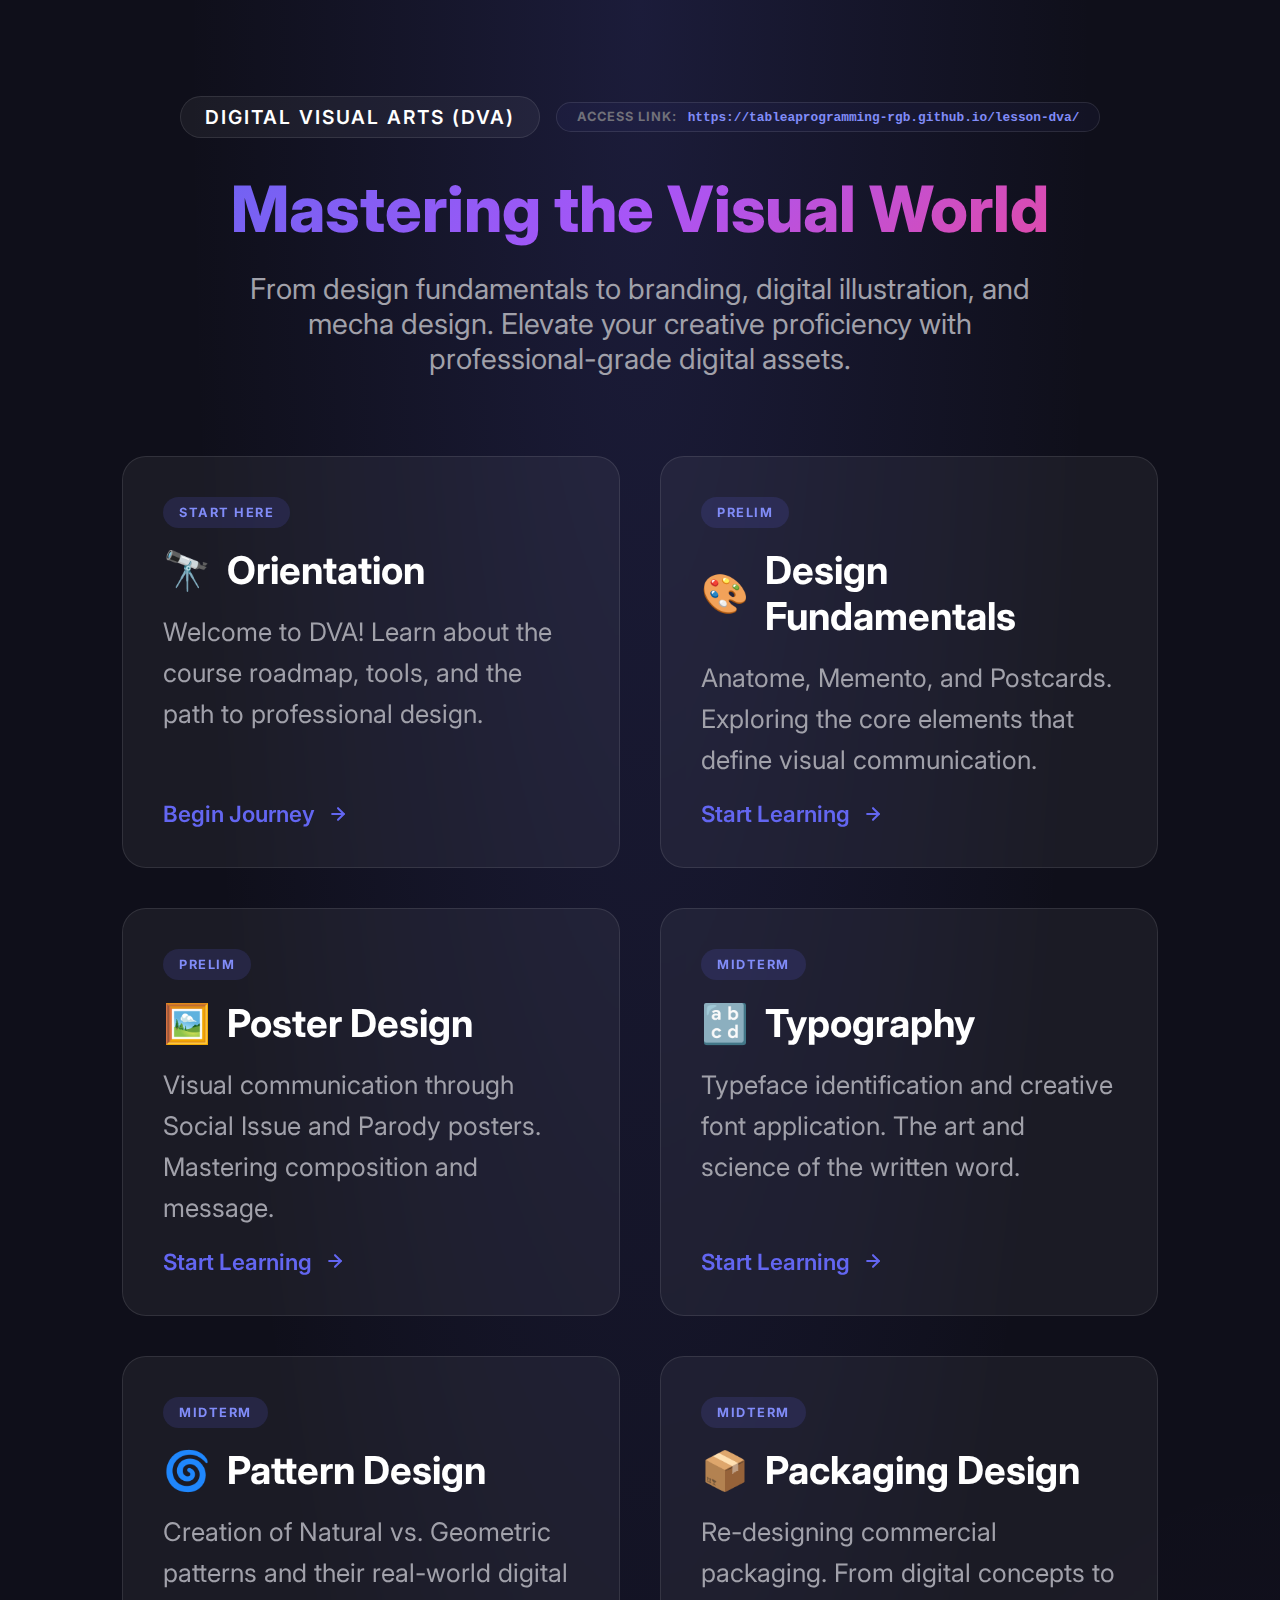
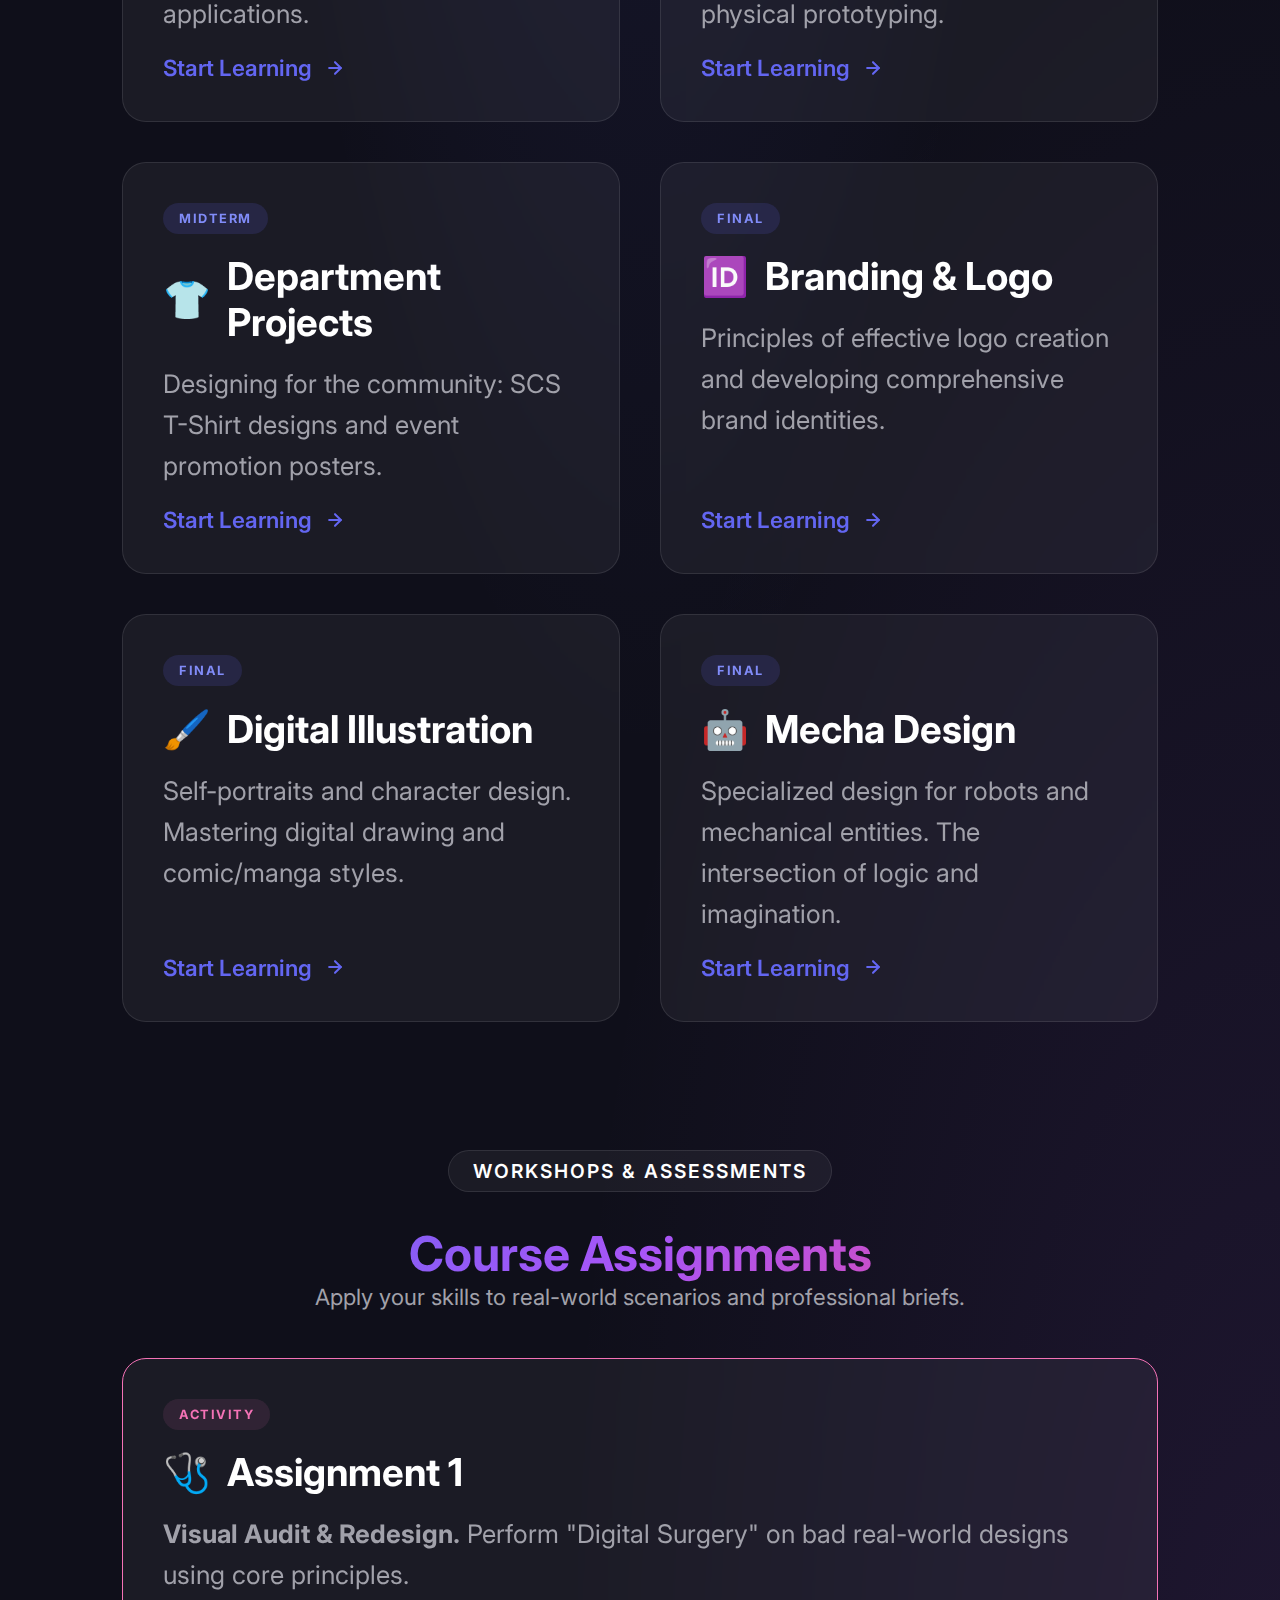
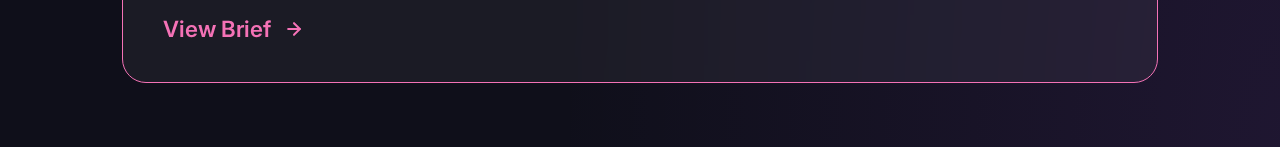
<file: index.html>
<!DOCTYPE html>
<html lang="en">

<head>
    <meta charset="UTF-8">
    <meta name="viewport" content="width=device-width, initial-scale=1.0">
    <title>Digital Visual Arts | Course Hub</title>
    <link rel="preconnect" href="https://fonts.googleapis.com">
    <link rel="preconnect" href="https://fonts.gstatic.com" crossorigin>
    <link href="https://fonts.googleapis.com/css2?family=Inter:wght@300;400;500;600;700;800&display=swap"
        rel="stylesheet">
    <link rel="stylesheet" href="assets/css/styles.css">
    <style>
        body {
            overflow: auto;
        }
    </style>
</head>

<body>
    <div class="home-container">
        <header class="home-header">
            <div style="display: flex; justify-content: center; align-items: center; gap: 1rem; flex-wrap: wrap;">
                <span class="tag" style="margin-bottom: 0;">Digital Visual Arts (DVA)</span>
                <div class="tag"
                    style="margin-bottom: 0; background: rgba(99, 102, 241, 0.05); border-color: var(--glass-border); font-size: 0.8rem; padding: 0.4rem 1.2rem; text-transform: lowercase; letter-spacing: 0;">
                    <span
                        style="color: var(--text-muted); margin-right: 0.5rem; text-transform: uppercase; font-weight: 700; letter-spacing: 1px;">Access
                        Link:</span>
                    <a href="https://tableaprogramming-rgb.github.io/lesson-dva/" target="_blank"
                        style="color: var(--primary-light); text-decoration: none; font-family: monospace;">https://tableaprogramming-rgb.github.io/lesson-dva/</a>
                </div>
            </div>
            <h1 class="gradient-text" style="margin-top: 2rem;">Mastering the Visual World</h1>
            <p class="course-description">From design fundamentals to branding, digital illustration, and mecha design.
                Elevate your creative proficiency with professional-grade digital assets.</p>
        </header>

        <div class="curriculum-grid">
            <!-- Module 0 -->
            <a href="module-0-orientation/orientation.html" class="module-card">
                <div class="module-status">Start Here</div>
                <h2><span>🔭</span> Orientation</h2>
                <p>Welcome to DVA! Learn about the course roadmap, tools, and the path to professional design.</p>
                <div class="module-footer">
                    Begin Journey
                    <svg width="20" height="20" viewBox="0 0 24 24" fill="none" stroke="currentColor" stroke-width="2.5"
                        stroke-linecap="round" stroke-linejoin="round">
                        <line x1="5" y1="12" x2="19" y2="12"></line>
                        <polyline points="12 5 19 12 12 19"></polyline>
                    </svg>
                </div>
            </a>

            <!-- Module 1 -->
            <a href="module-1-design-fundamentals/design-fundamentals.html" class="module-card">
                <div class="module-status">Prelim</div>
                <h2><span>🎨</span> Design Fundamentals</h2>
                <p>Anatome, Memento, and Postcards. Exploring the core elements that define visual communication.</p>
                <div class="module-footer">
                    Start Learning
                    <svg width="20" height="20" viewBox="0 0 24 24" fill="none" stroke="currentColor" stroke-width="2.5"
                        stroke-linecap="round" stroke-linejoin="round">
                        <line x1="5" y1="12" x2="19" y2="12"></line>
                        <polyline points="12 5 19 12 12 19"></polyline>
                    </svg>
                </div>
            </a>

            <!-- Module 2 -->
            <a href="module-2-poster-design/poster-design.html" class="module-card">
                <div class="module-status">Prelim</div>
                <h2><span>🖼️</span> Poster Design</h2>
                <p>Visual communication through Social Issue and Parody posters. Mastering composition and message.</p>
                <div class="module-footer">
                    Start Learning
                    <svg width="20" height="20" viewBox="0 0 24 24" fill="none" stroke="currentColor" stroke-width="2.5"
                        stroke-linecap="round" stroke-linejoin="round">
                        <line x1="5" y1="12" x2="19" y2="12"></line>
                        <polyline points="12 5 19 12 12 19"></polyline>
                    </svg>
                </div>
            </a>

            <!-- Module 3 -->
            <a href="module-3-typography/typography.html" class="module-card">
                <div class="module-status">Midterm</div>
                <h2><span>🔡</span> Typography</h2>
                <p>Typeface identification and creative font application. The art and science of the written word.</p>
                <div class="module-footer">
                    Start Learning
                    <svg width="20" height="20" viewBox="0 0 24 24" fill="none" stroke="currentColor" stroke-width="2.5"
                        stroke-linecap="round" stroke-linejoin="round">
                        <line x1="5" y1="12" x2="19" y2="12"></line>
                        <polyline points="12 5 19 12 12 19"></polyline>
                    </svg>
                </div>
            </a>

            <!-- Module 4 -->
            <a href="module-4-pattern-design/pattern-design.html" class="module-card">
                <div class="module-status">Midterm</div>
                <h2><span>🌀</span> Pattern Design</h2>
                <p>Creation of Natural vs. Geometric patterns and their real-world digital applications.</p>
                <div class="module-footer">
                    Start Learning
                    <svg width="20" height="20" viewBox="0 0 24 24" fill="none" stroke="currentColor" stroke-width="2.5"
                        stroke-linecap="round" stroke-linejoin="round">
                        <line x1="5" y1="12" x2="19" y2="12"></line>
                        <polyline points="12 5 19 12 12 19"></polyline>
                    </svg>
                </div>
            </a>

            <!-- Module 5 -->
            <a href="module-5-packaging-design/packaging-design.html" class="module-card">
                <div class="module-status">Midterm</div>
                <h2><span>📦</span> Packaging Design</h2>
                <p>Re-designing commercial packaging. From digital concepts to physical prototyping.</p>
                <div class="module-footer">
                    Start Learning
                    <svg width="20" height="20" viewBox="0 0 24 24" fill="none" stroke="currentColor" stroke-width="2.5"
                        stroke-linecap="round" stroke-linejoin="round">
                        <line x1="5" y1="12" x2="19" y2="12"></line>
                        <polyline points="12 5 19 12 12 19"></polyline>
                    </svg>
                </div>
            </a>

            <!-- Module 6 -->
            <a href="module-6-department-projects/department-projects.html" class="module-card">
                <div class="module-status">Midterm</div>
                <h2><span>👕</span> Department Projects</h2>
                <p>Designing for the community: SCS T-Shirt designs and event promotion posters.</p>
                <div class="module-footer">
                    Start Learning
                    <svg width="20" height="20" viewBox="0 0 24 24" fill="none" stroke="currentColor" stroke-width="2.5"
                        stroke-linecap="round" stroke-linejoin="round">
                        <line x1="5" y1="12" x2="19" y2="12"></line>
                        <polyline points="12 5 19 12 12 19"></polyline>
                    </svg>
                </div>
            </a>

            <!-- Module 7 -->
            <a href="module-7-branding-design/branding-design.html" class="module-card">
                <div class="module-status">Final</div>
                <h2><span>🆔</span> Branding & Logo</h2>
                <p>Principles of effective logo creation and developing comprehensive brand identities.</p>
                <div class="module-footer">
                    Start Learning
                    <svg width="20" height="20" viewBox="0 0 24 24" fill="none" stroke="currentColor" stroke-width="2.5"
                        stroke-linecap="round" stroke-linejoin="round">
                        <line x1="5" y1="12" x2="19" y2="12"></line>
                        <polyline points="12 5 19 12 12 19"></polyline>
                    </svg>
                </div>
            </a>

            <!-- Module 8 -->
            <a href="module-8-digital-illustration/digital-illustration.html" class="module-card">
                <div class="module-status">Final</div>
                <h2><span>🖌️</span> Digital Illustration</h2>
                <p>Self-portraits and character design. Mastering digital drawing and comic/manga styles.</p>
                <div class="module-footer">
                    Start Learning
                    <svg width="20" height="20" viewBox="0 0 24 24" fill="none" stroke="currentColor" stroke-width="2.5"
                        stroke-linecap="round" stroke-linejoin="round">
                        <line x1="5" y1="12" x2="19" y2="12"></line>
                        <polyline points="12 5 19 12 12 19"></polyline>
                    </svg>
                </div>
            </a>

            <!-- Module 9 -->
            <a href="module-9-mecha-design/mecha-design.html" class="module-card">
                <div class="module-status">Final</div>
                <h2><span>🤖</span> Mecha Design</h2>
                <p>Specialized design for robots and mechanical entities. The intersection of logic and imagination.</p>
                <div class="module-footer">
                    Start Learning
                    <svg width="20" height="20" viewBox="0 0 24 24" fill="none" stroke="currentColor" stroke-width="2.5"
                        stroke-linecap="round" stroke-linejoin="round">
                        <line x1="5" y1="12" x2="19" y2="12"></line>
                        <polyline points="12 5 19 12 12 19"></polyline>
                    </svg>
                </div>
            </a>
        </div>

        <section class="home-header" style="margin-top: 8rem; margin-bottom: 3rem;">
            <span class="tag">Workshops & Assessments</span>
            <h2 class="gradient-text" style="font-size: 3rem;">Course Assignments</h2>
            <p class="course-description" style="font-size: 1.4rem;">Apply your skills to real-world scenarios and
                professional briefs.</p>
        </section>

        <div class="curriculum-grid">
            <!-- Assignment 1 -->
            <a href="assignments/assignment-1/assignment-1.html" class="module-card"
                style="border-color: var(--accent);">
                <div class="module-status" style="color: var(--accent); background: rgba(244, 114, 182, 0.1);">Activity
                </div>
                <h2><span>🩺</span> Assignment 1</h2>
                <p><strong>Visual Audit & Redesign.</strong> Perform "Digital Surgery" on bad real-world designs using
                    core principles.</p>
                <div class="module-footer" style="color: var(--accent);">
                    View Brief
                    <svg width="20" height="20" viewBox="0 0 24 24" fill="none" stroke="currentColor" stroke-width="2.5"
                        stroke-linecap="round" stroke-linejoin="round">
                        <line x1="5" y1="12" x2="19" y2="12"></line>
                        <polyline points="12 5 19 12 12 19"></polyline>
                    </svg>
                </div>
            </a>
        </div>
    </div>
</body>

</html>
</file>
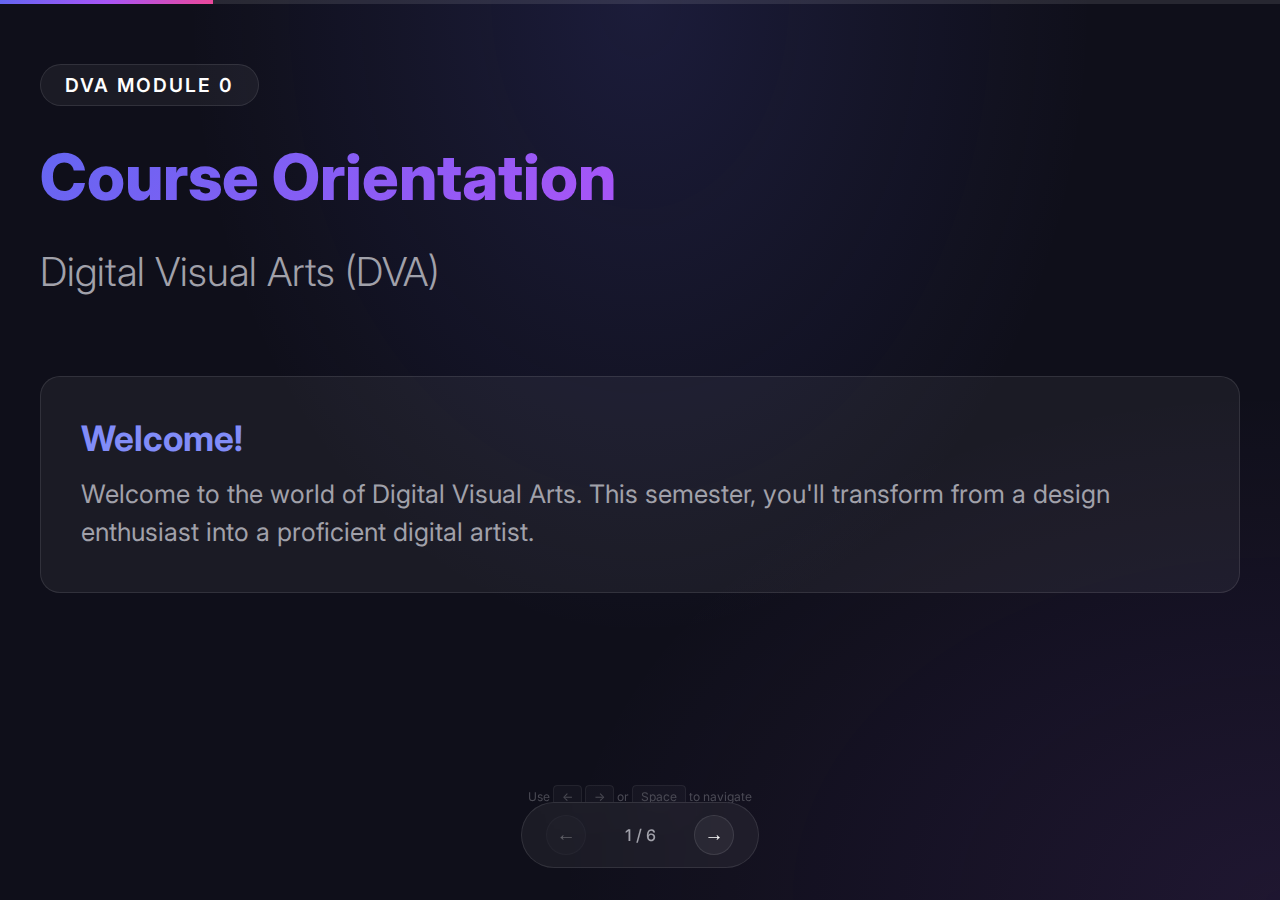
<file: module-0-orientation/orientation.html>
<!DOCTYPE html>
<html lang="en">

<head>
    <meta charset="UTF-8">
    <meta name="viewport" content="width=device-width, initial-scale=1.0">
    <title>Orientation | Digital Visual Arts</title>
    <link rel="preconnect" href="https://fonts.googleapis.com">
    <link rel="preconnect" href="https://fonts.gstatic.com" crossorigin>
    <link href="https://fonts.googleapis.com/css2?family=Inter:wght@300;400;500;600;700;800&display=swap"
        rel="stylesheet">
    <link rel="stylesheet" href="../assets/css/styles.css">
</head>

<body>
    <div class="progress-bar">
        <div class="progress-fill" id="progressFill"></div>
    </div>

    <div class="slides-container">
        <!-- Slide 1: Welcome -->
        <section class="slide title-slide">
            <div class="slide-content">
                <span class="tag">DVA Module 0</span>
                <h1 class="main-title gradient-text">Course Orientation</h1>
                <p class="subtitle">Digital Visual Arts (DVA)</p>
                <div class="grid-container" style="margin-top: 5rem;">
                    <div class="card">
                        <h3>Welcome!</h3>
                        <p>Welcome to the world of Digital Visual Arts. This semester, you'll transform from a design
                            enthusiast into a proficient digital artist.</p>
                    </div>
                </div>
            </div>
        </section>

        <!-- Slide 2: Course Overview -->
        <section class="slide">
            <div class="slide-content">
                <h2 class="main-title gradient-text">What is DVA?</h2>
                <p class="subtitle">Focus & Vision</p>
                <div class="grid-container">
                    <div class="card">
                        <h3>Proficiency</h3>
                        <p>Mastering tools and techniques for planning, designing, and producing digital assets.</p>
                    </div>
                    <div class="card">
                        <h3>Professionalism</h3>
                        <p>Creating professional-grade visuals that meet industry standards.</p>
                    </div>
                </div>
            </div>
        </section>

        <!-- Slide 3: Roadmap -->
        <section class="slide">
            <div class="slide-content">
                <h2 class="main-title gradient-text">The Semester Roadmap</h2>
                <div class="grid-container">
                    <div class="card">
                        <h3>Prelim</h3>
                        <ul>
                            <li>Fundamentals of Design</li>
                            <li>Poster Design Techniques</li>
                        </ul>
                    </div>
                    <div class="card">
                        <h3>Midterm</h3>
                        <ul>
                            <li>Typography & Patterns</li>
                            <li>Packaging Design</li>
                        </ul>
                    </div>
                    <div class="card">
                        <h3>Final</h3>
                        <ul>
                            <li>Branding & Logo Design</li>
                            <li>Digital Illustration & Mecha</li>
                        </ul>
                    </div>
                </div>
            </div>
        </section>

        <!-- Slide 4: Grading -->
        <section class="slide">
            <div class="slide-content">
                <h2 class="main-title gradient-text">Grading System</h2>
                <div class="grid-container">
                    <div class="card">
                        <h3>Class Standing (70%)</h3>
                        <ul>
                            <li>Formative Tasks & Quizzes (45%)</li>
                            <li>Performance Tasks (40%)</li>
                            <li>Forum & Attendance (15%)</li>
                        </ul>
                    </div>
                    <div class="card">
                        <h3>Term Exam (30%)</h3>
                        <p>Comprehensive examinations for each term phase.</p>
                    </div>
                </div>
            </div>
        </section>

        <!-- Slide 5: Required Tools -->
        <section class="slide">
            <div class="slide-content">
                <h2 class="main-title gradient-text">Your Toolkit</h2>
                <div class="grid-container">
                    <div class="card" style="grid-column: span 2;">
                        <h3>Software & Hardware</h3>
                        <p>We'll be using professional raster (Adobe Photoshop, Affinity Photo) and vector (Adobe
                            Illustrator, Affinity Designer) software on our computer workstations.</p>
                    </div>
                </div>
                <div class="grid-container" style="margin-top: 2rem;">
                    <div class="card">
                        <h3>The Final Outcome</h3>
                        <p>Your "Coffee Table Book" — a high-quality portfolio of your best work throughout the
                            semester.</p>
                    </div>
                </div>
            </div>
        </section>

        <!-- Slide 6: Getting Started -->
        <section class="slide">
            <div class="slide-content">
                <h2 class="main-title gradient-text">Ready to Begin?</h2>
                <div class="grid-container">
                    <div class="card">
                        <h3>Next Steps</h3>
                        <p>Make sure your workstation is ready. In the next module, we'll dive straight into the
                            <strong>Fundamentals of Design</strong>.
                        </p>
                    </div>
                </div>
                <div style="margin-top: 3rem; text-align: center;">
                    <a href="../index.html" class="tag" style="text-decoration: none;">Back to Hub</a>
                </div>
            </div>
        </section>
    </div>

    <!-- Navigation Hub -->
    <div class="slide-nav">
        <button class="nav-btn" id="prevBtn" aria-label="Previous Slide">←</button>
        <div class="slide-counter" id="slideCounter">1 / 6</div>
        <button class="nav-btn" id="nextBtn" aria-label="Next Slide">→</button>
    </div>

    <div class="keyboard-hint">Use <kbd>←</kbd> <kbd>→</kbd> or <kbd>Space</kbd> to navigate</div>

    <script src="../assets/js/script.js"></script>
</body>

</html>
</file>
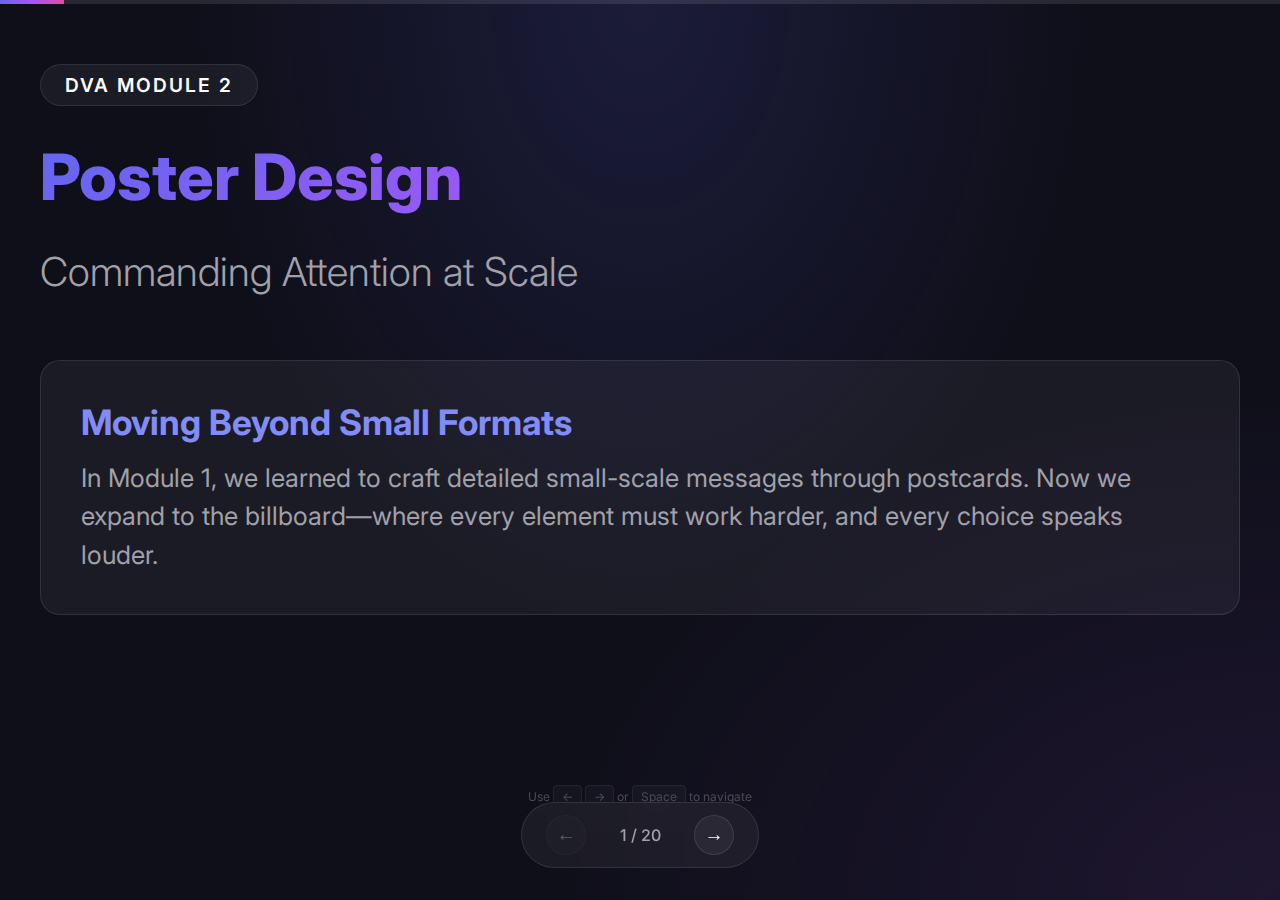
<file: module-2-poster-design/poster-design.html>
<!DOCTYPE html>
<html lang="en">

<head>
    <meta charset="UTF-8">
    <meta name="viewport" content="width=device-width, initial-scale=1.0">
    <title>Poster Design | Digital Visual Arts</title>
    <link rel="preconnect" href="https://fonts.googleapis.com">
    <link rel="preconnect" href="https://fonts.gstatic.com" crossorigin>
    <link href="https://fonts.googleapis.com/css2?family=Inter:wght@300;400;500;600;700;800&display=swap"
        rel="stylesheet">
    <link rel="stylesheet" href="../assets/css/styles.css">
</head>

<body>
    <div class="progress-bar">
        <div class="progress-fill" id="progressFill"></div>
    </div>

    <div class="slides-container">
        <!-- Slide 1: Title Slide -->
        <section class="slide title-slide">
            <div class="slide-content">
                <span class="tag">DVA Module 2</span>
                <h1 class="main-title gradient-text">Poster Design</h1>
                <p class="subtitle">Commanding Attention at Scale</p>
                <div class="grid-container" style="margin-top: 4rem;">
                    <div class="card">
                        <h3>Moving Beyond Small Formats</h3>
                        <p>In Module 1, we learned to craft detailed small-scale messages through postcards. Now we expand to the billboard—where every element must work harder, and every choice speaks louder.</p>
                    </div>
                </div>
            </div>
        </section>

        <!-- Slide 2: From Postcard to Poster -->
        <section class="slide">
            <div class="slide-content">
                <h2 class="main-title gradient-text">The Postcard vs. The Poster</h2>
                <p class="subtitle">A Shift in Scale & Strategy</p>
                <div class="grid-container">
                    <div class="card">
                        <h3>Postcard (Intimate)</h3>
                        <p>Held in the hand. Detailed, allows longer viewing time. Rich with information. The viewer chooses to engage.</p>
                        <ul style="font-size: 0.9rem; margin-top: 0.5rem;">
                            <li>Close-up details matter</li>
                            <li>Typography can be small</li>
                            <li>Dense composition OK</li>
                        </ul>
                    </div>
                    <div class="card">
                        <h3>Poster (Commanding)</h3>
                        <p>Seen from a distance. Bold, stripped to essentials. Impacts in seconds. The designer forces engagement.</p>
                        <ul style="font-size: 0.9rem; margin-top: 0.5rem;">
                            <li>Legible from 20+ feet away</li>
                            <li>Massive typography required</li>
                            <li>Generous negative space essential</li>
                        </ul>
                    </div>
                </div>
            </div>
        </section>

        <!-- Slide 3: The Power of Scale -->
        <section class="slide">
            <div class="slide-content">
                <h2 class="main-title gradient-text">The Grammar of Scale</h2>
                <p class="subtitle">Size Equals Importance & Urgency</p>
                <div class="grid-container">
                    <div class="card">
                        <h3>Hierarchy Through Size</h3>
                        <p>A poster has perhaps 2-3 seconds of attention. Use aggressive size differences to establish a clear "order of operations" for the viewer's eyes.</p>
                        <ul style="font-size: 0.9rem;">
                            <li><strong>Hero Element:</strong> 70%+ of the poster</li>
                            <li><strong>Supporting Text:</strong> 20%</li>
                            <li><strong>Fine Print:</strong> 10%</li>
                        </ul>
                    </div>
                    <div class="card">
                        <h3>Visual Example</h3>
                        <div style="height: 140px; border-radius: 8px; background: var(--glass-bg); padding: 15px; display: flex; flex-direction: column; justify-content: space-around;">
                            <div style="font-size: 2.5rem; font-weight: bold; color: var(--accent); line-height: 1;">HUGE</div>
                            <div style="font-size: 1.2rem; color: #fff; line-height: 1;">Supporting</div>
                            <div style="font-size: 0.7rem; color: var(--text-secondary);">Details here</div>
                        </div>
                        <p style="font-size: 0.8rem; margin-top: 1rem; color: var(--text-secondary);">Notice how the eye immediately lands on the dominant element.</p>
                    </div>
                </div>
            </div>
        </section>

        <!-- Slide 4: Social Issue Posters -->
        <section class="slide">
            <div class="slide-content">
                <h2 class="main-title gradient-text">The Social Issue Poster</h2>
                <p class="subtitle">Design as Activism</p>
                <div class="grid-container">
                    <div class="card">
                        <h3>Visual Advocacy</h3>
                        <p>A social issue poster isn't decoration—it's a voice. It must provoke thought, spark emotion, and call the viewer to act.</p>
                    </div>
                    <div class="card">
                        <h3>The Three Pillars</h3>
                        <ul>
                            <li><strong>Emotional Impact:</strong> Does it move the heart?</li>
                            <li><strong>Symbolic Clarity:</strong> Is the message unmistakable?</li>
                            <li><strong>Call to Action:</strong> What should they do?</li>
                        </ul>
                    </div>
                </div>
                <blockquote style="margin-top: 2rem;">
                    "Design activism is not about making designers feel good; it's about making audiences think deeper." — Bruce Mau
                </blockquote>
            </div>
        </section>

        <!-- Slide 5: Symbolic Minimalism -->
        <section class="slide">
            <div class="slide-content">
                <h2 class="main-title gradient-text">Less is More: Symbolic Minimalism</h2>
                <p class="subtitle">The Power of Reduction</p>
                <div class="grid-container">
                    <div class="card">
                        <h3>Why Simplify?</h3>
                        <p>A single, powerful image is more memorable than a cluttered scene. Think of iconic protest posters or health campaign visuals.</p>
                        <ul style="font-size: 0.9rem;">
                            <li>One bold icon > Many details</li>
                            <li>Strong color contrast > Muted palette</li>
                            <li>Negative space > Filled space</li>
                        </ul>
                    </div>
                    <div class="card">
                        <h3>Visual Principle</h3>
                        <div style="height: 100px; border-radius: 8px; background: var(--glass-bg); display: flex; align-items: center; justify-content: center; gap: 20px; margin-top: 0.5rem;">
                            <div style="width: 50px; height: 50px; background: var(--accent); border-radius: 50%; box-shadow: 0 0 20px var(--accent);"></div>
                            <div style="width: 30%; height: 2px; background: var(--primary);"></div>
                            <div style="font-size: 1.8rem; font-weight: bold; color: #fff;">!</div>
                        </div>
                        <p style="font-size: 0.8rem; margin-top: 1rem; color: var(--text-secondary);">Simple elements, maximum impact.</p>
                    </div>
                </div>
            </div>
        </section>

        <!-- Slide 6: Typography in Advocacy -->
        <section class="slide">
            <div class="slide-content">
                <h2 class="main-title gradient-text">Typography as Message</h2>
                <p class="subtitle">Fonts Carry Meaning</p>
                <div class="grid-container">
                    <div class="card">
                        <h3>Font Psychology</h3>
                        <p><strong>Serif Fonts:</strong> Traditional, authoritative (government health campaigns).</p>
                        <p><strong>Sans-Serif:</strong> Modern, clean, accessible (contemporary activism).</p>
                        <p><strong>Heavy/Bold:</strong> Urgency, strength (protest posters).</p>
                    </div>
                    <div class="card">
                        <h3>Real-World Choices</h3>
                        <ul>
                            <li>Climate poster → Bold, forward-leaning font</li>
                            <li>Equality campaign → Balanced, inclusive typeface</li>
                            <li>Emergency alert → High contrast, sans-serif</li>
                        </ul>
                    </div>
                </div>
            </div>
        </section>

        <!-- Slide 7: The Parody Poster -->
        <section class="slide">
            <div class="slide-content">
                <h2 class="main-title gradient-text">The Parody Poster</h2>
                <p class="subtitle">Creative Subversion Through Style</p>
                <div class="grid-container">
                    <div class="card">
                        <h3>What is Parody?</h3>
                        <p>Parody takes a famous visual style and reinterprets it with humor, irony, or commentary. A parody poster demonstrates mastery of someone else's design language—then breaks the rules intentionally.</p>
                    </div>
                    <div class="card">
                        <h3>The Process</h3>
                        <ul>
                            <li><strong>Analyze:</strong> Study the original's colors, fonts, layout</li>
                            <li><strong>Mimic:</strong> Recreate the visual DNA convincingly</li>
                            <li><strong>Subvert:</strong> Change the message to surprise/amuse</li>
                        </ul>
                    </div>
                </div>
            </div>
        </section>

        <!-- Slide 8: Visual Identity Mimicry -->
        <section class="slide">
            <div class="slide-content">
                <h2 class="main-title gradient-text">Style Mimicry: The Details Matter</h2>
                <p class="subtitle">Reverse-Engineering a Visual Identity</p>
                <div class="grid-container">
                    <div class="card">
                        <h3>What to Study</h3>
                        <ul>
                            <li><strong>Color Palette:</strong> Which colors define the brand?</li>
                            <li><strong>Typography:</strong> Which fonts appear where?</li>
                            <li><strong>Layout Grid:</strong> How are elements positioned?</li>
                            <li><strong>Photography Style:</strong> What mood do images convey?</li>
                            <li><strong>Graphic Elements:</strong> Icons, lines, borders, textures?</li>
                        </ul>
                    </div>
                    <div class="card">
                        <h3>Recognition Factor</h3>
                        <p>The parody only works if viewers instantly recognize the original style. Get these details right, and your twist lands perfectly.</p>
                    </div>
                </div>
            </div>
        </section>

        <!-- Slide 9: Humor in Design -->
        <section class="slide">
            <div class="slide-content">
                <h2 class="main-title gradient-text">The Art of Visual Humor</h2>
                <p class="subtitle">Satire, Irony & Visual Puns</p>
                <div class="grid-container">
                    <div class="card">
                        <h3>Types of Humor</h3>
                        <ul>
                            <li><strong>Situational:</strong> Changing context (movie poster becomes anti-war poster)</li>
                            <li><strong>Visual Puns:</strong> Clever wordplay or image mashups</li>
                            <li><strong>Exaggeration:</strong> Pushing elements to absurd levels</li>
                            <li><strong>Unexpected Twist:</strong> Subverting expectations</li>
                        </ul>
                    </div>
                    <div class="card">
                        <h3>Timing is Everything</h3>
                        <p>In print, humor relies on the viewer "getting it." The best parodies have a moment of recognition followed by a laugh.</p>
                    </div>
                </div>
            </div>
        </section>

        <!-- Slide 10: Poster Composition Principles -->
        <section class="slide">
            <div class="slide-content">
                <h2 class="main-title gradient-text">Composition: The Poster Layout</h2>
                <p class="subtitle">Structure for Impact</p>
                <div class="grid-container">
                    <div class="card">
                        <h3>Key Compositional Choices</h3>
                        <ul>
                            <li><strong>Focal Point:</strong> Where do the eyes land first?</li>
                            <li><strong>Flow:</strong> How do eyes move through the design?</li>
                            <li><strong>Balance:</strong> Symmetrical (formal) or asymmetrical (dynamic)?</li>
                            <li><strong>Breathing Room:</strong> Where is the negative space?</li>
                        </ul>
                    </div>
                    <div class="card">
                        <h3>Common Layouts</h3>
                        <ul>
                            <li><strong>Centered:</strong> Hero image in middle, text around</li>
                            <li><strong>Rule of Thirds:</strong> Subject positioned off-center</li>
                            <li><strong>Full-Bleed:</strong> Image extends to edges</li>
                            <li><strong>Text-Heavy:</strong> Typography as the design</li>
                        </ul>
                    </div>
                </div>
            </div>
        </section>

        <!-- Slide 11: Balance in Large Format -->
        <section class="slide">
            <div class="slide-content">
                <h2 class="main-title gradient-text">Symmetry vs. Asymmetry at Scale</h2>
                <p class="subtitle">Creating Stability or Energy</p>
                <div class="grid-container">
                    <div class="card">
                        <h3>Symmetrical Balance</h3>
                        <p>Equal distribution on both sides. Feels formal, official, and stable—ideal for government campaigns or official announcements.</p>
                    </div>
                    <div class="card">
                        <h3>Asymmetrical Balance</h3>
                        <p>Different visual weights that still feel balanced. Feels modern, dynamic, and intentional—great for cultural events or youth-focused campaigns.</p>
                    </div>
                </div>
                <div class="grid-container" style="margin-top: 2rem;">
                    <div class="card" style="grid-column: span 2;">
                        <div style="display: grid; grid-template-columns: 1fr 1fr; gap: 20px; height: 100px;">
                            <div style="background: var(--glass-bg); border-radius: 8px; display: flex; align-items: center; justify-content: space-around;">
                                <div style="width: 30px; height: 30px; background: var(--primary); border-radius: 50%;"></div>
                                <div style="width: 30px; height: 30px; background: var(--primary); border-radius: 50%;"></div>
                            </div>
                            <div style="background: var(--glass-bg); border-radius: 8px; display: flex; align-items: center;">
                                <div style="width: 20px; height: 20px; background: var(--primary); border-radius: 50%; margin-left: 20px;"></div>
                                <div style="width: 40px; height: 40px; background: var(--accent); border-radius: 50%; margin-left: 40px;"></div>
                            </div>
                        </div>
                        <p style="font-size: 0.8rem; margin-top: 1rem; text-align: center; color: var(--text-secondary);">Left: Symmetrical (stable). Right: Asymmetrical (dynamic).</p>
                    </div>
                </div>
            </div>
        </section>

        <!-- Slide 12: Negative Space -->
        <section class="slide">
            <div class="slide-content">
                <h2 class="main-title gradient-text">Negative Space: The Silent Design Element</h2>
                <p class="subtitle">What You Don't Show Matters</p>
                <div class="grid-container">
                    <div class="card">
                        <h3>Why Leave it Empty?</h3>
                        <p>Empty space gives the eye a place to rest and forces focus on the primary element. In posters, generous negative space = clarity and elegance.</p>
                    </div>
                    <div class="card">
                        <h3>Strategic Emptiness</h3>
                        <ul>
                            <li>Draws attention to focal point</li>
                            <li>Creates sophistication</li>
                            <li>Improves readability</li>
                            <li>Makes bold statements</li>
                        </ul>
                    </div>
                </div>
                <div style="margin-top: 2rem; background: var(--glass-bg); height: 100px; border-radius: 8px; display: flex; align-items: center; justify-content: center; position: relative;">
                    <div style="width: 60px; height: 60px; background: var(--accent); border-radius: 50%; box-shadow: 0 0 15px var(--accent);"></div>
                    <p style="position: absolute; bottom: -25px; left: 50%; transform: translateX(-50%); font-size: 0.8rem; color: var(--text-secondary);">Notice how this element dominates the empty space.</p>
                </div>
            </div>
        </section>

        <!-- Slide 13: Color Psychology in Posters -->
        <section class="slide">
            <div class="slide-content">
                <h2 class="main-title gradient-text">Color as Emotional Language</h2>
                <p class="subtitle">Choosing Your Palette</p>
                <div class="grid-container">
                    <div class="card">
                        <h3>Color & Emotion</h3>
                        <ul>
                            <li><strong>Red:</strong> Urgency, passion, danger</li>
                            <li><strong>Blue:</strong> Trust, calm, authority</li>
                            <li><strong>Yellow:</strong> Optimism, energy, caution</li>
                            <li><strong>Green:</strong> Nature, growth, health</li>
                            <li><strong>Purple:</strong> Luxury, creativity, mystery</li>
                        </ul>
                    </div>
                    <div class="card">
                        <h3>Poster Strategy</h3>
                        <p>Choose 1-3 dominant colors. Limit palettes for impact. High contrast between foreground and background ensures readability from afar.</p>
                    </div>
                </div>
                <div style="margin-top: 2rem; display: flex; gap: 8px; height: 50px; border-radius: 8px; overflow: hidden;">
                    <div style="flex: 1; background: #FF4444;"></div>
                    <div style="flex: 1; background: #FFD700;"></div>
                    <div style="flex: 1; background: #2E5090;"></div>
                    <div style="flex: 1; background: #FF6B9D;"></div>
                </div>
            </div>
        </section>

        <!-- Slide 14: Creating a Focal Point -->
        <section class="slide">
            <div class="slide-content">
                <h2 class="main-title gradient-text">Emphasis: The Focal Point</h2>
                <p class="subtitle">Where the Eye Must Land</p>
                <div class="grid-container">
                    <div class="card">
                        <h3>Techniques for Emphasis</h3>
                        <ul>
                            <li><strong>Size:</strong> Make it massive</li>
                            <li><strong>Isolation:</strong> Surround with negative space</li>
                            <li><strong>Color:</strong> Use contrasting color</li>
                            <li><strong>Position:</strong> Place in power positions (center, upper third)</li>
                            <li><strong>Sharpness:</strong> Keep focal point in focus; blur surroundings</li>
                        </ul>
                    </div>
                    <div class="card">
                        <h3>The 3-Second Rule</h3>
                        <p>If a passerby has 3 seconds to see your poster, will they immediately understand what's most important?</p>
                    </div>
                </div>
            </div>
        </section>

        <!-- Slide 15: Typography Size & Legibility -->
        <section class="slide">
            <div class="slide-content">
                <h2 class="main-title gradient-text">Typography at Scale</h2>
                <p class="subtitle">Readability from a Distance</p>
                <div class="grid-container">
                    <div class="card">
                        <h3>Size Guidelines</h3>
                        <p>For a standard 18"x24" poster viewed from 10 feet:</p>
                        <ul style="font-size: 0.9rem;">
                            <li><strong>Headlines:</strong> Minimum 72-96pt</li>
                            <li><strong>Body text:</strong> 24-36pt (minimal)</li>
                            <li><strong>Fine print:</strong> 12-18pt</li>
                        </ul>
                    </div>
                    <div class="card">
                        <h3>Font Weight Matters</h3>
                        <p>Bold or Extra-Bold weights ensure legibility at distance. Thin or light weights disappear—avoid them for main text.</p>
                    </div>
                </div>
            </div>
        </section>

        <!-- Slide 16: Real-World Poster Anatomy -->
        <section class="slide">
            <div class="slide-content">
                <h2 class="main-title gradient-text">Poster Format & Specs</h2>
                <p class="subtitle">Understanding the Medium</p>
                <div class="grid-container">
                    <div class="card">
                        <h3>Common Sizes</h3>
                        <ul style="font-size: 0.9rem;">
                            <li><strong>11" × 17":</strong> Standard (flyers)</li>
                            <li><strong>18" × 24":</strong> Most common (events, campaigns)</li>
                            <li><strong>27" × 40":</strong> Movie-size (large venues)</li>
                            <li><strong>Billboard:</strong> 10' × 14' (extreme scale)</li>
                        </ul>
                    </div>
                    <div class="card">
                        <h3>Orientation Choices</h3>
                        <ul>
                            <li><strong>Portrait:</strong> Tall, vertical (good for text-heavy)</li>
                            <li><strong>Landscape:</strong> Wide, horizontal (good for imagery)</li>
                        </ul>
                    </div>
                </div>
            </div>
        </section>

        <!-- Slide 17: From Concept to Execution -->
        <section class="slide">
            <div class="slide-content">
                <h2 class="main-title gradient-text">The Design Process</h2>
                <p class="subtitle">From Idea to Final Poster</p>
                <div class="grid-container">
                    <div class="card">
                        <h3>Step 1: Concept</h3>
                        <p>What is your message? Who is your audience? What emotion should it evoke?</p>
                    </div>
                    <div class="card">
                        <h3>Step 2: Sketch</h3>
                        <p>Rough out 5-10 layout ideas. Don't worry about perfection—explore possibilities.</p>
                    </div>
                </div>
                <div class="grid-container" style="margin-top: 1rem;">
                    <div class="card">
                        <h3>Step 3: Refine</h3>
                        <p>Choose the strongest concept. Build it digitally. Test colors, fonts, hierarchy.</p>
                    </div>
                    <div class="card">
                        <h3>Step 4: Test</h3>
                        <p>View from a distance. Does it work from 20 feet away? Can someone understand it in 3 seconds?</p>
                    </div>
                </div>
            </div>
        </section>

        <!-- Slide 18: Performance Tasks -->
        <section class="slide">
            <div class="slide-content">
                <h2 class="main-title gradient-text">Your Poster Tasks</h2>
                <div class="grid-container">
                    <div class="card">
                        <h3>Task 1: Social Issue Poster</h3>
                        <p>Design a poster advocating for a social issue you care about. Use symbolic imagery, bold typography, and clear hierarchy.</p>
                        <ul style="font-size: 0.8rem; margin-top: 0.5rem;">
                            <li>Minimum 18"x24"</li>
                            <li>Single focal point</li>
                            <li>Readable from 15+ feet</li>
                        </ul>
                    </div>
                    <div class="card">
                        <h3>Task 2: Parody Poster</h3>
                        <p>Create a parody of a famous movie, game, or media poster. Mimic the original style perfectly, then subvert the message.</p>
                        <ul style="font-size: 0.8rem; margin-top: 0.5rem;">
                            <li>Original must be recognizable</li>
                            <li>Twist should be clever/humorous</li>
                            <li>Same dimensions as Task 1</li>
                        </ul>
                    </div>
                </div>
            </div>
        </section>

        <!-- Slide 19: The Prelim Outcome -->
        <section class="slide">
            <div class="slide-content">
                <h2 class="main-title gradient-text">Prelim Outcome: Digital Brochure</h2>
                <p class="subtitle">Compiling Your Work</p>
                <div class="grid-container">
                    <div class="card">
                        <h3>What is the Brochure?</h3>
                        <p>A curated collection of all your work from Modules 1 and 2. This becomes the first major section of your semester-long portfolio.</p>
                    </div>
                    <div class="card">
                        <h3>What to Include</h3>
                        <ul>
                            <li>Module 1 designs (Anatome, Memento, Postcards)</li>
                            <li>Module 2 designs (Advocacy, Parody posters)</li>
                            <li>Brief artist's statement for each work</li>
                            <li>Professional layout & presentation</li>
                        </ul>
                    </div>
                </div>
                <blockquote style="margin-top: 2rem;">
                    "Your work is a conversation between you and the world. Make it speak clearly." — Paula Scher, Pentagram
                </blockquote>
            </div>
        </section>

        <!-- Slide 20: Summary & Next Steps -->
        <section class="slide">
            <div class="slide-content">
                <h2 class="main-title gradient-text">Concluding the Prelim Phase</h2>
                <div class="grid-container">
                    <div class="card">
                        <h3>What You've Learned</h3>
                        <ul>
                            <li>Design elements and principles (Module 1)</li>
                            <li>Scale, hierarchy, and composition (Module 2)</li>
                            <li>How to advocate with design</li>
                            <li>How to analyze and mimic visual styles</li>
                        </ul>
                    </div>
                    <div class="card">
                        <h3>Moving Forward</h3>
                        <p>With strong foundations in place, we shift focus to the <strong>Midterm phase</strong>. Next stop: <strong>Module 3: Typography</strong>—where we zoom in on the details that make great communication possible.</p>
                    </div>
                </div>
                <div style="margin-top: 3rem; text-align: center;">
                    <a href="../index.html" class="tag" style="text-decoration: none;">Back to Hub</a>
                </div>
            </div>
        </section>
    </div>

    <!-- Navigation Hub -->
    <div class="slide-nav">
        <button class="nav-btn" id="prevBtn" aria-label="Previous Slide">←</button>
        <div class="slide-counter" id="slideCounter">1 / 20</div>
        <button class="nav-btn" id="nextBtn" aria-label="Next Slide">→</button>
    </div>

    <div class="keyboard-hint">Use <kbd>←</kbd> <kbd>→</kbd> or <kbd>Space</kbd> to navigate</div>

    <script src="../assets/js/script.js"></script>
</body>

</html>
</file>
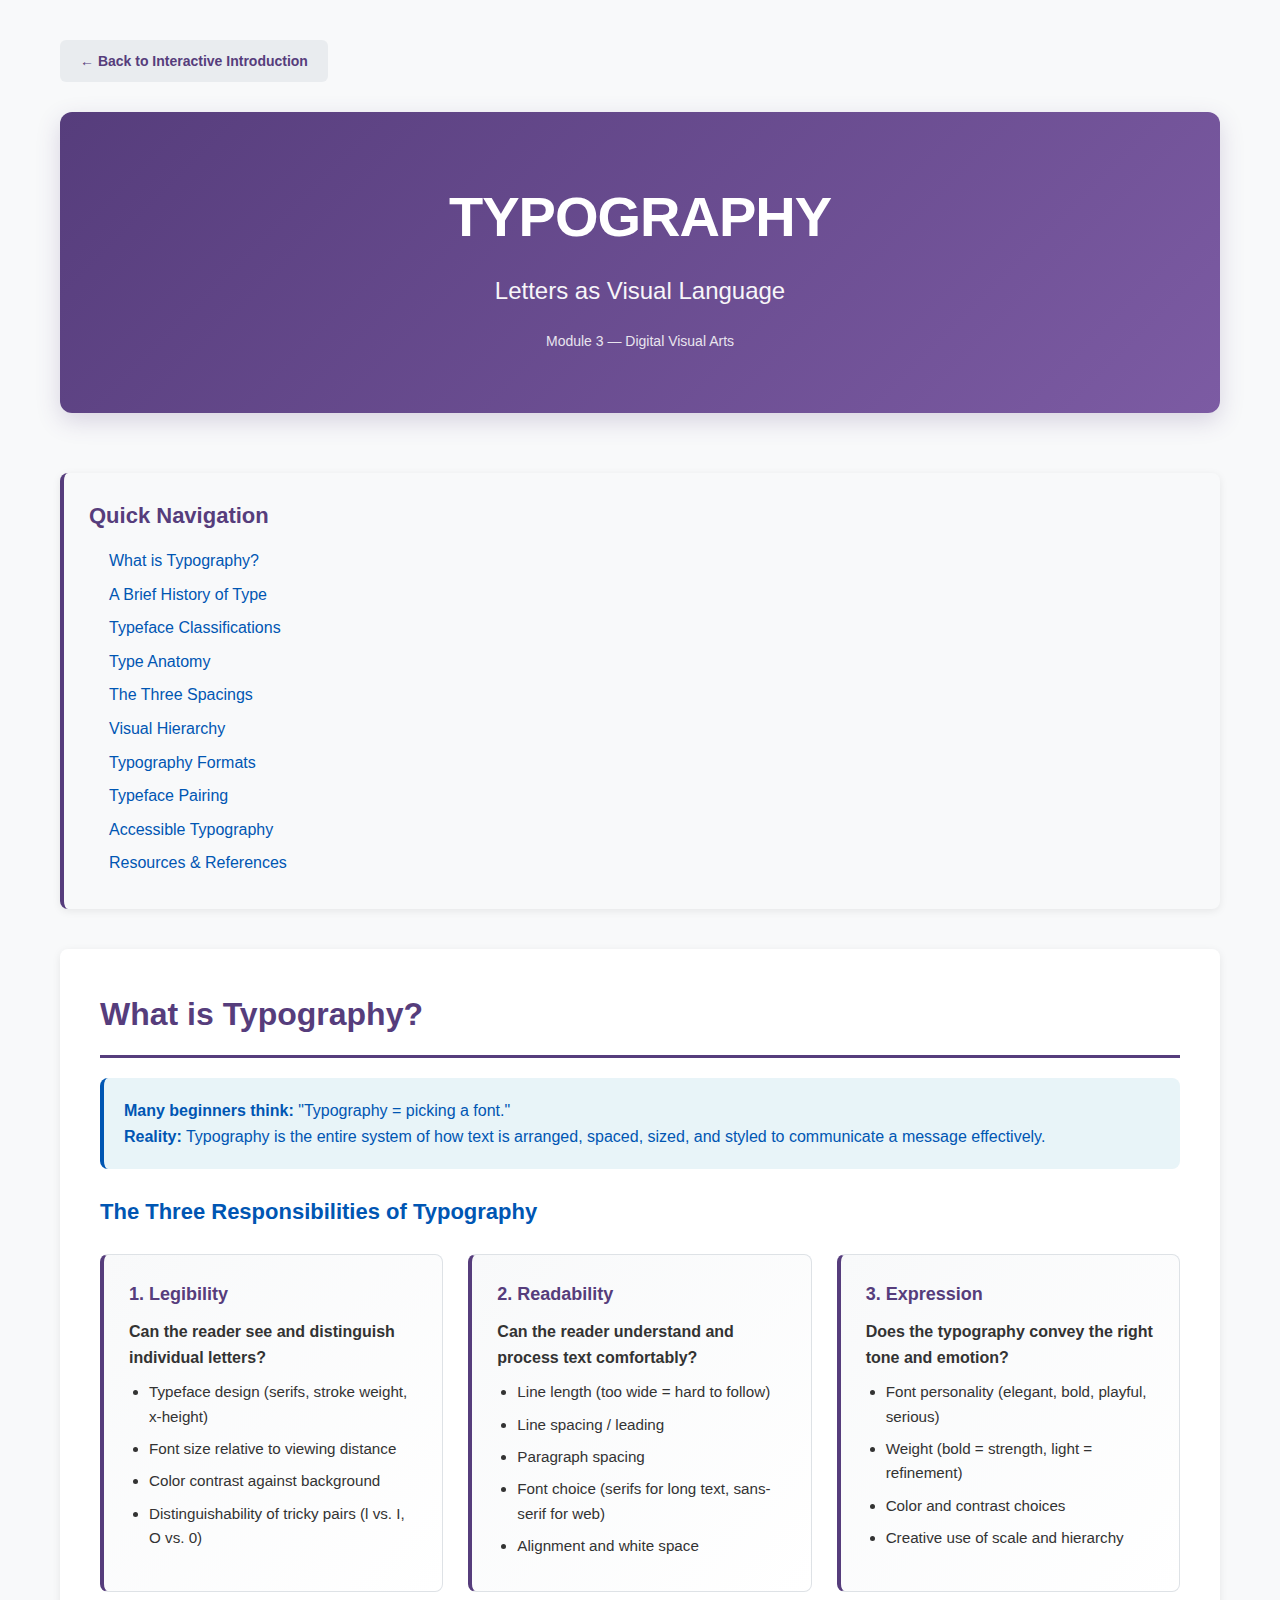
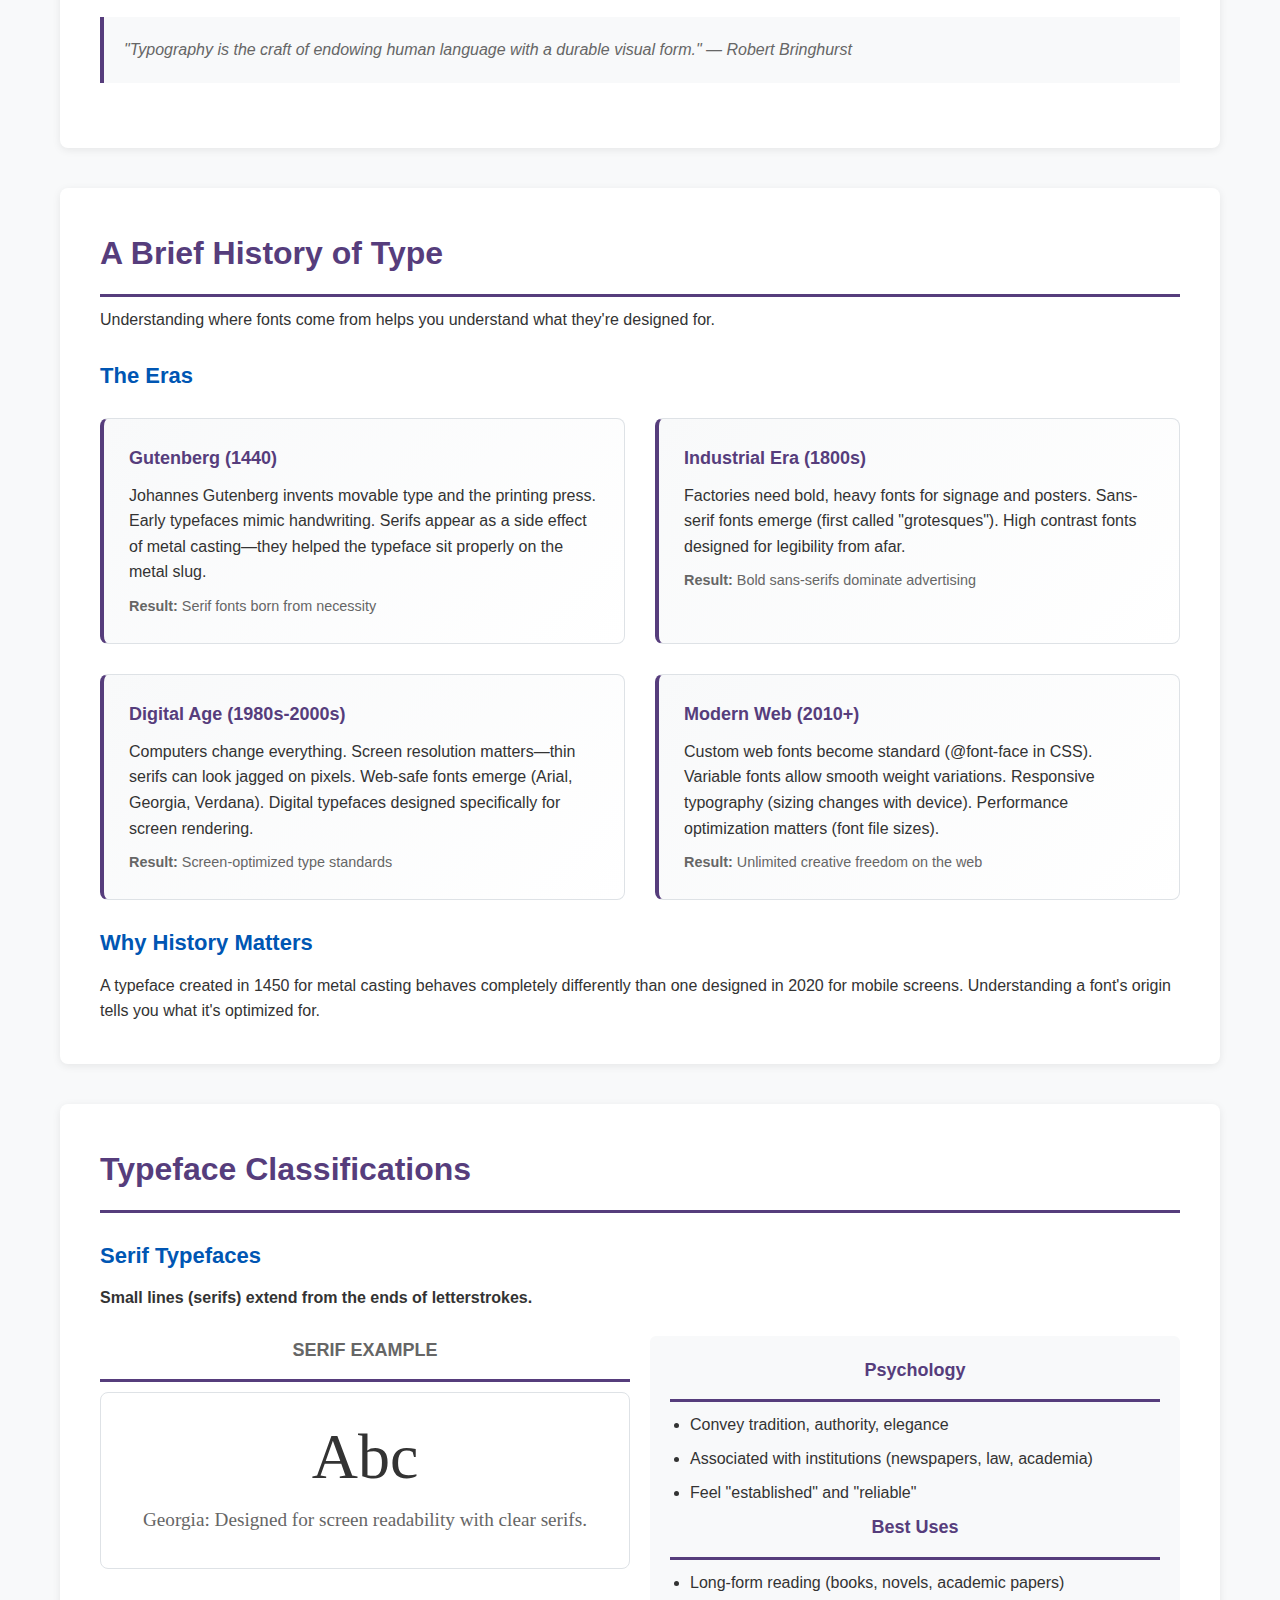
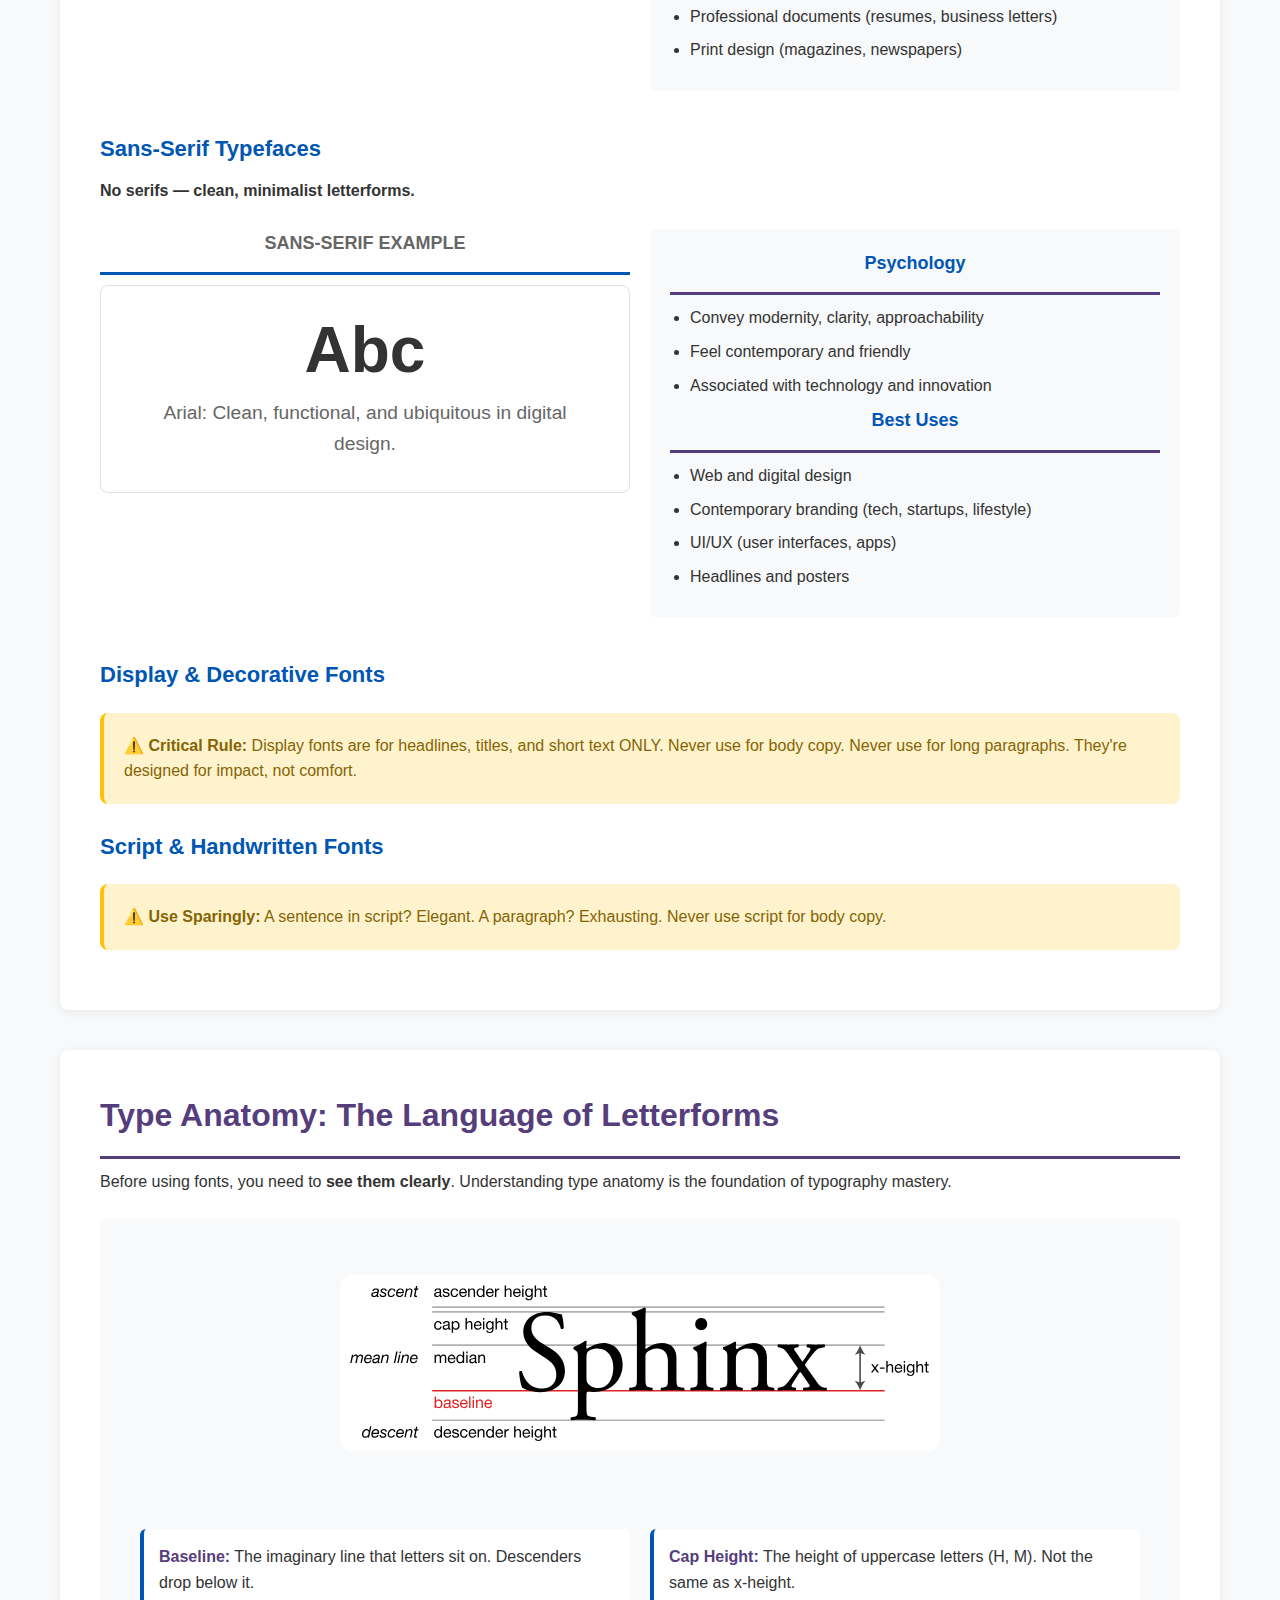
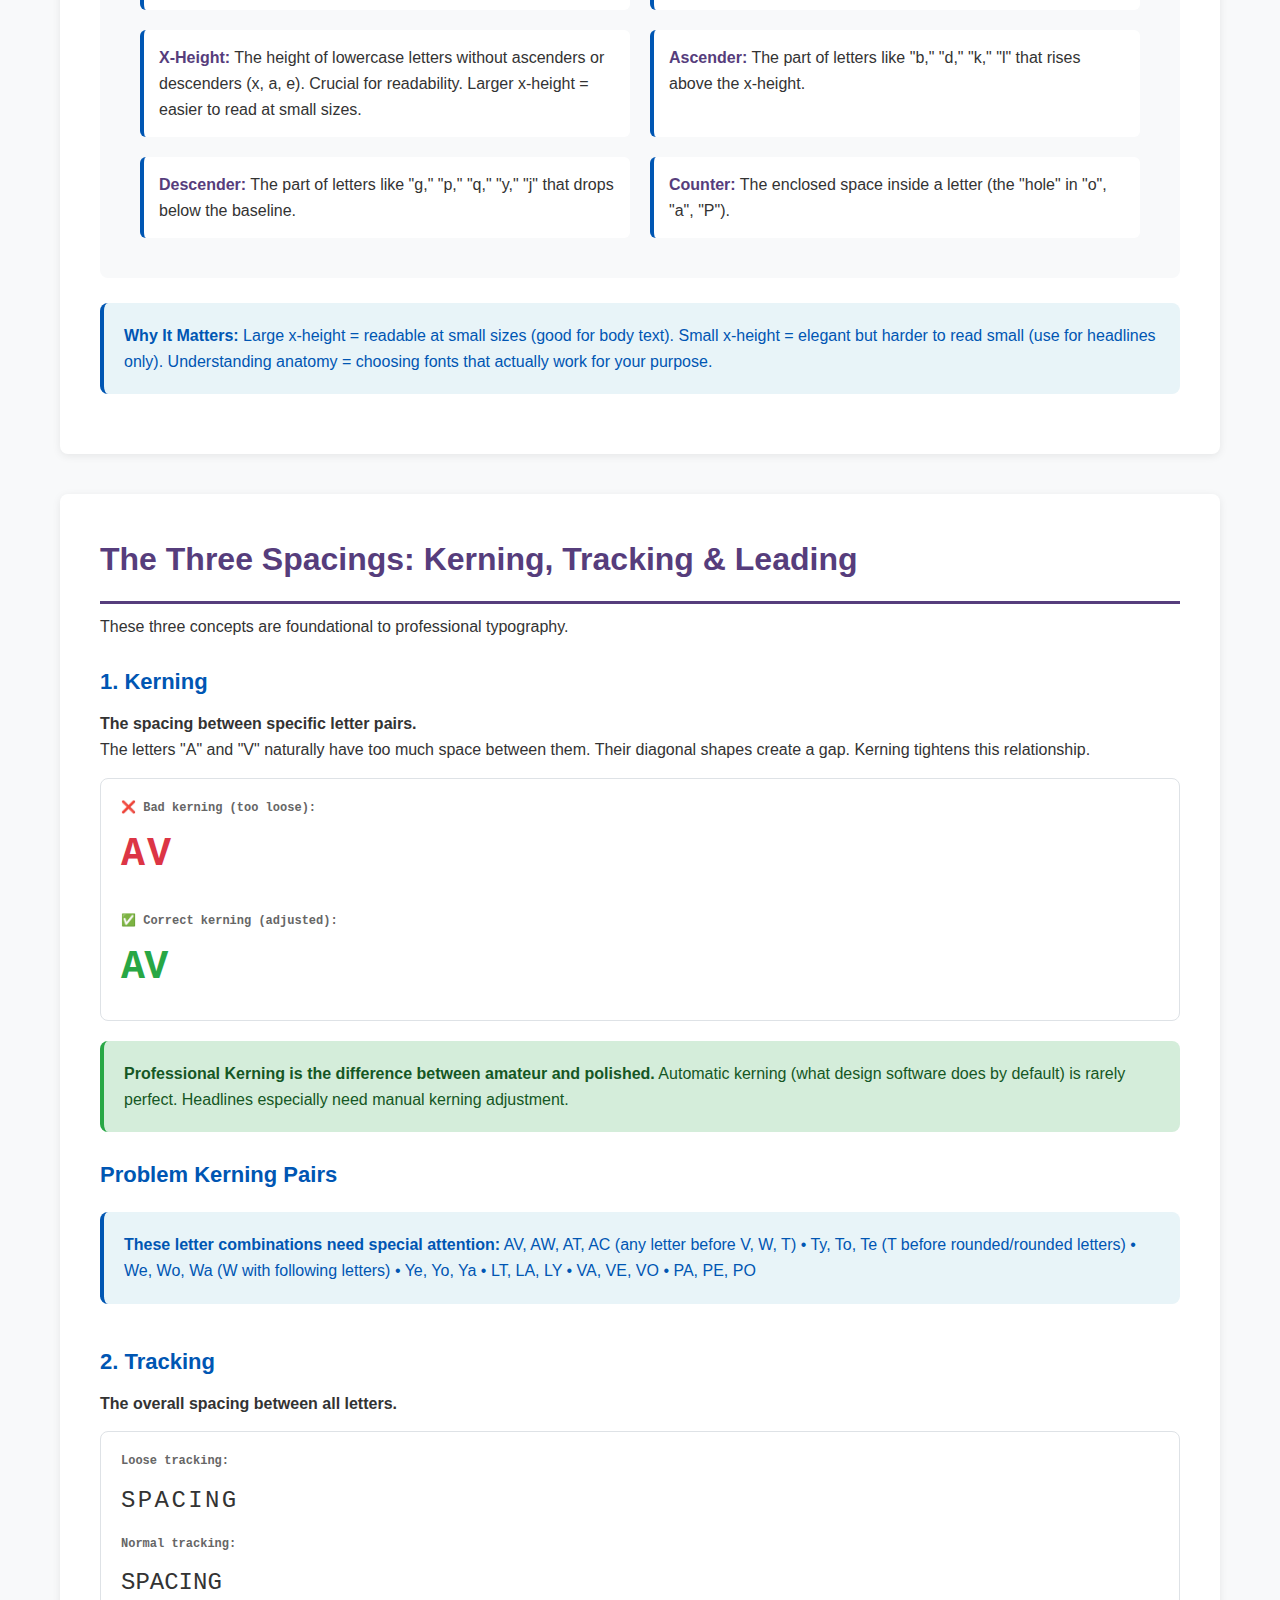
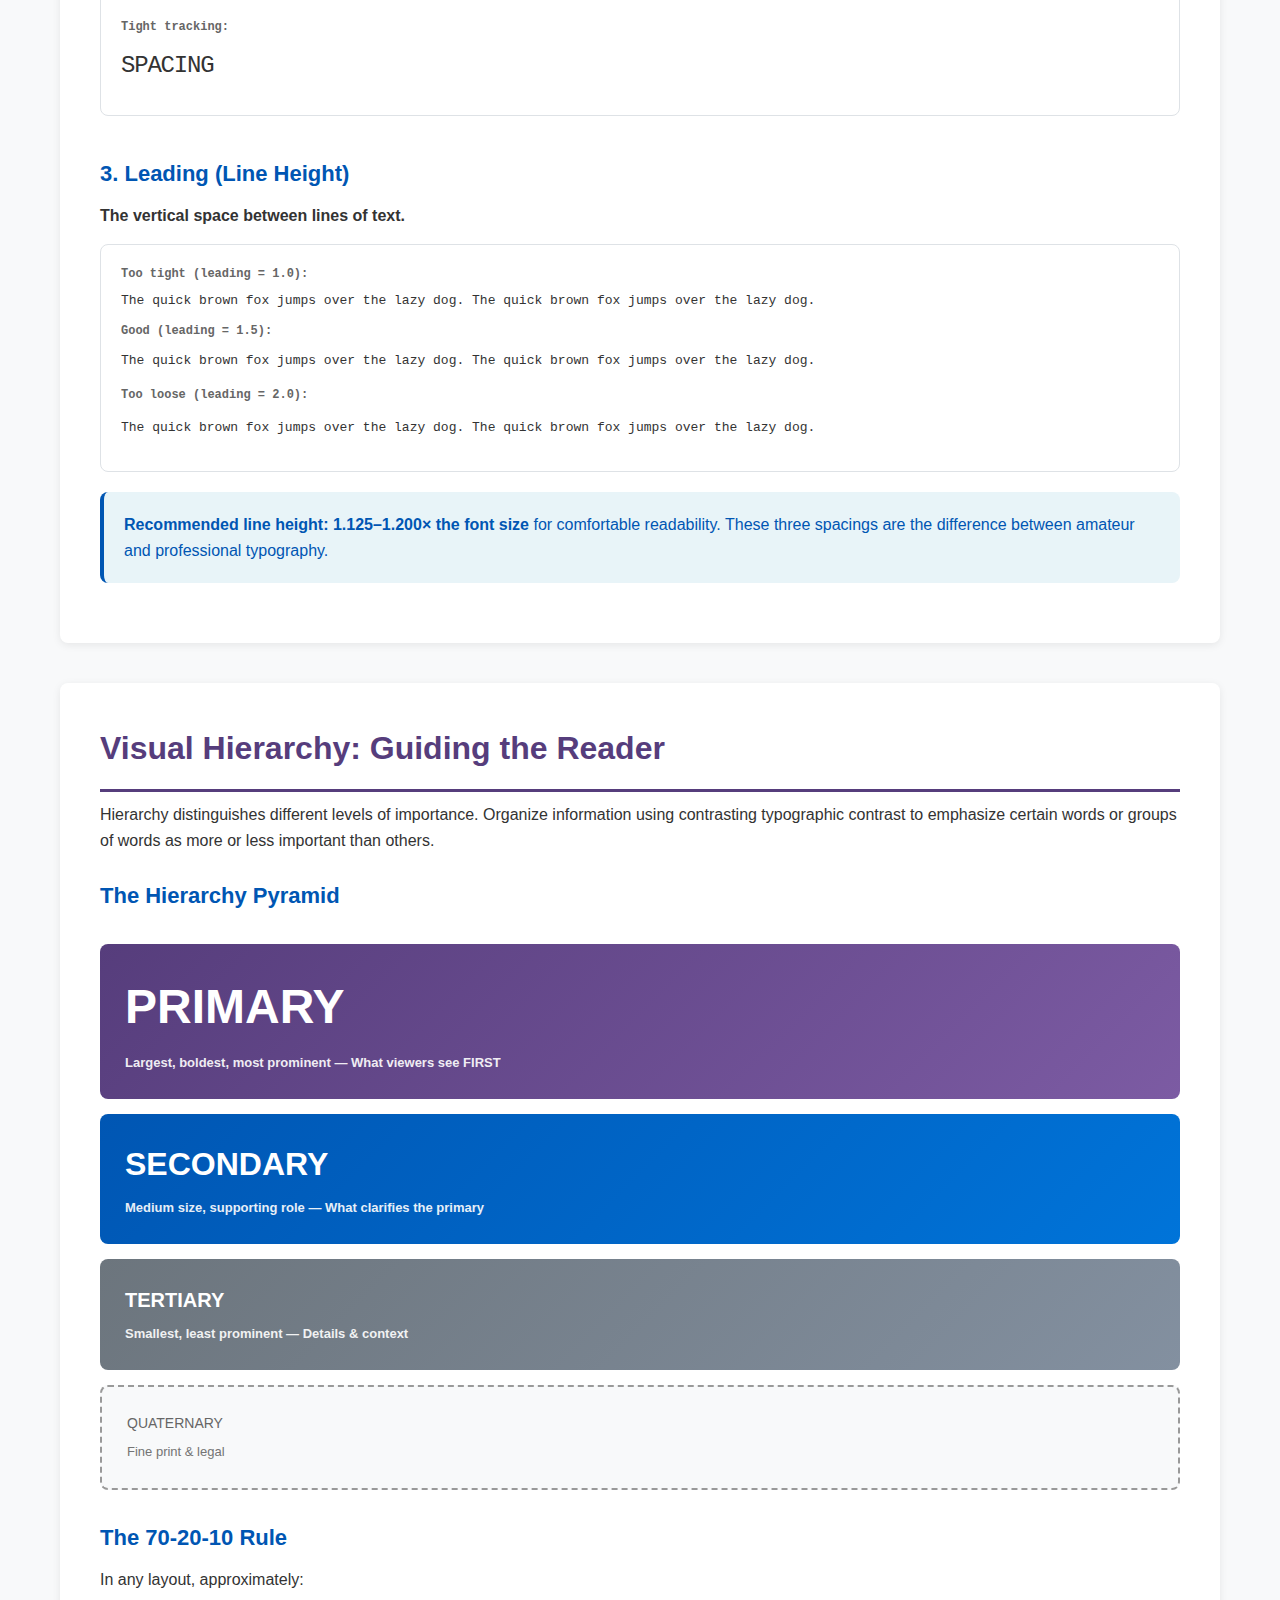
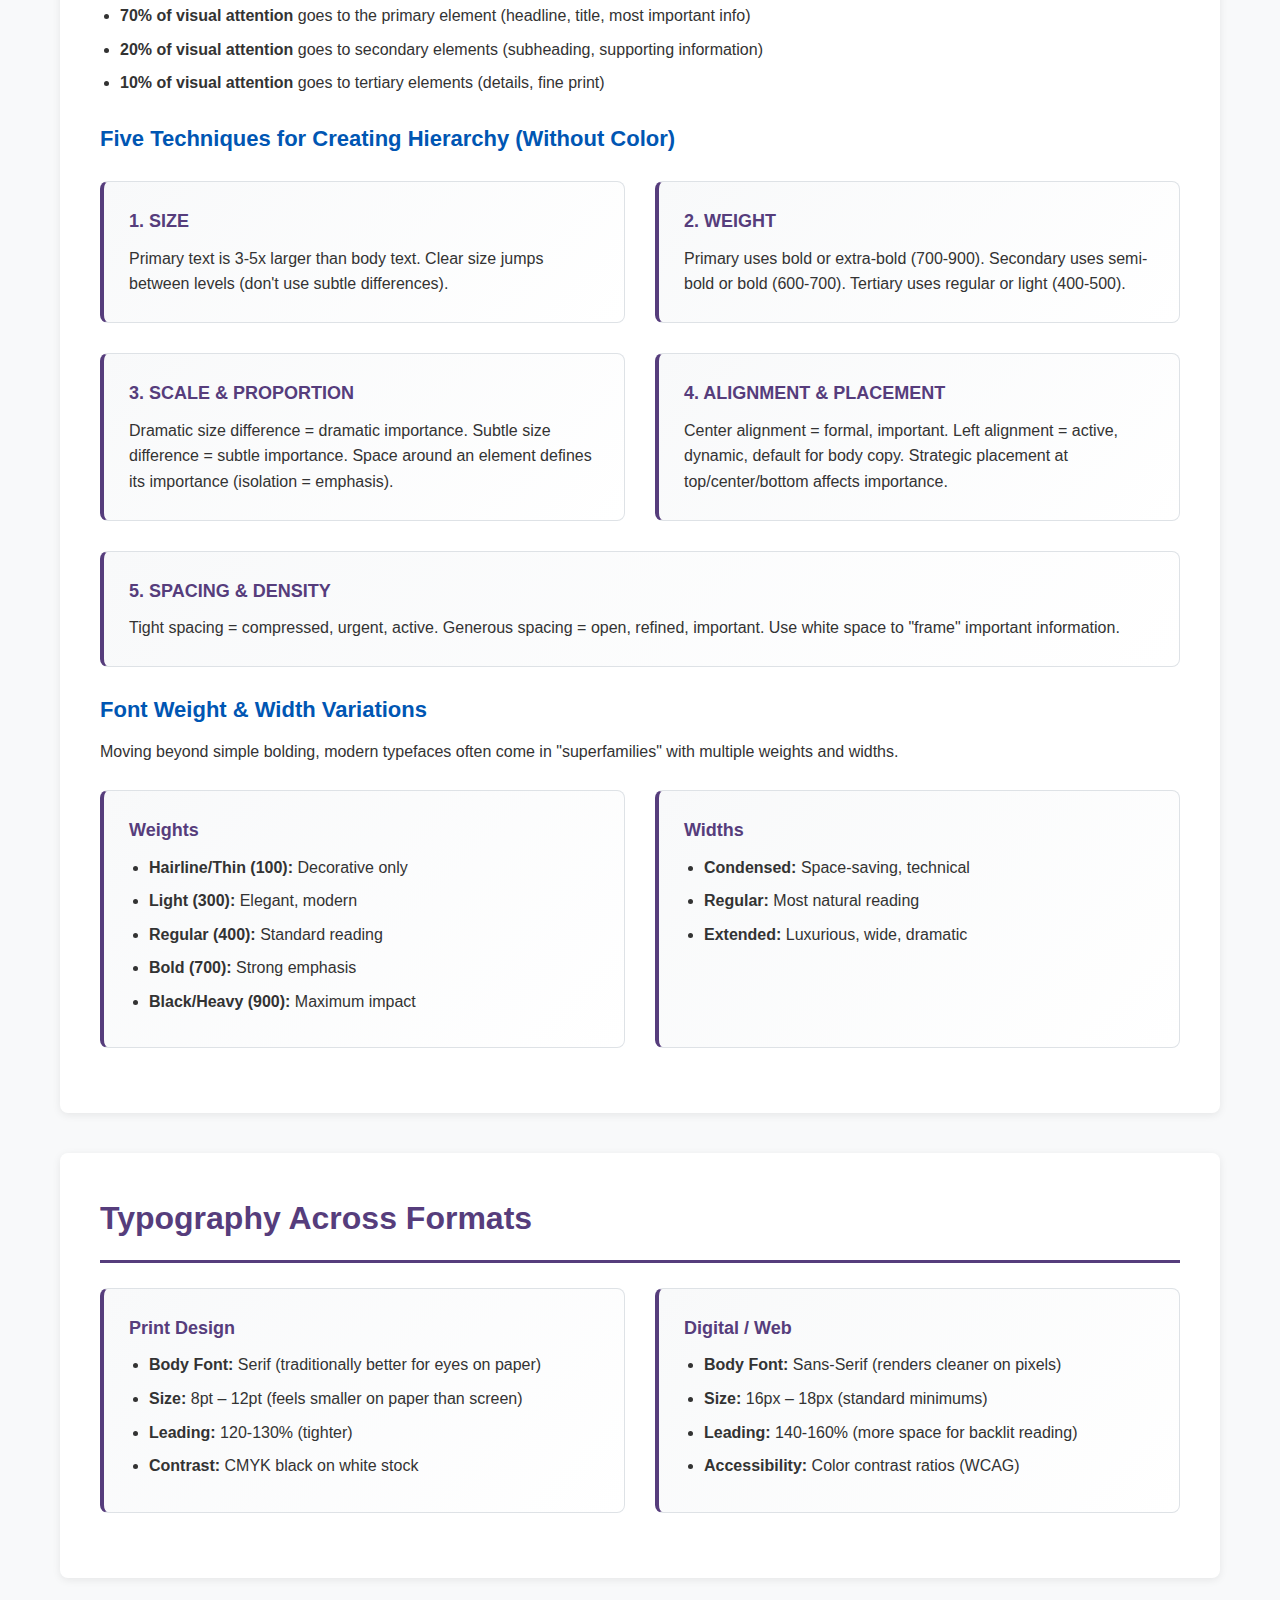
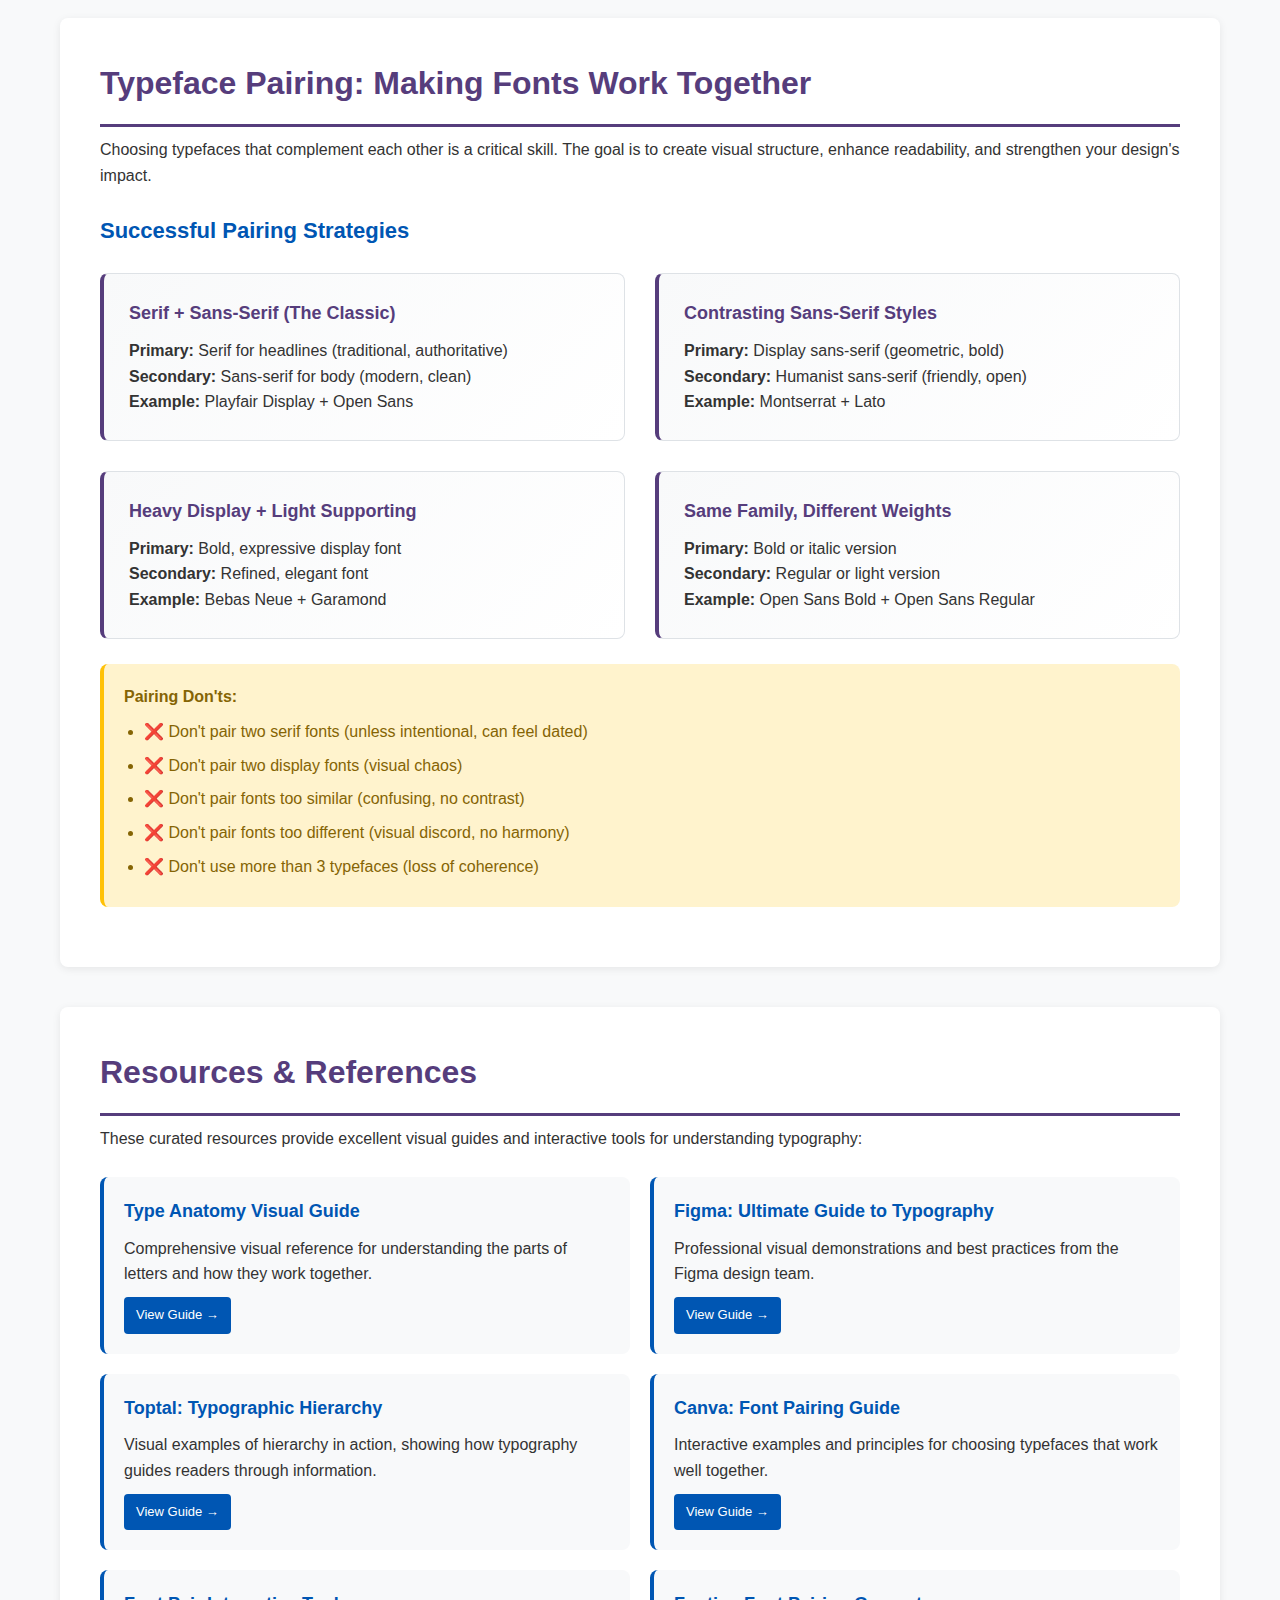
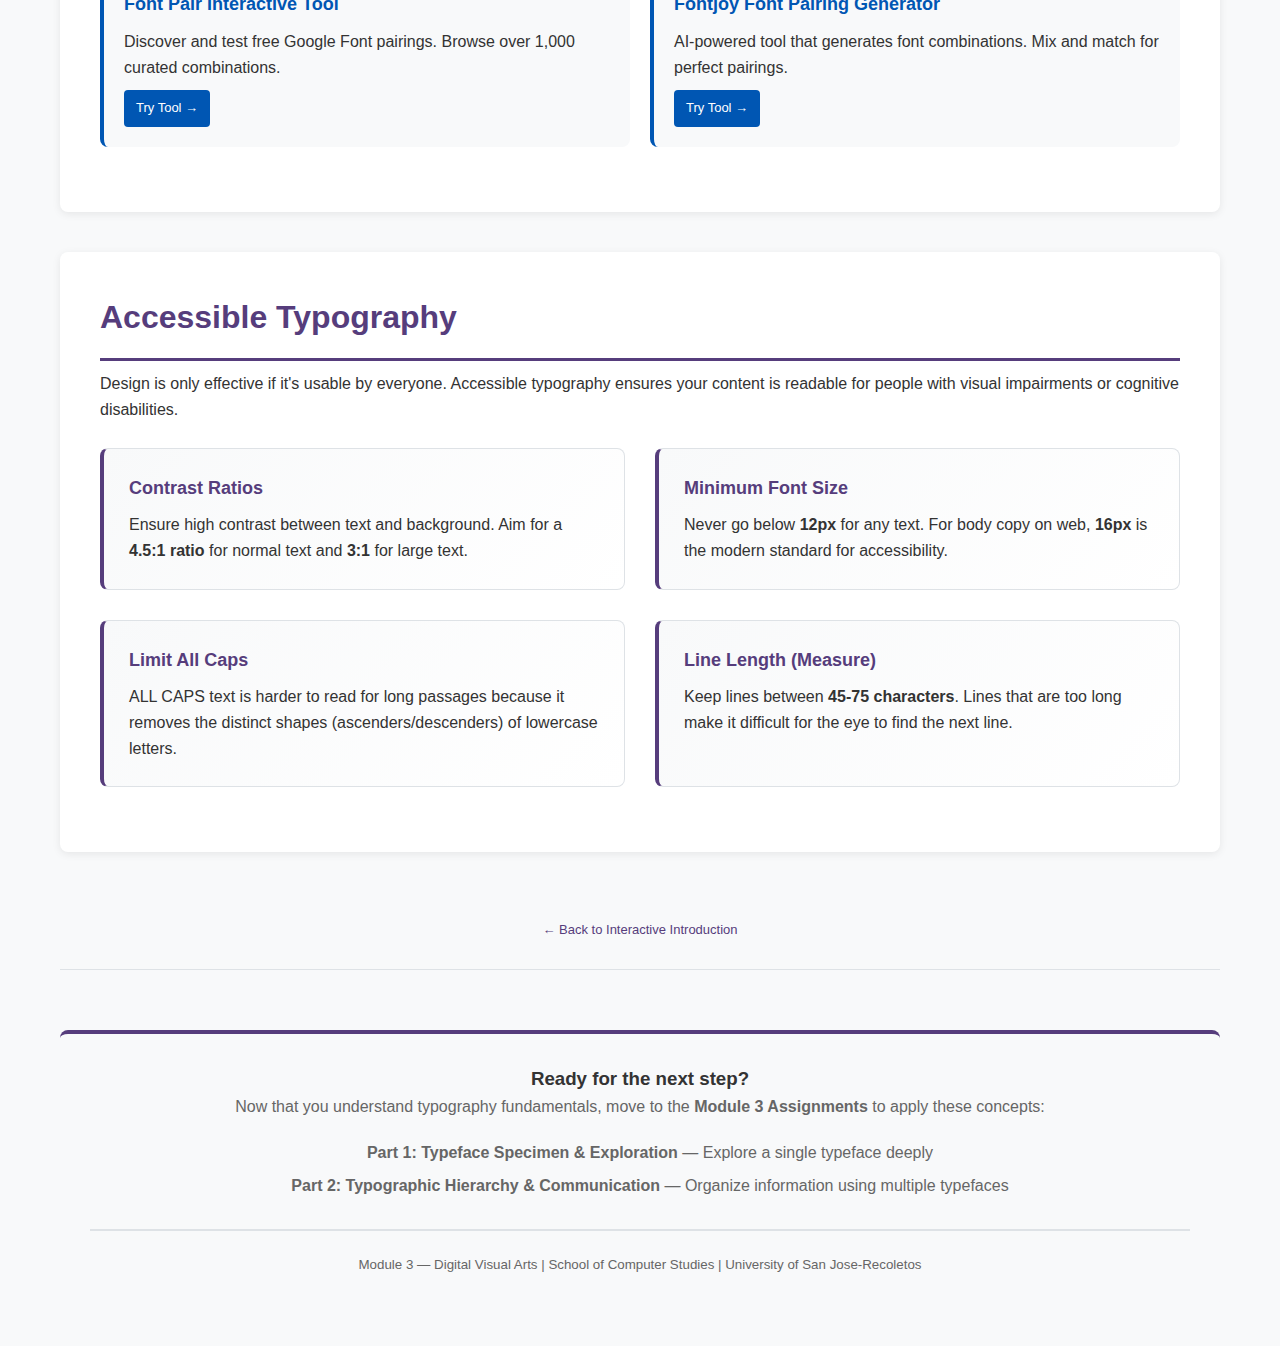
<file: module-3-typography/typography-detailed.html>
<!DOCTYPE html>
<html lang="en">

<head>
    <meta charset="UTF-8">
    <meta name="viewport" content="width=device-width, initial-scale=1.0">
    <title>Typography — Digital Visual Arts Module 3</title>
    <style>
        * {
            margin: 0;
            padding: 0;
            box-sizing: border-box;
        }

        body {
            font-family: -apple-system, BlinkMacSystemFont, 'Segoe UI', Roboto, 'Helvetica Neue', Arial, sans-serif;
            line-height: 1.6;
            color: #333;
            background-color: #f8f9fa;
        }

        .container {
            max-width: 1200px;
            margin: 0 auto;
            padding: 40px 20px;
        }

        /* HEADER */
        header {
            background: linear-gradient(135deg, #563d7c 0%, #7c5ba3 100%);
            color: white;
            padding: 60px 40px;
            border-radius: 12px;
            margin-bottom: 60px;
            box-shadow: 0 8px 24px rgba(86, 61, 124, 0.2);
            text-align: center;
        }

        header h1 {
            font-size: 56px;
            font-weight: 800;
            margin-bottom: 10px;
            letter-spacing: -1px;
        }

        header .subtitle {
            font-size: 24px;
            font-weight: 300;
            opacity: 0.95;
            margin-bottom: 20px;
        }

        header .breadcrumb {
            font-size: 14px;
            opacity: 0.85;
        }

        /* NAVIGATION */
        .nav-link-back {
            display: inline-block;
            margin-bottom: 30px;
            padding: 10px 20px;
            background-color: #e9ecef;
            color: #563d7c;
            text-decoration: none;
            border-radius: 6px;
            font-size: 14px;
            font-weight: 600;
            transition: background-color 0.3s;
        }

        .nav-link-back:hover {
            background-color: #dee2e6;
        }

        /* SECTIONS */
        section {
            background: white;
            padding: 40px;
            border-radius: 8px;
            margin-bottom: 40px;
            box-shadow: 0 2px 8px rgba(0, 0, 0, 0.08);
        }

        section h2 {
            color: #563d7c;
            font-size: 32px;
            margin-bottom: 10px;
            border-bottom: 3px solid #563d7c;
            padding-bottom: 15px;
        }

        section h3 {
            color: #0056b3;
            font-size: 22px;
            margin-top: 25px;
            margin-bottom: 12px;
        }

        section h4 {
            color: #666;
            font-size: 18px;
            margin-top: 20px;
            margin-bottom: 10px;
        }

        /* GRIDS */
        .grid-2 {
            display: grid;
            grid-template-columns: 1fr 1fr;
            gap: 30px;
            margin: 25px 0;
        }

        .grid-3 {
            display: grid;
            grid-template-columns: 1fr 1fr 1fr;
            gap: 25px;
            margin: 25px 0;
        }

        @media (max-width: 768px) {

            .grid-2,
            .grid-3 {
                grid-template-columns: 1fr;
            }
        }

        /* CARDS */
        .card {
            background: linear-gradient(135deg, #f8f9fa 0%, #ffffff 100%);
            padding: 25px;
            border-radius: 8px;
            border: 1px solid #dee2e6;
            border-left: 4px solid #563d7c;
            transition: all 0.3s ease;
        }

        .card:hover {
            box-shadow: 0 4px 12px rgba(86, 61, 124, 0.1);
            transform: translateY(-2px);
        }

        .card h4 {
            margin-top: 0;
            color: #563d7c;
        }

        /* VISUAL EXAMPLES */
        .example-box {
            background: linear-gradient(135deg, #f8f9fa 0%, #ffffff 100%);
            padding: 30px;
            border-radius: 8px;
            border: 2px solid #dee2e6;
            margin: 20px 0;
            text-align: center;
        }

        .example-image {
            width: 100%;
            max-width: 500px;
            height: 300px;
            background: #f0f0f0;
            border: 2px dashed #ccc;
            border-radius: 8px;
            display: flex;
            align-items: center;
            justify-content: center;
            margin: 15px auto;
            color: #999;
            font-size: 14px;
        }

        /* COMPARISON */
        .comparison {
            display: grid;
            grid-template-columns: 1fr 1fr;
            gap: 20px;
            margin: 25px 0;
        }

        .comparison-item h4 {
            margin-top: 0;
            text-align: center;
            padding-bottom: 15px;
            border-bottom: 3px solid #563d7c;
        }

        .comparison-item.sans-serif h4 {
            border-bottom-color: #0056b3;
        }

        @media (max-width: 768px) {
            .comparison {
                grid-template-columns: 1fr;
            }
        }

        /* TYPE ANATOMY */
        .anatomy-container {
            background: #f8f9fa;
            padding: 40px;
            border-radius: 8px;
            margin: 25px 0;
            position: relative;
        }

        .anatomy-visual {
            font-size: 120px;
            font-weight: 700;
            line-height: 1.2;
            color: #333;
            text-align: center;
            position: relative;
            padding: 40px 0;
            font-family: Georgia, serif;
        }

        .anatomy-label {
            position: absolute;
            font-size: 12px;
            font-weight: 600;
            color: white;
            background: #563d7c;
            padding: 4px 12px;
            border-radius: 4px;
            white-space: nowrap;
        }

        .anatomy-label.baseline {
            bottom: 2px;
            left: 50%;
            transform: translateX(-50%);
        }

        .anatomy-label.cap-height {
            top: -8px;
            left: 50%;
            transform: translateX(-50%);
        }

        .anatomy-label.x-height {
            top: 30%;
            left: 50%;
            transform: translateX(-50%);
        }

        .anatomy-labels-list {
            display: grid;
            grid-template-columns: 1fr 1fr;
            gap: 20px;
            margin-top: 30px;
        }

        .label-item {
            background: white;
            padding: 15px;
            border-radius: 6px;
            border-left: 4px solid #0056b3;
        }

        .label-item strong {
            color: #563d7c;
        }

        /* SPACING DEMONSTRATION */
        .spacing-demo {
            background: white;
            padding: 20px;
            border-radius: 8px;
            border: 1px solid #dee2e6;
            margin: 15px 0;
            font-family: monospace;
        }

        .kerning-before {
            letter-spacing: 0.05em;
            font-size: 40px;
            font-weight: bold;
            color: #dc3545;
            margin-bottom: 20px;
        }

        .kerning-after {
            letter-spacing: -0.02em;
            font-size: 40px;
            font-weight: bold;
            color: #28a745;
        }

        .label {
            font-size: 12px;
            font-weight: 600;
            margin-bottom: 5px;
            color: #666;
        }

        /* HIERARCHY */
        .hierarchy-visual {
            margin: 30px 0;
        }

        .hierarchy-level {
            padding: 25px;
            border-radius: 8px;
            margin-bottom: 15px;
            color: white;
            position: relative;
        }

        .hierarchy-level.primary {
            background: linear-gradient(135deg, #563d7c 0%, #7c5ba3 100%);
            font-size: 48px;
            font-weight: 800;
        }

        .hierarchy-level.secondary {
            background: linear-gradient(135deg, #0056b3 0%, #0074d9 100%);
            font-size: 32px;
            font-weight: 700;
        }

        .hierarchy-level.tertiary {
            background: linear-gradient(135deg, #6c757d 0%, #8390a0 100%);
            font-size: 20px;
            font-weight: 600;
        }

        .hierarchy-level.quaternary {
            background: #f8f9fa;
            border: 2px dashed #999;
            color: #666;
            font-size: 14px;
        }

        .hierarchy-description {
            font-size: 13px;
            opacity: 0.9;
            margin-top: 8px;
        }

        /* ALERTS */
        .alert {
            padding: 20px;
            border-radius: 8px;
            margin: 20px 0;
            border-left: 4px solid;
        }

        .alert.info {
            background-color: #e8f4f8;
            border-color: #0056b3;
            color: #0056b3;
        }

        .alert.warning {
            background-color: #fff3cd;
            border-color: #ffc107;
            color: #856404;
        }

        .alert.success {
            background-color: #d4edda;
            border-color: #28a745;
            color: #155724;
        }

        /* LISTS */
        ul,
        ol {
            margin-left: 20px;
            margin-top: 10px;
        }

        li {
            margin-bottom: 8px;
        }

        /* BLOCKQUOTE */
        blockquote {
            border-left: 4px solid #563d7c;
            padding: 20px;
            margin: 25px 0;
            background: #f8f9fa;
            font-size: 16px;
            font-style: italic;
            color: #666;
        }

        /* LINKS */
        a {
            color: #0056b3;
            text-decoration: none;
            transition: color 0.3s;
        }

        a:hover {
            color: #003d82;
            text-decoration: underline;
        }

        /* RESOURCES */
        .resources-grid {
            display: grid;
            grid-template-columns: 1fr 1fr;
            gap: 20px;
            margin: 25px 0;
        }

        .resource-card {
            background: #f8f9fa;
            padding: 20px;
            border-radius: 8px;
            border-left: 4px solid #0056b3;
        }

        .resource-card h4 {
            margin-top: 0;
            color: #0056b3;
        }

        .resource-card a {
            display: inline-block;
            margin-top: 10px;
            padding: 8px 12px;
            background: #0056b3;
            color: white;
            border-radius: 4px;
            font-size: 13px;
        }

        .resource-card a:hover {
            background: #003d82;
            text-decoration: none;
        }

        /* FOOTER */
        footer {
            background: #f8f9fa;
            padding: 30px;
            border-radius: 8px;
            text-align: center;
            color: #666;
            margin-top: 60px;
            border-top: 4px solid #563d7c;
        }

        /* TABLE OF CONTENTS */
        .toc {
            background: #f8f9fa;
            padding: 25px;
            border-radius: 8px;
            border-left: 4px solid #563d7c;
            margin-bottom: 40px;
        }

        .toc h3 {
            margin-top: 0;
            color: #563d7c;
        }

        .toc ul {
            margin-top: 15px;
            list-style: none;
            padding: 0;
        }

        .toc li {
            margin-bottom: 8px;
        }

        .toc a {
            color: #0056b3;
            text-decoration: none;
        }

        .toc a:hover {
            text-decoration: underline;
        }
    </style>
</head>

<body>
    <div class="container">
        <!-- NAVIGATION BACK TO CANVAS -->
        <a href="typography.html" class="nav-link-back">← Back to Interactive Introduction</a>

        <!-- HEADER -->
        <header>
            <h1>TYPOGRAPHY</h1>
            <p class="subtitle">Letters as Visual Language</p>
            <p class="breadcrumb">Module 3 — Digital Visual Arts</p>
        </header>

        <!-- TABLE OF CONTENTS -->
        <section class="toc">
            <h3>Quick Navigation</h3>
            <ul>
                <li><a href="#what-is">What is Typography?</a></li>
                <li><a href="#history">A Brief History of Type</a></li>
                <li><a href="#classifications">Typeface Classifications</a></li>
                <li><a href="#anatomy">Type Anatomy</a></li>
                <li><a href="#spacing">The Three Spacings</a></li>
                <li><a href="#hierarchy">Visual Hierarchy</a></li>
                <li><a href="#formats">Typography Formats</a></li>
                <li><a href="#pairing">Typeface Pairing</a></li>
                <li><a href="#accessibility">Accessible Typography</a></li>
                <li><a href="#resources">Resources & References</a></li>
            </ul>
        </section>

        <!-- SECTION 1: WHAT IS TYPOGRAPHY -->
        <section id="what-is">
            <h2>What is Typography?</h2>

            <div class="alert info">
                <strong>Many beginners think:</strong> "Typography = picking a font." <br />
                <strong>Reality:</strong> Typography is the entire system of how text is arranged, spaced, sized, and
                styled to communicate a message effectively.
            </div>

            <h3>The Three Responsibilities of Typography</h3>

            <div class="grid-3">
                <div class="card">
                    <h4>1. Legibility</h4>
                    <p><strong>Can the reader see and distinguish individual letters?</strong></p>
                    <ul style="font-size: 0.95rem;">
                        <li>Typeface design (serifs, stroke weight, x-height)</li>
                        <li>Font size relative to viewing distance</li>
                        <li>Color contrast against background</li>
                        <li>Distinguishability of tricky pairs (l vs. I, O vs. 0)</li>
                    </ul>
                </div>

                <div class="card">
                    <h4>2. Readability</h4>
                    <p><strong>Can the reader understand and process text comfortably?</strong></p>
                    <ul style="font-size: 0.95rem;">
                        <li>Line length (too wide = hard to follow)</li>
                        <li>Line spacing / leading</li>
                        <li>Paragraph spacing</li>
                        <li>Font choice (serifs for long text, sans-serif for web)</li>
                        <li>Alignment and white space</li>
                    </ul>
                </div>

                <div class="card">
                    <h4>3. Expression</h4>
                    <p><strong>Does the typography convey the right tone and emotion?</strong></p>
                    <ul style="font-size: 0.95rem;">
                        <li>Font personality (elegant, bold, playful, serious)</li>
                        <li>Weight (bold = strength, light = refinement)</li>
                        <li>Color and contrast choices</li>
                        <li>Creative use of scale and hierarchy</li>
                    </ul>
                </div>
            </div>

            <blockquote>
                "Typography is the craft of endowing human language with a durable visual form." — Robert Bringhurst
            </blockquote>
        </section>

        <!-- SECTION 2: HISTORY -->
        <section id="history">
            <h2>A Brief History of Type</h2>
            <p>Understanding where fonts come from helps you understand what they're designed for.</p>

            <h3>The Eras</h3>

            <div class="grid-2">
                <div class="card">
                    <h4>Gutenberg (1440)</h4>
                    <p>Johannes Gutenberg invents movable type and the printing press. Early typefaces mimic
                        handwriting. Serifs appear as a side effect of metal casting—they helped the typeface sit
                        properly on the metal slug.</p>
                    <p style="font-size: 0.9rem; color: #666; margin-top: 10px;"><strong>Result:</strong> Serif fonts
                        born from necessity</p>
                </div>

                <div class="card">
                    <h4>Industrial Era (1800s)</h4>
                    <p>Factories need bold, heavy fonts for signage and posters. Sans-serif fonts emerge (first called
                        "grotesques"). High contrast fonts designed for legibility from afar.</p>
                    <p style="font-size: 0.9rem; color: #666; margin-top: 10px;"><strong>Result:</strong> Bold
                        sans-serifs dominate advertising</p>
                </div>

                <div class="card">
                    <h4>Digital Age (1980s-2000s)</h4>
                    <p>Computers change everything. Screen resolution matters—thin serifs can look jagged on pixels.
                        Web-safe fonts emerge (Arial, Georgia, Verdana). Digital typefaces designed specifically for
                        screen rendering.</p>
                    <p style="font-size: 0.9rem; color: #666; margin-top: 10px;"><strong>Result:</strong>
                        Screen-optimized type standards</p>
                </div>

                <div class="card">
                    <h4>Modern Web (2010+)</h4>
                    <p>Custom web fonts become standard (@font-face in CSS). Variable fonts allow smooth weight
                        variations. Responsive typography (sizing changes with device). Performance optimization matters
                        (font file sizes).</p>
                    <p style="font-size: 0.9rem; color: #666; margin-top: 10px;"><strong>Result:</strong> Unlimited
                        creative freedom on the web</p>
                </div>
            </div>

            <h3>Why History Matters</h3>
            <p>A typeface created in 1450 for metal casting behaves completely differently than one designed in 2020 for
                mobile screens. Understanding a font's origin tells you what it's optimized for.</p>
        </section>

        <!-- SECTION 3: CLASSIFICATIONS -->
        <section id="classifications">
            <h2>Typeface Classifications</h2>

            <h3>Serif Typefaces</h3>
            <p><strong>Small lines (serifs) extend from the ends of letterstrokes.</strong></p>

            <div class="comparison">
                <div class="comparison-item">
                    <h4 style="border-bottom-color: #563d7c;">SERIF EXAMPLE</h4>
                    <div
                        style="text-align: center; padding: 2rem; background: white; border-radius: 8px; border: 1px solid #dee2e6;">
                        <div style="font-family: Georgia, serif; font-size: 4rem; color: #333; line-height: 1;">
                            Abc
                        </div>
                        <p style="font-family: Georgia, serif; font-size: 1.2rem; color: #666; margin-top: 1rem;">
                            Georgia: Designed for screen readability with clear serifs.
                        </p>
                    </div>
                </div>
                <div class="comparison-item">
                    <div style="padding: 20px; background: #f8f9fa; border-radius: 6px;">
                        <h4 style="margin-top: 0; color: #563d7c;">Psychology</h4>
                        <ul>
                            <li>Convey tradition, authority, elegance</li>
                            <li>Associated with institutions (newspapers, law, academia)</li>
                            <li>Feel "established" and "reliable"</li>
                        </ul>
                        <h4 style="color: #563d7c;">Best Uses</h4>
                        <ul>
                            <li>Long-form reading (books, novels, academic papers)</li>
                            <li>Professional documents (resumes, business letters)</li>
                            <li>Print design (magazines, newspapers)</li>
                        </ul>
                    </div>
                </div>
            </div>

            <h3 style="margin-top: 40px;">Sans-Serif Typefaces</h3>
            <p><strong>No serifs — clean, minimalist letterforms.</strong></p>

            <div class="comparison">
                <div class="comparison-item sans-serif">
                    <h4 style="border-bottom-color: #0056b3;">SANS-SERIF EXAMPLE</h4>
                    <div
                        style="text-align: center; padding: 2rem; background: white; border-radius: 8px; border: 1px solid #dee2e6;">
                        <div
                            style="font-family: Arial, sans-serif; font-size: 4rem; color: #333; line-height: 1; font-weight: bold;">
                            Abc
                        </div>
                        <p style="font-family: Arial, sans-serif; font-size: 1.2rem; color: #666; margin-top: 1rem;">
                            Arial: Clean, functional, and ubiquitous in digital design.
                        </p>
                    </div>
                </div>
                <div class="comparison-item">
                    <div style="padding: 20px; background: #f8f9fa; border-radius: 6px;">
                        <h4 style="margin-top: 0; color: #0056b3;">Psychology</h4>
                        <ul>
                            <li>Convey modernity, clarity, approachability</li>
                            <li>Feel contemporary and friendly</li>
                            <li>Associated with technology and innovation</li>
                        </ul>
                        <h4 style="color: #0056b3;">Best Uses</h4>
                        <ul>
                            <li>Web and digital design</li>
                            <li>Contemporary branding (tech, startups, lifestyle)</li>
                            <li>UI/UX (user interfaces, apps)</li>
                            <li>Headlines and posters</li>
                        </ul>
                    </div>
                </div>
            </div>

            <h3 style="margin-top: 40px;">Display & Decorative Fonts</h3>
            <div class="alert warning">
                <strong>⚠️ Critical Rule:</strong> Display fonts are for headlines, titles, and short text ONLY. Never
                use for body copy. Never use for long paragraphs. They're designed for impact, not comfort.
            </div>

            <h3>Script & Handwritten Fonts</h3>
            <div class="alert warning">
                <strong>⚠️ Use Sparingly:</strong> A sentence in script? Elegant. A paragraph? Exhausting. Never use
                script for body copy.
            </div>
        </section>

        <!-- SECTION 4: TYPE ANATOMY -->
        <section id="anatomy">
            <h2>Type Anatomy: The Language of Letterforms</h2>
            <p>Before using fonts, you need to <strong>see them clearly</strong>. Understanding type anatomy is the
                foundation of typography mastery.</p>

            <div class="anatomy-container">
                <div class="anatomy-visual" style="text-align: center; padding: 1rem;">
                    <img src="../assets/images/typography-anatomy.svg" alt="Typography Anatomy Diagram"
                        style="width: 100%; max-width: 600px; border-radius: 12px; background: white; padding: 10px;">
                </div>

                <div class="anatomy-labels-list">
                    <div class="label-item">
                        <p><strong>Baseline:</strong> The imaginary line that letters sit on. Descenders drop below it.
                        </p>
                    </div>
                    <div class="label-item">
                        <p><strong>Cap Height:</strong> The height of uppercase letters (H, M). Not the same as
                            x-height.</p>
                    </div>
                    <div class="label-item">
                        <p><strong>X-Height:</strong> The height of lowercase letters without ascenders or descenders
                            (x, a, e). Crucial for readability. Larger x-height = easier to read at small sizes.</p>
                    </div>
                    <div class="label-item">
                        <p><strong>Ascender:</strong> The part of letters like "b," "d," "k," "l" that rises above the
                            x-height.</p>
                    </div>
                    <div class="label-item">
                        <p><strong>Descender:</strong> The part of letters like "g," "p," "q," "y," "j" that drops below
                            the baseline.</p>
                    </div>
                    <div class="label-item">
                        <p><strong>Counter:</strong> The enclosed space inside a letter (the "hole" in "o", "a", "P").
                        </p>
                    </div>
                </div>
            </div>

            <div class="alert info">
                <strong>Why It Matters:</strong> Large x-height = readable at small sizes (good for body text). Small
                x-height = elegant but harder to read small (use for headlines only). Understanding anatomy = choosing
                fonts that actually work for your purpose.
            </div>
        </section>

        <!-- SECTION 5: THE THREE SPACINGS -->
        <section id="spacing">
            <h2>The Three Spacings: Kerning, Tracking & Leading</h2>
            <p>These three concepts are foundational to professional typography.</p>

            <h3>1. Kerning</h3>
            <p><strong>The spacing between specific letter pairs.</strong></p>
            <p>The letters "A" and "V" naturally have too much space between them. Their diagonal shapes create a gap.
                Kerning tightens this relationship.</p>

            <div class="spacing-demo">
                <p class="label">❌ Bad kerning (too loose):</p>
                <p class="kerning-before">AV</p>

                <p class="label" style="margin-top: 25px;">✅ Correct kerning (adjusted):</p>
                <p class="kerning-after">AV</p>
            </div>

            <div class="alert success">
                <strong>Professional Kerning is the difference between amateur and polished.</strong> Automatic kerning
                (what design software does by default) is rarely perfect. Headlines especially need manual kerning
                adjustment.
            </div>

            <h3>Problem Kerning Pairs</h3>
            <div class="alert info">
                <strong>These letter combinations need special attention:</strong> AV, AW, AT, AC (any letter before V,
                W, T) • Ty, To, Te (T before rounded/rounded letters) • We, Wo, Wa (W with following letters) • Ye, Yo,
                Ya • LT, LA, LY • VA, VE, VO • PA, PE, PO
            </div>

            <h3 style="margin-top: 40px;">2. Tracking</h3>
            <p><strong>The overall spacing between all letters.</strong></p>

            <div class="spacing-demo">
                <p class="label">Loose tracking:</p>
                <p style="letter-spacing: 0.1em; font-size: 24px; margin: 10px 0; color: #333;">SPACING</p>

                <p class="label" style="margin-top: 15px;">Normal tracking:</p>
                <p style="letter-spacing: 0; font-size: 24px; margin: 10px 0; color: #333;">SPACING</p>

                <p class="label" style="margin-top: 15px;">Tight tracking:</p>
                <p style="letter-spacing: -0.05em; font-size: 24px; margin: 10px 0; color: #333;">SPACING</p>
            </div>

            <h3 style="margin-top: 40px;">3. Leading (Line Height)</h3>
            <p><strong>The vertical space between lines of text.</strong></p>

            <div class="spacing-demo">
                <p class="label">Too tight (leading = 1.0):</p>
                <p style="line-height: 1.0; color: #333; margin: 10px 0;">The quick brown fox jumps over the lazy dog.
                    The quick brown fox jumps over the lazy dog.</p>

                <p class="label" style="margin-top: 15px;">Good (leading = 1.5):</p>
                <p style="line-height: 1.5; color: #333; margin: 10px 0;">The quick brown fox jumps over the lazy dog.
                    The quick brown fox jumps over the lazy dog.</p>

                <p class="label" style="margin-top: 15px;">Too loose (leading = 2.0):</p>
                <p style="line-height: 2.0; color: #333; margin: 10px 0;">The quick brown fox jumps over the lazy dog.
                    The quick brown fox jumps over the lazy dog.</p>
            </div>

            <div class="alert info">
                <strong>Recommended line height: 1.125–1.200× the font size</strong> for comfortable readability. These
                three spacings are the difference between amateur and professional typography.
            </div>
        </section>

        <!-- SECTION 6: VISUAL HIERARCHY -->
        <section id="hierarchy">
            <h2>Visual Hierarchy: Guiding the Reader</h2>
            <p>Hierarchy distinguishes different levels of importance. Organize information using contrasting
                typographic contrast to emphasize certain words or groups of words as more or less important than
                others.</p>

            <h3>The Hierarchy Pyramid</h3>

            <div class="hierarchy-visual">
                <div class="hierarchy-level primary">
                    PRIMARY
                    <div class="hierarchy-description">Largest, boldest, most prominent — What viewers see FIRST</div>
                </div>

                <div class="hierarchy-level secondary">
                    SECONDARY
                    <div class="hierarchy-description">Medium size, supporting role — What clarifies the primary</div>
                </div>

                <div class="hierarchy-level tertiary">
                    TERTIARY
                    <div class="hierarchy-description">Smallest, least prominent — Details & context</div>
                </div>

                <div class="hierarchy-level quaternary">
                    QUATERNARY
                    <div class="hierarchy-description">Fine print & legal</div>
                </div>
            </div>

            <h3>The 70-20-10 Rule</h3>
            <p>In any layout, approximately:</p>
            <ul>
                <li><strong>70% of visual attention</strong> goes to the primary element (headline, title, most
                    important info)</li>
                <li><strong>20% of visual attention</strong> goes to secondary elements (subheading, supporting
                    information)</li>
                <li><strong>10% of visual attention</strong> goes to tertiary elements (details, fine print)</li>
            </ul>

            <h3>Five Techniques for Creating Hierarchy (Without Color)</h3>

            <div class="grid-2">
                <div class="card">
                    <h4>1. SIZE</h4>
                    <p>Primary text is 3-5x larger than body text. Clear size jumps between levels (don't use subtle
                        differences).</p>
                </div>

                <div class="card">
                    <h4>2. WEIGHT</h4>
                    <p>Primary uses bold or extra-bold (700-900). Secondary uses semi-bold or bold (600-700). Tertiary
                        uses regular or light (400-500).</p>
                </div>

                <div class="card">
                    <h4>3. SCALE & PROPORTION</h4>
                    <p>Dramatic size difference = dramatic importance. Subtle size difference = subtle importance. Space
                        around an element defines its importance (isolation = emphasis).</p>
                </div>

                <div class="card">
                    <h4>4. ALIGNMENT & PLACEMENT</h4>
                    <p>Center alignment = formal, important. Left alignment = active, dynamic, default for body copy.
                        Strategic placement at top/center/bottom affects importance.</p>
                </div>

                <div class="card" style="grid-column: 1 / -1;">
                    <h4>5. SPACING & DENSITY</h4>
                    <p>Tight spacing = compressed, urgent, active. Generous spacing = open, refined, important. Use
                        white space to "frame" important information.</p>
                </div>
            </div>

            <h3>Font Weight & Width Variations</h3>
            <p>Moving beyond simple bolding, modern typefaces often come in "superfamilies" with multiple weights and
                widths.</p>
            <div class="grid-2">
                <div class="card">
                    <h4>Weights</h4>
                    <ul>
                        <li><strong>Hairline/Thin (100):</strong> Decorative only</li>
                        <li><strong>Light (300):</strong> Elegant, modern</li>
                        <li><strong>Regular (400):</strong> Standard reading</li>
                        <li><strong>Bold (700):</strong> Strong emphasis</li>
                        <li><strong>Black/Heavy (900):</strong> Maximum impact</li>
                    </ul>
                </div>
                <div class="card">
                    <h4>Widths</h4>
                    <ul>
                        <li><strong>Condensed:</strong> Space-saving, technical</li>
                        <li><strong>Regular:</strong> Most natural reading</li>
                        <li><strong>Extended:</strong> Luxurious, wide, dramatic</li>
                    </ul>
                </div>
            </div>
        </section>

        <!-- SECTION 7: FORMATS -->
        <section id="formats">
            <h2>Typography Across Formats</h2>
            <div class="grid-2">
                <div class="card">
                    <h4>Print Design</h4>
                    <ul>
                        <li><strong>Body Font:</strong> Serif (traditionally better for eyes on paper)</li>
                        <li><strong>Size:</strong> 8pt – 12pt (feels smaller on paper than screen)</li>
                        <li><strong>Leading:</strong> 120-130% (tighter)</li>
                        <li><strong>Contrast:</strong> CMYK black on white stock</li>
                    </ul>
                </div>
                <div class="card">
                    <h4>Digital / Web</h4>
                    <ul>
                        <li><strong>Body Font:</strong> Sans-Serif (renders cleaner on pixels)</li>
                        <li><strong>Size:</strong> 16px – 18px (standard minimums)</li>
                        <li><strong>Leading:</strong> 140-160% (more space for backlit reading)</li>
                        <li><strong>Accessibility:</strong> Color contrast ratios (WCAG)</li>
                    </ul>
                </div>
            </div>
        </section>

        <!-- SECTION 7: TYPEFACE PAIRING -->
        <section id="pairing">
            <h2>Typeface Pairing: Making Fonts Work Together</h2>
            <p>Choosing typefaces that complement each other is a critical skill. The goal is to create visual
                structure, enhance readability, and strengthen your design's impact.</p>

            <h3>Successful Pairing Strategies</h3>

            <div class="grid-2">
                <div class="card">
                    <h4>Serif + Sans-Serif (The Classic)</h4>
                    <p><strong>Primary:</strong> Serif for headlines (traditional, authoritative)</p>
                    <p><strong>Secondary:</strong> Sans-serif for body (modern, clean)</p>
                    <p><strong>Example:</strong> Playfair Display + Open Sans</p>
                </div>

                <div class="card">
                    <h4>Contrasting Sans-Serif Styles</h4>
                    <p><strong>Primary:</strong> Display sans-serif (geometric, bold)</p>
                    <p><strong>Secondary:</strong> Humanist sans-serif (friendly, open)</p>
                    <p><strong>Example:</strong> Montserrat + Lato</p>
                </div>

                <div class="card">
                    <h4>Heavy Display + Light Supporting</h4>
                    <p><strong>Primary:</strong> Bold, expressive display font</p>
                    <p><strong>Secondary:</strong> Refined, elegant font</p>
                    <p><strong>Example:</strong> Bebas Neue + Garamond</p>
                </div>

                <div class="card">
                    <h4>Same Family, Different Weights</h4>
                    <p><strong>Primary:</strong> Bold or italic version</p>
                    <p><strong>Secondary:</strong> Regular or light version</p>
                    <p><strong>Example:</strong> Open Sans Bold + Open Sans Regular</p>
                </div>
            </div>

            <div class="alert warning">
                <strong>Pairing Don'ts:</strong>
                <ul>
                    <li>❌ Don't pair two serif fonts (unless intentional, can feel dated)</li>
                    <li>❌ Don't pair two display fonts (visual chaos)</li>
                    <li>❌ Don't pair fonts too similar (confusing, no contrast)</li>
                    <li>❌ Don't pair fonts too different (visual discord, no harmony)</li>
                    <li>❌ Don't use more than 3 typefaces (loss of coherence)</li>
                </ul>
            </div>
        </section>

        <!-- SECTION 8: RESOURCES -->
        <section id="resources">
            <h2>Resources & References</h2>
            <p>These curated resources provide excellent visual guides and interactive tools for understanding
                typography:</p>

            <div class="resources-grid">
                <div class="resource-card">
                    <h4>Type Anatomy Visual Guide</h4>
                    <p>Comprehensive visual reference for understanding the parts of letters and how they work together.
                    </p>
                    <a href="https://visme.co/blog/type-anatomy/" target="_blank">View Guide →</a>
                </div>

                <div class="resource-card">
                    <h4>Figma: Ultimate Guide to Typography</h4>
                    <p>Professional visual demonstrations and best practices from the Figma design team.</p>
                    <a href="https://www.figma.com/resource-library/typography-in-design/" target="_blank">View Guide
                        →</a>
                </div>

                <div class="resource-card">
                    <h4>Toptal: Typographic Hierarchy</h4>
                    <p>Visual examples of hierarchy in action, showing how typography guides readers through
                        information.</p>
                    <a href="https://www.toptal.com/designers/typography/typographic-hierarchy" target="_blank">View
                        Guide →</a>
                </div>

                <div class="resource-card">
                    <h4>Canva: Font Pairing Guide</h4>
                    <p>Interactive examples and principles for choosing typefaces that work well together.</p>
                    <a href="https://www.canva.com/learn/the-ultimate-guide-to-font-pairing/" target="_blank">View Guide
                        →</a>
                </div>

                <div class="resource-card">
                    <h4>Font Pair Interactive Tool</h4>
                    <p>Discover and test free Google Font pairings. Browse over 1,000 curated combinations.</p>
                    <a href="https://fontpair.co/" target="_blank">Try Tool →</a>
                </div>

                <div class="resource-card">
                    <h4>Fontjoy Font Pairing Generator</h4>
                    <p>AI-powered tool that generates font combinations. Mix and match for perfect pairings.</p>
                    <a href="https://fontjoy.com/" target="_blank">Try Tool →</a>
                </div>
            </div>
        </section>

        <!-- SECTION 9: ACCESSIBILITY -->
        <section id="accessibility">
            <h2>Accessible Typography</h2>
            <p>Design is only effective if it's usable by everyone. Accessible typography ensures your content is
                readable
                for people with visual impairments or cognitive disabilities.</p>

            <div class="grid-2">
                <div class="card">
                    <h4>Contrast Ratios</h4>
                    <p>Ensure high contrast between text and background. Aim for a <strong>4.5:1 ratio</strong> for
                        normal
                        text and <strong>3:1</strong> for large text.</p>
                </div>
                <div class="card">
                    <h4>Minimum Font Size</h4>
                    <p>Never go below <strong>12px</strong> for any text. For body copy on web, <strong>16px</strong> is
                        the
                        modern standard for accessibility.</p>
                </div>
                <div class="card">
                    <h4>Limit All Caps</h4>
                    <p>ALL CAPS text is harder to read for long passages because it removes the distinct shapes
                        (ascenders/descenders) of lowercase letters.</p>
                </div>
                <div class="card">
                    <h4>Line Length (Measure)</h4>
                    <p>Keep lines between <strong>45-75 characters</strong>. Lines that are too long make it difficult
                        for
                        the eye to find the next line.</p>
                </div>
            </div>
        </section>

        <!-- NAVIGATION -->
        <nav style="text-align: center; padding: 20px 0; border-bottom: 1px solid #dee2e6; margin-bottom: 40px;">
            <a href="typography-canvas.html"
                style="display: inline-block; padding: 8px 16px; color: #563d7c; text-decoration: none; font-weight: 500; font-size: 13px; background-color: #f8f9fa; border-radius: 4px; transition: background-color 0.2s;">←
                Back to Interactive Introduction</a>
        </nav>

        <!-- FOOTER -->
        <footer>
            <h3 style="color: #333; margin-top: 0;">Ready for the next step?</h3>
            <p>Now that you understand typography fundamentals, move to the <strong>Module 3 Assignments</strong> to
                apply these concepts:</p>
            <ul style="list-style: none; margin-top: 20px;">
                <li><strong>Part 1: Typeface Specimen & Exploration</strong> — Explore a single typeface deeply</li>
                <li><strong>Part 2: Typographic Hierarchy & Communication</strong> — Organize information using multiple
                    typefaces</li>
            </ul>
            <p style="margin-top: 30px; border-top: 2px solid #dee2e6; padding-top: 20px;">
                <small>Module 3 — Digital Visual Arts | School of Computer Studies | University of San
                    Jose-Recoletos</small>
            </p>
        </footer>
    </div>
</body>

</html>
</file>
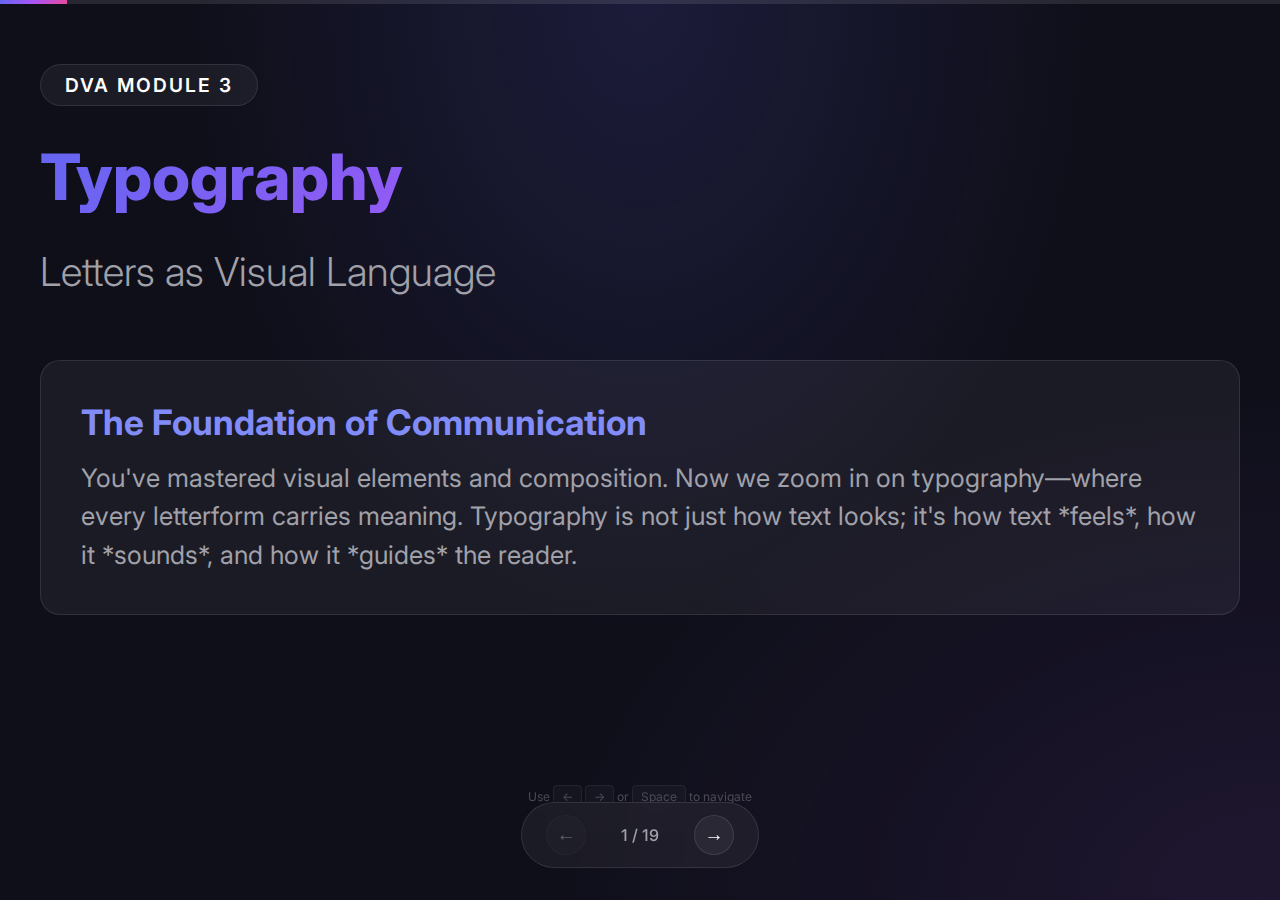
<file: module-3-typography/typography.html>
<!DOCTYPE html>
<html lang="en">

<head>
    <meta charset="UTF-8">
    <meta name="viewport" content="width=device-width, initial-scale=1.0">
    <title>Typography | Digital Visual Arts</title>
    <link rel="preconnect" href="https://fonts.googleapis.com">
    <link rel="preconnect" href="https://fonts.gstatic.com" crossorigin>
    <link
        href="https://fonts.googleapis.com/css2?family=Inter:wght@300;400;500;600;700;800&family=Playfair+Display:ital,wght@0,400..900;1,400..900&family=Lora:ital,wght@0,400..700;1,400..700&family=Bebas+Neue&family=Dancing+Script:wght@400..700&family=Montserrat:ital,wght@0,100..900;1,100..900&family=Fira+Code:wght@300..700&display=swap"
        rel="stylesheet">
    <link rel="stylesheet" href="../assets/css/styles.css">
</head>

<body>
    <div class="progress-bar">
        <div class="progress-fill" id="progressFill"></div>
    </div>

    <div class="slides-container">
        <!-- Slide 1: Title Slide -->
        <section class="slide title-slide">
            <div class="slide-content">
                <span class="tag">DVA Module 3</span>
                <h1 class="main-title gradient-text">Typography</h1>
                <p class="subtitle">Letters as Visual Language</p>
                <div class="grid-container" style="margin-top: 4rem;">
                    <div class="card">
                        <h3>The Foundation of Communication</h3>
                        <p>You've mastered visual elements and composition. Now we zoom in on typography—where every
                            letterform carries meaning. Typography is not just how text looks; it's how text *feels*,
                            how it *sounds*, and how it *guides* the reader.</p>
                    </div>
                </div>
            </div>
        </section>

        <!-- Slide 2: What is Typography? -->
        <section class="slide">
            <div class="slide-content">
                <h2 class="main-title gradient-text">Beyond Words: What is Typography?</h2>
                <p class="subtitle">The Art & Science of Letterforms</p>
                <div class="grid-container">
                    <div class="card">
                        <h3>Typography ≠ Font Choice</h3>
                        <p>Choosing a font is just the beginning. Typography is the <strong>entire system</strong> of
                            how text is arranged, spaced, sized, and styled to communicate a message effectively.</p>
                        <p style="font-size: 0.9rem; margin-top: 0.5rem; color: var(--text-secondary);">Font selection •
                            Sizing • Spacing • Alignment • Color • Hierarchy</p>
                    </div>
                    <div class="card">
                        <h3>Three Core Responsibilities</h3>
                        <ul style="font-size: 0.9rem;">
                            <li><strong>Legibility:</strong> Can readers <em>see</em> individual letters? (typeface
                                design, size, contrast)</li>
                            <li><strong>Readability:</strong> Can readers <em>understand</em> the text comfortably?
                                (line length, leading, spacing)</li>
                            <li><strong>Expression:</strong> Does it convey the right <em>tone and emotion</em>?
                                (personality, weight, color)</li>
                        </ul>
                    </div>
                </div>
                <blockquote style="margin-top: 2rem;">
                    "Typography is the craft of endowing human language with a durable visual form." — Robert Bringhurst
                </blockquote>
            </div>
        </section>

        <!-- Slide 3: A Brief History of Type -->
        <section class="slide">
            <div class="slide-content">
                <h2 class="main-title gradient-text">A Brief History of Type</h2>
                <p class="subtitle">From Metal to Screens</p>
                <div class="grid-container">
                    <div class="card">
                        <h3>The Eras</h3>
                        <ul style="font-size: 0.9rem;">
                            <li><strong>Gutenberg (1440):</strong> Movable type & printing press—serifs designed for
                                metal casting</li>
                            <li><strong>Industrial Era (1800s):</strong> Bold, heavy sans-serifs for posters</li>
                            <li><strong>Digital Age (1980s-2000s):</strong> Screen-friendly fonts, web typography</li>
                            <li><strong>Modern Web (2010+):</strong> Custom fonts, variable fonts, responsive type</li>
                        </ul>
                    </div>
                    <div class="card">
                        <h3>Why History Matters</h3>
                        <p>Understanding where a typeface comes from tells you what it's designed for. A typeface
                            created in 1450 for metal casting behaves differently than one designed in 2020 for screens.
                        </p>
                    </div>
                </div>
            </div>
        </section>

        <!-- Slide 4: Serif Typefaces -->
        <section class="slide">
            <div class="slide-content">
                <h2 class="main-title gradient-text">Serif Typefaces</h2>
                <p class="subtitle">Tradition, Authority, Elegance</p>
                <div class="grid-container">
                    <div class="card">
                        <h3>What are Serifs?</h3>
                        <p>Small lines extending from the end of letterstrokes. Originally, they helped transition from
                            metal to paper in printing. Now they convey tradition and authority.</p>
                    </div>
                    <div class="card">
                        <h3>Psychology & Use</h3>
                        <ul>
                            <li><strong>Georgia, Garamond:</strong> Elegant, classic (books, journals)</li>
                            <li><strong>Times New Roman:</strong> Formal, reliable (newspapers, documents)</li>
                            <li><strong>Bodoni:</strong> High fashion, luxury (magazines, branding)</li>
                        </ul>
                    </div>
                </div>
                <div class="specimen-container" style="margin-top: 2rem;">
                    <div
                        style="font-family: 'Playfair Display', serif; font-size: 4rem; color: var(--accent); line-height: 1.1;">
                        Elegance & Authority
                    </div>
                    <div
                        style="font-family: 'Lora', serif; font-size: 1.8rem; color: var(--text-secondary); margin-top: 1.5rem; line-height: 1.6;">
                        Serif typefaces like Lora are designed for extended reading, offering comfort and a sense of
                        tradition.
                    </div>
                </div>
            </div>
        </section>

        <!-- Slide 5: Sans-Serif Typefaces -->
        <section class="slide">
            <div class="slide-content">
                <h2 class="main-title gradient-text">Sans-Serif Typefaces</h2>
                <p class="subtitle">Modern, Clean, Accessible</p>
                <div class="grid-container">
                    <div class="card">
                        <h3>What are Sans-Serifs?</h3>
                        <p>No serifs = cleaner, more minimalist appearance. Originally designed for industrial signage.
                            Now the most common choice for screen and contemporary design.</p>
                    </div>
                    <div class="card">
                        <h3>Psychology & Use</h3>
                        <ul>
                            <li><strong>Helvetica, Arial:</strong> Neutral, reliable (web, UI, branding)</li>
                            <li><strong>Gotham, Montserrat:</strong> Friendly, modern (tech, lifestyle)</li>
                            <li><strong>Futura:</strong> Geometric, bold (headlines, posters)</li>
                        </ul>
                    </div>
                </div>
                <div class="specimen-container" style="margin-top: 2rem;">
                    <div
                        style="font-family: 'Montserrat', sans-serif; font-size: 4rem; color: var(--accent); font-weight: 800; line-height: 1.1; letter-spacing: -2px;">
                        MODERN & CLEAN
                    </div>
                    <div
                        style="font-family: 'Inter', sans-serif; font-size: 1.8rem; color: var(--text-secondary); margin-top: 1.5rem; line-height: 1.6;">
                        Sans-serifs like Montserrat and Inter prioritize clarity and look exceptional on digital
                        screens.
                    </div>
                </div>
            </div>
        </section>

        <!-- Slide 6: Display & Script Typefaces -->
        <section class="slide">
            <div class="slide-content">
                <h2 class="main-title gradient-text">Display & Script Typefaces</h2>
                <p class="subtitle">Personality, Drama, Character</p>
                <div class="grid-container">
                    <div class="card">
                        <h3>Display Fonts</h3>
                        <p>Bold, decorative, expressive. Designed for headlines and short bursts of text. NOT for body
                            copy. Examples: Impact, Playfair Display, Bebas Neue.</p>
                        <p style="margin-top: 0.5rem; font-size: 0.9rem;"><strong>Use:</strong> Posters, logos,
                            headlines that need personality</p>
                    </div>
                    <div class="card">
                        <h3>Script & Handwritten</h3>
                        <p>Mimics handwriting or calligraphy. Conveys elegance, intimacy, or creativity. Examples:
                            Pacifico, Dancing Script, Brush Script.</p>
                        <p style="margin-top: 0.5rem; font-size: 0.9rem;"><strong>Use:</strong> Invitations, branding,
                            special moments (sparingly!)</p>
                    </div>
                    <div class="grid-container" style="margin-top: 2rem;">
                        <div class="card" style="text-align: center; border-color: var(--warning);">
                            <div
                                style="font-family: 'Bebas Neue', display; font-size: 5rem; color: var(--warning); line-height: 1;">
                                BEBAS NEUE
                            </div>
                            <p style="font-size: 1rem; margin-top: 1rem;">Strong Display Impact</p>
                        </div>
                        <div class="card" style="text-align: center; border-color: var(--accent);">
                            <div
                                style="font-family: 'Dancing Script', cursive; font-size: 4rem; color: var(--accent); line-height: 1;">
                                Dancing Script
                            </div>
                            <p style="font-size: 1rem; margin-top: 1rem;">Expressive & Personal</p>
                        </div>
                    </div>
                    <p style="margin-top: 2rem; text-align: center; color: var(--text-secondary); font-size: 0.85rem;">
                        ⚠️ WARNING: These fonts are powerful but dangerous. Use only for emphasis. Never for body text.
                    </p>
                </div>
        </section>

        <!-- Slide 7: Type Anatomy -->
        <section class="slide">
            <div class="slide-content">
                <h2 class="main-title gradient-text">The Anatomy of a Letterform</h2>
                <p class="subtitle">Learning to See Type</p>
                <div class="grid-container">
                    <div class="card">
                        <h3>Key Measurements</h3>
                        <ul style="font-size: 0.9rem;">
                            <li><strong>Baseline:</strong> Imaginary line letters sit on</li>
                            <li><strong>Cap Height:</strong> Height of uppercase (H, M)</li>
                            <li><strong>X-Height:</strong> Height of lowercase (x, a, e) — <em>crucial for
                                    readability</em></li>
                            <li><strong>Ascender:</strong> Part above x-height (b, d, k, l)</li>
                            <li><strong>Descender:</strong> Part below baseline (g, p, q, y)</li>
                            <li><strong>Counter:</strong> Enclosed space inside letters (hole in 'o')</li>
                        </ul>
                    </div>
                    <div class="card" style="text-align: center; padding: 1rem;">
                        <img src="../assets/images/typography-anatomy.svg" alt="Typography Anatomy Diagram"
                            style="width: 100%; border-radius: 12px; background: white; padding: 10px;">
                        <p style="font-size: 0.8rem; color: var(--text-muted); margin-top: 1rem;">Diagram: Type Anatomy
                            Diagram</p>
                    </div>
                </div>
            </div>
        </section>

        <!-- Slide 8: Kerning, Tracking & Leading -->
        <section class="slide">
            <div class="slide-content">
                <h2 class="main-title gradient-text">The Three Spacings: K, T, L</h2>
                <p class="subtitle">Kerning, Tracking, Leading</p>
                <div class="grid-container">
                    <div class="card">
                        <h3>Kerning</h3>
                        <p><strong>Spacing between specific letter pairs.</strong> The letters "A" and "V" naturally
                            have too much space. Kerning tightens this relationship.</p>
                        <p style="font-size: 0.75rem; margin-top: 0.5rem; color: var(--text-secondary);">Problem pairs:
                            AV, AW, AT, Ty, To, We, Wo, VA, VE, PA, PE</p>
                        <p style="font-size: 0.8rem; margin-top: 0.3rem; color: var(--accent); font-style: italic;">
                            Manual, pair-by-pair adjustment = professional polish</p>
                    </div>
                    <div class="card">
                        <h3>Tracking</h3>
                        <p><strong>Overall letter spacing across entire word/block.</strong> Affects the density of
                            text.</p>
                        <ul style="font-size: 0.9rem;">
                            <li>Tight tracking = compact, formal</li>
                            <li>Normal tracking = balanced</li>
                            <li>Loose tracking = airy, modern</li>
                        </ul>
                    </div>
                </div>
                <div class="grid-container" style="margin-top: 1rem;">
                    <div class="card" style="grid-column: span 2;">
                        <h3>Leading (Line-Height)</h3>
                        <p><strong>Vertical spacing between lines of text.</strong> Recommended: <strong>1.125–1.200×
                                the font size</strong> for comfortable readability.</p>
                        <ul style="font-size: 0.9rem;">
                            <li><strong>Headlines:</strong> 1.0–1.2× (tight for impact)</li>
                            <li><strong>Body Copy (Print):</strong> 1.2–1.5×</li>
                            <li><strong>Body Copy (Web):</strong> 1.4–1.8× (readable on screen)</li>
                        </ul>
                    </div>
                </div>
            </div>
        </section>

        <!-- Slide 9: Legibility vs. Readability -->
        <section class="slide">
            <div class="slide-content">
                <h2 class="main-title gradient-text">Legibility vs. Readability</h2>
                <p class="subtitle">Two Different (but Related) Concepts</p>
                <div class="grid-container">
                    <div class="card">
                        <h3>Legibility</h3>
                        <p>Can the reader <strong>see and distinguish individual letters?</strong></p>
                        <ul style="font-size: 0.9rem;">
                            <li>Determined by typeface design</li>
                            <li>Influenced by size and contrast</li>
                            <li>Is the 'l' different from 'I'?</li>
                        </ul>
                    </div>
                    <div class="card">
                        <h3>Readability</h3>
                        <p>Can the reader <strong>understand and process the text?</strong></p>
                        <ul style="font-size: 0.9rem;">
                            <li>Determined by layout and spacing</li>
                            <li>Influenced by line length and leading</li>
                            <li>Is the text comfortable to read for long periods?</li>
                        </ul>
                    </div>
                </div>
                <p style="margin-top: 2rem; text-align: center; color: var(--accent); font-size: 0.9rem;"><strong>Both
                        matter:</strong> A beautiful display font (legible) won't work for a novel (not readable).</p>
            </div>
        </section>

        <!-- Slide 10: Font Weight & Width -->
        <section class="slide">
            <div class="slide-content">
                <h2 class="main-title gradient-text">Font Weight & Width Variations</h2>
                <p class="subtitle">Building Visual Hierarchy</p>
                <div class="grid-container">
                    <div class="card">
                        <h3>Font Weights</h3>
                        <ul style="font-size: 0.9rem;">
                            <li><strong>Light (300):</strong> Elegant, refined, secondary text</li>
                            <li><strong>Regular (400):</strong> Standard body text</li>
                            <li><strong>Bold (700):</strong> Emphasis, headlines</li>
                            <li><strong>Extra-Bold (900):</strong> Maximum impact, headlines</li>
                        </ul>
                    </div>
                    <div class="card">
                        <h3>Font Widths</h3>
                        <ul style="font-size: 0.9rem;">
                            <li><strong>Condensed:</strong> Narrow, space-saving, modern</li>
                            <li><strong>Regular:</strong> Standard proportions</li>
                            <li><strong>Extended:</strong> Wide, spacious, dramatic</li>
                        </ul>
                    </div>
                </div>
                <p style="margin-top: 2rem; text-align: center; font-style: italic; color: var(--text-secondary);">Pro
                    tip: Use weight variation within a single typeface for sophisticated, cohesive designs.</p>
            </div>
        </section>

        <!-- Slide 11: Typographic Hierarchy -->
        <section class="slide">
            <div class="slide-content">
                <h2 class="main-title gradient-text">Building Typographic Hierarchy</h2>
                <p class="subtitle">Guiding the Reader's Eyes</p>
                <div class="grid-container">
                    <div class="card">
                        <h3>The 70-20-10 Rule</h3>
                        <ul style="font-size: 0.9rem;">
                            <li><strong>70%</strong> visual attention → Primary (headline, most important)</li>
                            <li><strong>20%</strong> visual attention → Secondary (supporting info)</li>
                            <li><strong>10%</strong> visual attention → Tertiary (details, fine print)</li>
                        </ul>
                        <p style="font-size: 0.8rem; margin-top: 0.5rem; color: var(--text-secondary);">Creates
                            instinctive understanding without viewers thinking about it.</p>
                    </div>
                    <div class="card">
                        <h3>Five Hierarchy Techniques</h3>
                        <ul style="font-size: 0.85rem;">
                            <li><strong>1. SIZE:</strong> Primary 3-5x larger than body</li>
                            <li><strong>2. WEIGHT:</strong> Primary bold (700-900), secondary (600-700), tertiary
                                (400-500)</li>
                            <li><strong>3. SCALE:</strong> Dramatic difference = dramatic importance</li>
                            <li><strong>4. ALIGNMENT:</strong> Center = formal/important, Left = active/dynamic</li>
                            <li><strong>5. SPACING:</strong> Generous space = refinement, tight space = urgency</li>
                        </ul>
                    </div>
                </div>
            </div>
        </section>

        <!-- Slide 12: Text Alignment & White Space -->
        <section class="slide">
            <div class="slide-content">
                <h2 class="main-title gradient-text">Alignment & White Space</h2>
                <p class="subtitle">The Invisible Grid</p>
                <div class="grid-container">
                    <div class="card">
                        <h3>Alignment Types</h3>
                        <ul>
                            <li><strong>Left-Aligned:</strong> Natural, most readable (default for body text)</li>
                            <li><strong>Right-Aligned:</strong> Formal, design-forward (used sparingly)</li>
                            <li><strong>Center-Aligned:</strong> Formal, ceremonial (invitations, titles)</li>
                            <li><strong>Justified:</strong> Formal, newspaper-like (can create awkward gaps)</li>
                        </ul>
                    </div>
                    <div class="card">
                        <h3>White Space Strategy</h3>
                        <p>White space around text is as important as the text itself.</p>
                        <ul style="font-size: 0.9rem;">
                            <li>Creates breathing room</li>
                            <li>Defines hierarchy</li>
                            <li>Improves readability</li>
                            <li>Signals sophistication</li>
                        </ul>
                    </div>
                </div>
            </div>
        </section>

        <!-- Slide 13: Font Pairing & Contrast -->
        <section class="slide">
            <div class="slide-content">
                <h2 class="main-title gradient-text">The Art of Font Pairing</h2>
                <p class="subtitle">Creating Harmony & Contrast</p>
                <div class="grid-container">
                    <div class="card">
                        <h3>Successful Pairing Strategies</h3>
                        <ul style="font-size: 0.85rem;">
                            <li><strong>Serif + Sans:</strong> Playfair Display + Open Sans</li>
                            <li><strong>Contrasting Sans:</strong> Montserrat (bold) + Lato (friendly)</li>
                            <li><strong>Heavy + Light:</strong> Bebas Neue + Garamond</li>
                            <li><strong>Same Family:</strong> Open Sans Bold + Open Sans Regular</li>
                        </ul>
                    </div>
                    <div class="card">
                        <h3>Pairing Don'ts ❌</h3>
                        <ul style="font-size: 0.9rem;">
                            <li>Two serif fonts (dated)</li>
                            <li>Two display fonts (chaotic)</li>
                            <li>Fonts too similar (confusing)</li>
                            <li>Fonts too different (discord)</li>
                            <li>More than 3 typefaces (incoherent)</li>
                        </ul>
                    </div>
                </div>
                <p style="margin-top: 2rem; text-align: center; color: var(--accent); font-size: 0.9rem;">
                    <strong>Goal:</strong> Visual structure, enhanced readability, and strengthened design impact.
                </p>
            </div>
        </section>

        <!-- Slide 14: Typographic Color & Texture -->
        <section class="slide">
            <div class="slide-content">
                <h2 class="main-title gradient-text">Typographic Color & Texture</h2>
                <p class="subtitle">Text as a Visual Block</p>
                <div class="grid-container">
                    <div class="card">
                        <h3>Typographic Color</h3>
                        <p>The overall "color" (grey-tone) a block of text creates on the page. A dense paragraph looks
                            darker than a spaced-out paragraph, even if both use the same font.</p>
                    </div>
                    <div class="card">
                        <h3>Creating Texture</h3>
                        <ul style="font-size: 0.9rem;">
                            <li><strong>Tight leading:</strong> Dense, serious texture</li>
                            <li><strong>Loose leading:</strong> Airy, light texture</li>
                            <li><strong>Varying sizes:</strong> Chaotic, energetic texture</li>
                            <li><strong>Column width:</strong> Narrow = texture change</li>
                        </ul>
                    </div>
                </div>
                <p style="margin-top: 2rem; text-align: center; font-style: italic; color: var(--text-secondary);">Think
                    of a paragraph of text as a visual shape, not just words.</p>
            </div>
        </section>

        <!-- Slide 15: Typography in Layouts -->
        <section class="slide">
            <div class="slide-content">
                <h2 class="main-title gradient-text">Typography Across Different Formats</h2>
                <p class="subtitle">Print, Digital, & Beyond</p>
                <div class="grid-container">
                    <div class="card">
                        <h3>Print Design</h3>
                        <ul style="font-size: 0.9rem;">
                            <li>Serif fonts for body (traditional)</li>
                            <li>8-12pt for comfortable reading</li>
                            <li>Leading: 120-150% of font size</li>
                            <li>Max line length: 60-75 characters</li>
                        </ul>
                    </div>
                    <div class="card">
                        <h3>Digital / Web</h3>
                        <ul style="font-size: 0.9rem;">
                            <li>Sans-serif fonts (better screen rendering)</li>
                            <li>14-16px minimum for body text</li>
                            <li>Generous line-height: 1.5-1.8</li>
                            <li>Shorter lines (40-50 characters)</li>
                        </ul>
                    </div>
                </div>
            </div>
        </section>

        <!-- Slide 16: Font Selection Guidelines -->
        <section class="slide">
            <div class="slide-content">
                <h2 class="main-title gradient-text">How to Choose the Right Font</h2>
                <p class="subtitle">A Decision Framework</p>
                <div class="grid-container">
                    <div class="card">
                        <h3>Ask These Questions</h3>
                        <ol style="font-size: 0.9rem;">
                            <li>What is the purpose? (Document, poster, invitation, website?)</li>
                            <li>What is the mood? (Formal, playful, serious, elegant?)</li>
                            <li>Who is the audience? (Professionals, kids, luxury market?)</li>
                            <li>How long is the text? (Headline, body copy, fine print?)</li>
                            <li>Where will it appear? (Print or screen?)</li>
                        </ol>
                    </div>
                    <div class="card">
                        <h3>Vetting Process</h3>
                        <ul style="font-size: 0.9rem;">
                            <li>Test at multiple sizes</li>
                            <li>Check for extended character set (accents, symbols)</li>
                            <li>Ensure multiple weights available</li>
                            <li>Test in actual context (on your design)</li>
                            <li>Check legibility of tricky pairs: l, I, O, 0</li>
                        </ul>
                    </div>
                </div>
            </div>
        </section>

        <!-- Slide 17: Typography as Art -->
        <section class="slide">
            <div class="slide-content">
                <h2 class="main-title gradient-text">Typography as Visual Art</h2>
                <p class="subtitle">When Text Becomes the Design</p>
                <div class="grid-container">
                    <div class="card">
                        <h3>Creative Approaches</h3>
                        <ul>
                            <li><strong>Text as Shape:</strong> Arrange letters to form an image</li>
                            <li><strong>Distortion:</strong> Stretch, rotate, or warp letters</li>
                            <li><strong>Layering:</strong> Overlap transparent text</li>
                            <li><strong>Scale Play:</strong> Extreme size variations within one word</li>
                            <li><strong>Color Override:</strong> Use color to highlight certain letters</li>
                        </ul>
                    </div>
                    <div class="card"
                        style="display: flex; align-items: center; justify-content: center; overflow: hidden; height: 350px;">
                        <div
                            style="position: relative; width: 100%; height: 100%; font-family: 'Playfair Display', serif; font-weight: 900;">
                            <div
                                style="position: absolute; font-size: 15rem; color: var(--accent); opacity: 0.1; top: -10%; left: -5%;">
                                T</div>
                            <div
                                style="position: absolute; font-size: 10rem; color: var(--primary); opacity: 0.2; bottom: 0; right: -5%; transform: rotate(15deg);">
                                Y</div>
                            <div
                                style="position: absolute; font-size: 8rem; color: var(--text-primary); top: 20%; left: 30%;">
                                P</div>
                            <div
                                style="position: absolute; font-size: 4rem; color: var(--success); top: 50%; left: 50%; transform: rotate(-10deg);">
                                O</div>
                            <div
                                style="position: absolute; font-size: 12rem; color: var(--accent); bottom: -10%; left: 10%; opacity: 0.15;">
                                G</div>
                        </div>
                    </div>
                </div>
            </div>
        </section>


        <!-- Slide 19: Common Mistakes & Tips -->
        <section class="slide">
            <div class="slide-content">
                <h2 class="main-title gradient-text">Pro Tips: Avoiding Common Mistakes</h2>
                <p class="subtitle">From Amateurs to Professionals</p>
                <div class="grid-container">
                    <div class="card">
                        <h3>Common Mistakes</h3>
                        <ul style="font-size: 0.9rem;">
                            <li>Too many fonts (max 3)</li>
                            <li>Text too small to read comfortably</li>
                            <li>Poor contrast (light grey on white)</li>
                            <li>Bad kerning (automatic spacing only)</li>
                            <li>Ignoring line length (too wide = hard to track)</li>
                            <li>All caps for body text (hard to read)</li>
                        </ul>
                    </div>
                    <div class="card">
                        <h3>Pro Habits</h3>
                        <ul style="font-size: 0.9rem;">
                            <li>Test type at actual size</li>
                            <li>Adjust kerning manually for headlines</li>
                            <li>Use appropriate leading (not default)</li>
                            <li>Choose serif for long documents</li>
                            <li>Check contrast ratio (aim for 4.5:1)</li>
                            <li>Save multiple font weights</li>
                        </ul>
                    </div>
                </div>
            </div>
        </section>

        <!-- Slide 20: Moving to Pattern Design -->
        <section class="slide">
            <div class="slide-content">
                <h2 class="main-title gradient-text">Summary: Type Mastery</h2>
                <div class="grid-container">
                    <div class="card">
                        <h3>What You've Learned</h3>
                        <ul>
                            <li>Type classification & history</li>
                            <li>Anatomy of letterforms</li>
                            <li>Spacing, hierarchy, and alignment</li>
                            <li>How to pair fonts effectively</li>
                            <li>Typography as an artistic tool</li>
                        </ul>
                    </div>
                    <div class="card">
                        <h3>Moving Forward</h3>
                        <p>You now understand the foundation of communication. Next, we explore how <strong>repetition
                                and pattern</strong> create rhythm, structure, and visual interest.</p>
                        <p style="margin-top: 1rem;"><strong>Next:</strong> Module 4: Pattern Design</p>
                    </div>
                </div>
                <div style="margin-top: 3rem; text-align: center;">
                    <a href="../index.html" class="tag" style="text-decoration: none;">Back to Hub</a>
                </div>
            </div>
        </section>
    </div>

    <!-- Navigation Hub -->
    <div class="slide-nav">
        <button class="nav-btn" id="prevBtn" aria-label="Previous Slide">←</button>
        <div class="slide-counter" id="slideCounter">1 / 19</div>
        <button class="nav-btn" id="nextBtn" aria-label="Next Slide">→</button>
    </div>

    <div class="keyboard-hint">Use <kbd>←</kbd> <kbd>→</kbd> or <kbd>Space</kbd> to navigate</div>

    <script src="../assets/js/script.js"></script>
</body>

</html>
</file>
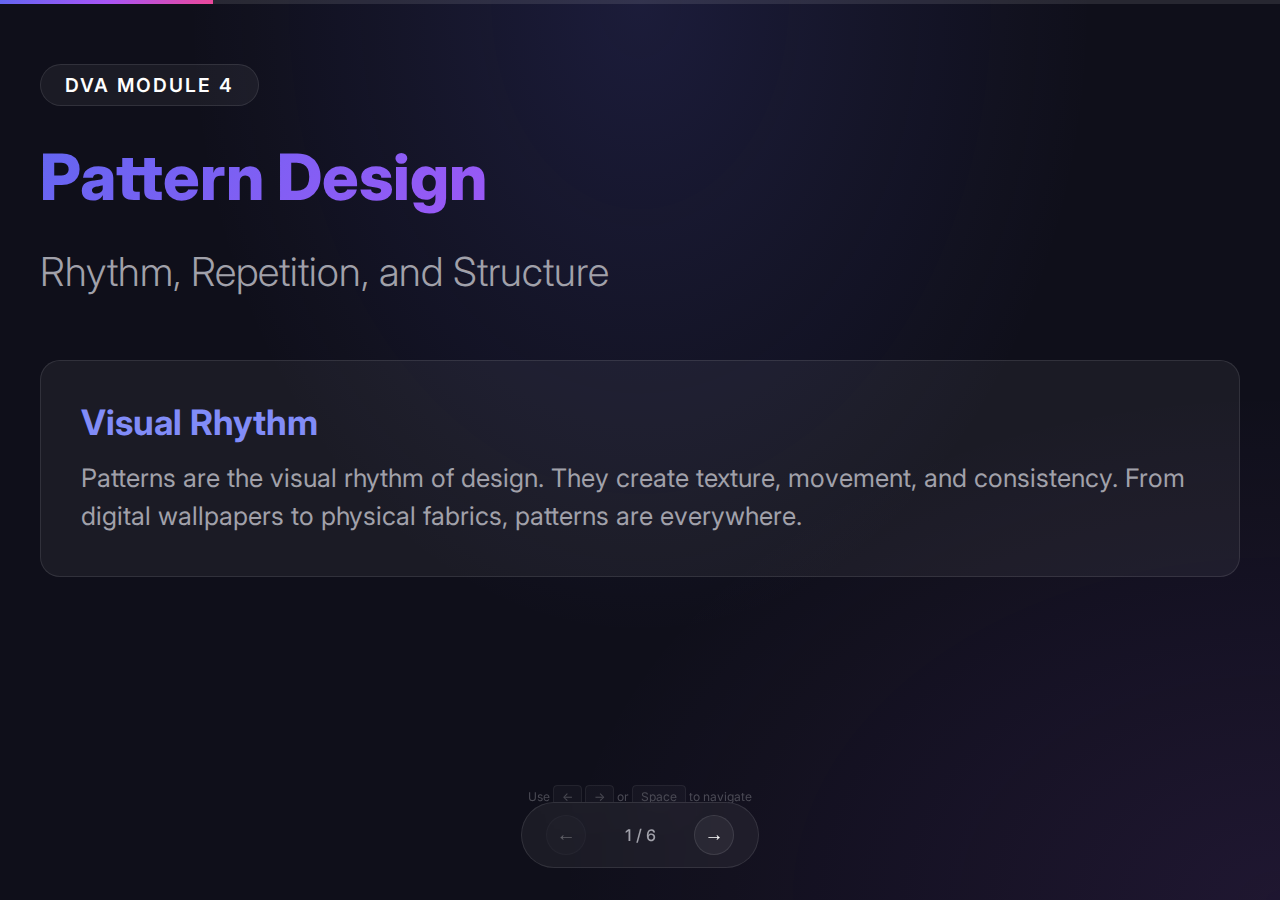
<file: module-4-pattern-design/pattern-design.html>
<!DOCTYPE html>
<html lang="en">

<head>
    <meta charset="UTF-8">
    <meta name="viewport" content="width=device-width, initial-scale=1.0">
    <title>Pattern Design | Digital Visual Arts</title>
    <link rel="preconnect" href="https://fonts.googleapis.com">
    <link rel="preconnect" href="https://fonts.gstatic.com" crossorigin>
    <link href="https://fonts.googleapis.com/css2?family=Inter:wght@300;400;500;600;700;800&display=swap"
        rel="stylesheet">
    <link rel="stylesheet" href="../assets/css/styles.css">
</head>

<body>
    <div class="progress-bar">
        <div class="progress-fill" id="progressFill"></div>
    </div>

    <div class="slides-container">
        <!-- Slide 1: Introduction -->
        <section class="slide title-slide">
            <div class="slide-content">
                <span class="tag">DVA Module 4</span>
                <h1 class="main-title gradient-text">Pattern Design</h1>
                <p class="subtitle">Rhythm, Repetition, and Structure</p>
                <div class="grid-container" style="margin-top: 4rem;">
                    <div class="card">
                        <h3>Visual Rhythm</h3>
                        <p>Patterns are the visual rhythm of design. They create texture, movement, and consistency.
                            From digital wallpapers to physical fabrics, patterns are everywhere.</p>
                    </div>
                </div>
            </div>
        </section>

        <!-- Slide 2: Types of Patterns -->
        <section class="slide">
            <div class="slide-content">
                <h2 class="main-title gradient-text">Patterns: Two Paths</h2>
                <div class="grid-container">
                    <div class="card">
                        <h3>Natural Patterns</h3>
                        <p>Inspired by organic life: leaves, waves, animal prints, and fluid movements. Focus on
                            <strong>Randomness</strong> and <strong>Softness</strong>.</p>
                    </div>
                    <div class="card">
                        <h3>Geometric Patterns</h3>
                        <p>Built from mathematical shapes: circles, squares, triangles, and tessellations. Focus on
                            <strong>Precision</strong> and <strong>Symmetry</strong>.</p>
                    </div>
                </div>
            </div>
        </section>

        <!-- Slide 3: Seamless Tiles -->
        <section class="slide">
            <div class="slide-content">
                <h2 class="main-title gradient-text">Tiling & Continuity</h2>
                <p class="subtitle">The Art of the Seamless</p>
                <div class="grid-container">
                    <div class="card">
                        <h3>The Technical Skill</h3>
                        <p>Creating a "Tile" that can be repeated infinitely without showing gaps or seams. A
                            fundamental skill for game backgrounds and textile design.</p>
                    </div>
                    <div class="card">
                        <h3>Concepts</h3>
                        <ul>
                            <li>Off-setting & Wrapping</li>
                            <li>Tessellation (Escher style)</li>
                            <li>Radial Repetition</li>
                        </ul>
                    </div>
                </div>
            </div>
        </section>

        <!-- Slide 4: Real-World Application -->
        <section class="slide">
            <div class="slide-content">
                <h2 class="main-title gradient-text">Digital & Physical</h2>
                <p class="subtitle">Where Patterns Live</p>
                <div class="grid-container">
                    <div class="card">
                        <h3>Digital</h3>
                        <p>Website backgrounds, app UI textures, and branding elements.</p>
                    </div>
                    <div class="card">
                        <h3>Physical</h3>
                        <p>Gift wraps, clothing, interior wallpapers, and packaging.</p>
                    </div>
                </div>
            </div>
        </section>

        <!-- Slide 5: Performance Tasks -->
        <section class="slide">
            <div class="slide-content">
                <h2 class="main-title gradient-text">Module Tasks</h2>
                <div class="grid-container">
                    <div class="card">
                        <h3>Task 1: Nature Pattern</h3>
                        <p>Create a seamless pattern inspired by an organic source.</p>
                    </div>
                    <div class="card">
                        <h3>Task 2: Geometric Pattern</h3>
                        <p>Design a mathematically precise geometric tessellation.</p>
                    </div>
                    <div class="card">
                        <h3>Task 3: Application</h3>
                        <p>Apply your pattern to a digital wallpaper template.</p>
                    </div>
                </div>
            </div>
        </section>

        <!-- Slide 6: Summary -->
        <section class="slide">
            <div class="slide-content">
                <h2 class="main-title gradient-text">Summary</h2>
                <div class="grid-container">
                    <div class="card">
                        <h3>Moving to Packaging</h3>
                        <p>How do patterns wrap around objects? We'll find out in <strong>Module 5: Packaging
                                Design</strong>.</p>
                    </div>
                </div>
                <div style="margin-top: 3rem; text-align: center;">
                    <a href="../index.html" class="tag" style="text-decoration: none;">Back to Hub</a>
                </div>
            </div>
        </section>
    </div>

    <!-- Navigation Hub -->
    <div class="slide-nav">
        <button class="nav-btn" id="prevBtn" aria-label="Previous Slide">←</button>
        <div class="slide-counter" id="slideCounter">1 / 6</div>
        <button class="nav-btn" id="nextBtn" aria-label="Next Slide">→</button>
    </div>

    <div class="keyboard-hint">Use <kbd>←</kbd> <kbd>→</kbd> or <kbd>Space</kbd> to navigate</div>

    <script src="../assets/js/script.js"></script>
</body>

</html>
</file>
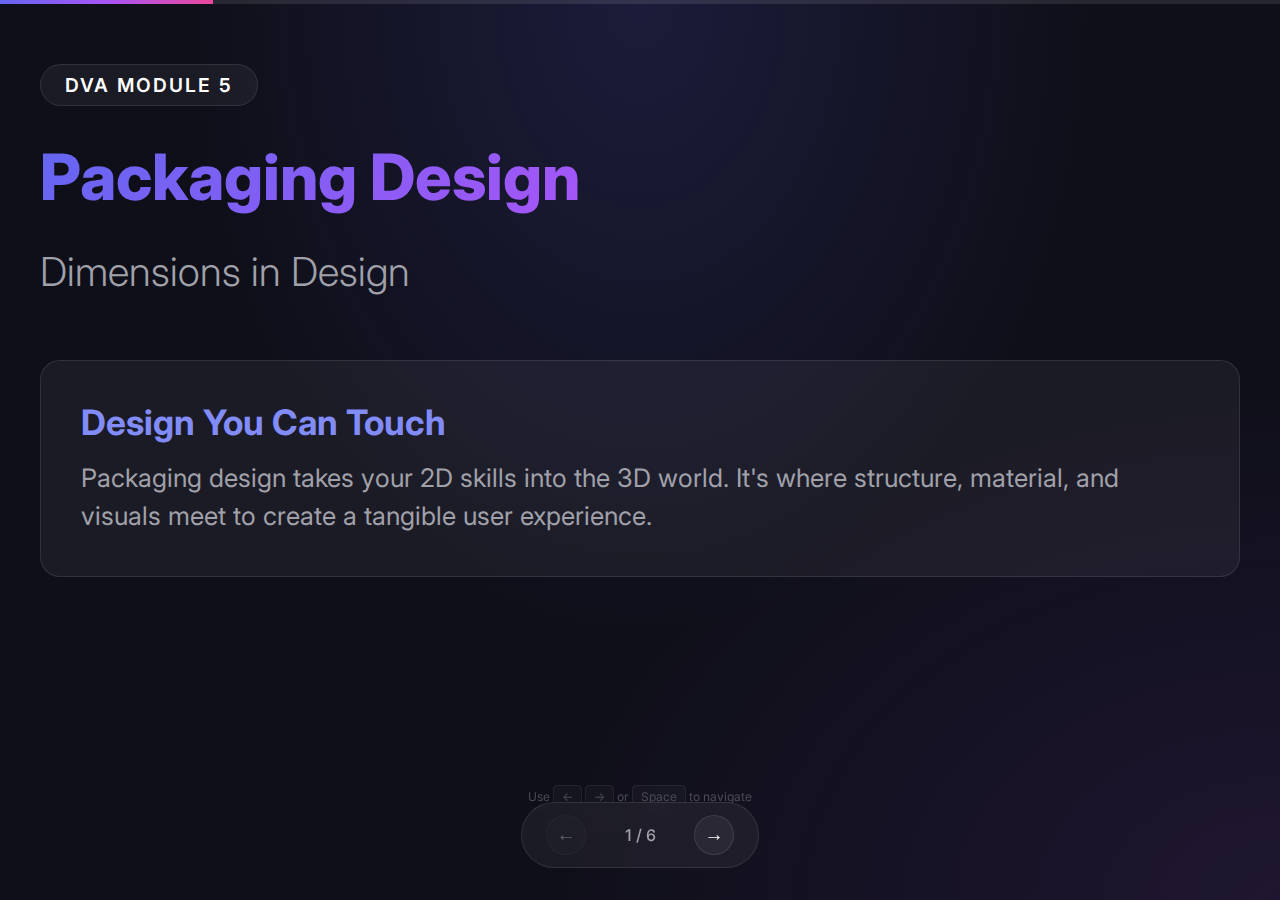
<file: module-5-packaging-design/packaging-design.html>
<!DOCTYPE html>
<html lang="en">

<head>
    <meta charset="UTF-8">
    <meta name="viewport" content="width=device-width, initial-scale=1.0">
    <title>Packaging Design | Digital Visual Arts</title>
    <link rel="preconnect" href="https://fonts.googleapis.com">
    <link rel="preconnect" href="https://fonts.gstatic.com" crossorigin>
    <link href="https://fonts.googleapis.com/css2?family=Inter:wght@300;400;500;600;700;800&display=swap"
        rel="stylesheet">
    <link rel="stylesheet" href="../assets/css/styles.css">
</head>

<body>
    <div class="progress-bar">
        <div class="progress-fill" id="progressFill"></div>
    </div>

    <div class="slides-container">
        <!-- Slide 1: Introduction -->
        <section class="slide title-slide">
            <div class="slide-content">
                <span class="tag">DVA Module 5</span>
                <h1 class="main-title gradient-text">Packaging Design</h1>
                <p class="subtitle">Dimensions in Design</p>
                <div class="grid-container" style="margin-top: 4rem;">
                    <div class="card">
                        <h3>Design You Can Touch</h3>
                        <p>Packaging design takes your 2D skills into the 3D world. It's where structure, material, and
                            visuals meet to create a tangible user experience.</p>
                    </div>
                </div>
            </div>
        </section>

        <!-- Slide 2: The Net/Dieline -->
        <section class="slide">
            <div class="slide-content">
                <h2 class="main-title gradient-text">The Anatomy of a Box</h2>
                <p class="subtitle">Dielines and "The Net"</p>
                <div class="grid-container">
                    <div class="card">
                        <h3>The Dieline</h3>
                        <p>A 2D layout of a 3D package, indicating where to cut (solid lines) and where to fold (dotted
                            lines).</p>
                    </div>
                    <div class="card">
                        <h3>Key Elements</h3>
                        <ul>
                            <li>Primary Display Panel</li>
                            <li>Flaps & Glue Tabs</li>
                            <li>Bled (printing past the cut)</li>
                        </ul>
                    </div>
                </div>
            </div>
        </section>

        <!-- Slide 3: Surface Design -->
        <section class="slide">
            <div class="slide-content">
                <h2 class="main-title gradient-text">Visual Hierarchy in 3D</h2>
                <p class="subtitle">Communicating from Every Angle</p>
                <div class="grid-container">
                    <div class="card">
                        <h3>Shelf Appeal</h3>
                        <p>How does the product stand out among competitors? Use bold colors and clear branding on the
                            front panel.</p>
                    </div>
                    <div class="card">
                        <h3>Informational Design</h3>
                        <p>Back panels for ingredients, instructions, and barcodes. Hierarchy is key to making this data
                            readable.</p>
                    </div>
                </div>
            </div>
        </section>

        <!-- Slide 4: Prototype to Reality -->
        <section class="slide">
            <div class="slide-content">
                <h2 class="main-title gradient-text">Digital to Physical</h2>
                <p class="subtitle">Prototyping Your Work</p>
                <div class="grid-container">
                    <div class="card">
                        <h3>Digital Mockups</h3>
                        <p>Using 3D software or Photoshop templates to see the design on a virtual product.</p>
                    </div>
                    <div class="card">
                        <h3>Physical Prototypes</h3>
                        <p>Printing, cutting, and folding your design to test the physical structure and scale.</p>
                    </div>
                </div>
            </div>
        </section>

        <!-- Slide 5: Performance Tasks -->
        <section class="slide">
            <div class="slide-content">
                <h2 class="main-title gradient-text">Module Tasks</h2>
                <div class="grid-container">
                    <div class="card">
                        <h3>Task 1: The Redesign</h3>
                        <p>Choose an existing commercial package and redesign its visuals.</p>
                    </div>
                    <div class="card">
                        <h3>Task 2: Build the Box</h3>
                        <p>Construct a physical prototype of your redesigned package.</p>
                    </div>
                </div>
                <blockquote style="margin-top: 3rem;">
                    "Packaging is essentially a theatre. It is a story told to the consumer."
                </blockquote>
            </div>
        </section>

        <!-- Slide 6: Summary -->
        <section class="slide">
            <div class="slide-content">
                <h2 class="main-title gradient-text">Midterm Conclusion</h2>
                <div class="grid-container">
                    <div class="card">
                        <h3>Up Next</h3>
                        <p>We'll apply all Midterm skills (Type, Pattern, Packaging) to real-world <strong>Department
                                Projects</strong>.</p>
                    </div>
                </div>
                <div style="margin-top: 3rem; text-align: center;">
                    <a href="../index.html" class="tag" style="text-decoration: none;">Back to Hub</a>
                </div>
            </div>
        </section>
    </div>

    <!-- Navigation Hub -->
    <div class="slide-nav">
        <button class="nav-btn" id="prevBtn" aria-label="Previous Slide">←</button>
        <div class="slide-counter" id="slideCounter">1 / 6</div>
        <button class="nav-btn" id="nextBtn" aria-label="Next Slide">→</button>
    </div>

    <div class="keyboard-hint">Use <kbd>←</kbd> <kbd>→</kbd> or <kbd>Space</kbd> to navigate</div>

    <script src="../assets/js/script.js"></script>
</body>

</html>
</file>
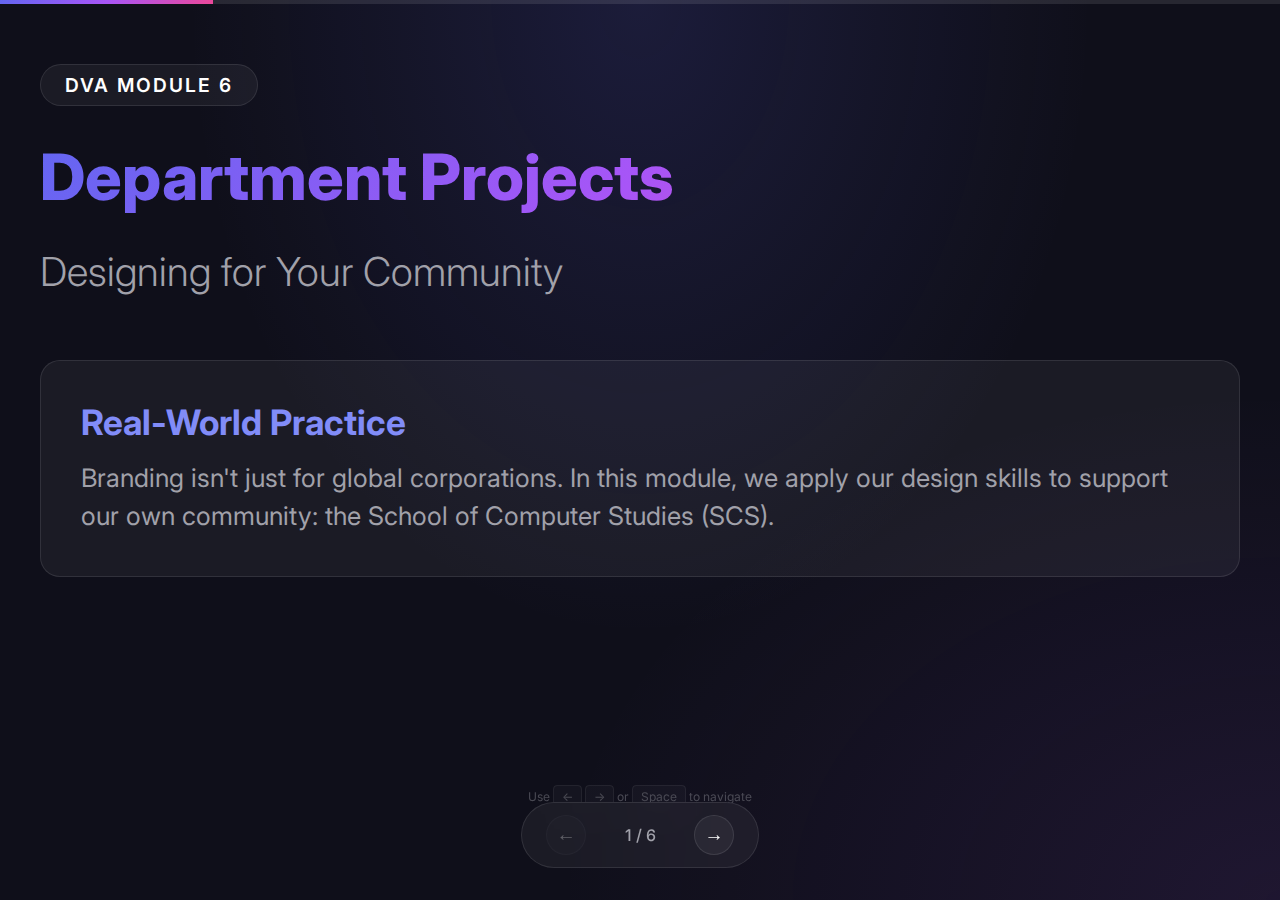
<file: module-6-department-projects/department-projects.html>
<!DOCTYPE html>
<html lang="en">

<head>
    <meta charset="UTF-8">
    <meta name="viewport" content="width=device-width, initial-scale=1.0">
    <title>Department Projects | Digital Visual Arts</title>
    <link rel="preconnect" href="https://fonts.googleapis.com">
    <link rel="preconnect" href="https://fonts.gstatic.com" crossorigin>
    <link href="https://fonts.googleapis.com/css2?family=Inter:wght@300;400;500;600;700;800&display=swap"
        rel="stylesheet">
    <link rel="stylesheet" href="../assets/css/styles.css">
</head>

<body>
    <div class="progress-bar">
        <div class="progress-fill" id="progressFill"></div>
    </div>

    <div class="slides-container">
        <!-- Slide 1: Introduction -->
        <section class="slide title-slide">
            <div class="slide-content">
                <span class="tag">DVA Module 6</span>
                <h1 class="main-title gradient-text">Department Projects</h1>
                <p class="subtitle">Designing for Your Community</p>
                <div class="grid-container" style="margin-top: 4rem;">
                    <div class="card">
                        <h3>Real-World Practice</h3>
                        <p>Branding isn't just for global corporations. In this module, we apply our design skills to
                            support our own community: the School of Computer Studies (SCS).</p>
                    </div>
                </div>
            </div>
        </section>

        <!-- Slide 2: SCS Branding -->
        <section class="slide">
            <div class="slide-content">
                <h2 class="main-title gradient-text">Branding the SCS</h2>
                <p class="subtitle">The T-Shirt Design Challenge</p>
                <div class="grid-container">
                    <div class="card">
                        <h3>Identity Elements</h3>
                        <p>How do we represent "Computer Studies" visually? Code, circuits, or abstract innovation?
                            We'll design the official SCS T-shirt.</p>
                    </div>
                    <div class="card">
                        <h3>Constraint Design</h3>
                        <ul>
                            <li>Limited Color Palettes</li>
                            <li>Screen Printing Requirements</li>
                            <li>Legibility from Distance</li>
                        </ul>
                    </div>
                </div>
            </div>
        </section>

        <!-- Slide 3: Event Promotion -->
        <section class="slide">
            <div class="slide-content">
                <h2 class="main-title gradient-text">SCS Week Poster</h2>
                <p class="subtitle">Promotion & Energy</p>
                <div class="grid-container">
                    <div class="card">
                        <h3>Event Identity</h3>
                        <p>Creating posters that generate excitement and provide essential information for SCS Week. A
                            mix of typography and impactful graphics.</p>
                    </div>
                    <div class="card">
                        <h3>The Check-list</h3>
                        <ul>
                            <li>Date, Time, Venue</li>
                            <li>Dynamic Imagery</li>
                            <li>Consistent Department Colors</li>
                        </ul>
                    </div>
                </div>
            </div>
        </section>

        <!-- Slide 4: Group Outcome -->
        <section class="slide">
            <div class="slide-content">
                <h2 class="main-title gradient-text">The SCS Digital Gallery</h2>
                <p class="subtitle">Collaboration & Exhibition</p>
                <div class="grid-container">
                    <div class="card">
                        <h3>Virtual Exhibition</h3>
                        <p>A group-based project to curate all design outputs into a virtual exhibition. This is the
                            Midterm Outcome!</p>
                    </div>
                    <div class="card">
                        <h3>Skills Developed</h3>
                        <ul>
                            <li>Curation</li>
                            <li>Peer Feedback</li>
                            <li>Presentation Layout</li>
                        </ul>
                    </div>
                </div>
            </div>
        </section>

        <!-- Slide 5: Performance Tasks -->
        <section class="slide">
            <div class="slide-content">
                <h2 class="main-title gradient-text">Module Tasks</h2>
                <div class="grid-container">
                    <div class="card">
                        <h3>Task 1: T-Shirt Design</h3>
                        <p>Design a 2-color printable T-shirt graphic for SCS.</p>
                    </div>
                    <div class="card">
                        <h3>Task 2: Week Poster</h3>
                        <p>Design an A3 promotional poster for an SCS event.</p>
                    </div>
                    <div class="card">
                        <h3>Task 3: Gallery</h3>
                        <p>Collaborate on the virtual exhibition of Midterm work.</p>
                    </div>
                </div>
            </div>
        </section>

        <!-- Slide 6: Summary -->
        <section class="slide">
            <div class="slide-content">
                <h2 class="main-title gradient-text">Summary</h2>
                <div class="grid-container">
                    <div class="card">
                        <h3>Final Phase</h3>
                        <p>We move from community projects to full brand creation in <strong>Module 7: Branding & Logo
                                Design</strong>.</p>
                    </div>
                </div>
                <div style="margin-top: 3rem; text-align: center;">
                    <a href="../index.html" class="tag" style="text-decoration: none;">Back to Hub</a>
                </div>
            </div>
        </section>
    </div>

    <!-- Navigation Hub -->
    <div class="slide-nav">
        <button class="nav-btn" id="prevBtn" aria-label="Previous Slide">←</button>
        <div class="slide-counter" id="slideCounter">1 / 6</div>
        <button class="nav-btn" id="nextBtn" aria-label="Next Slide">→</button>
    </div>

    <div class="keyboard-hint">Use <kbd>←</kbd> <kbd>→</kbd> or <kbd>Space</kbd> to navigate</div>

    <script src="../assets/js/script.js"></script>
</body>

</html>
</file>
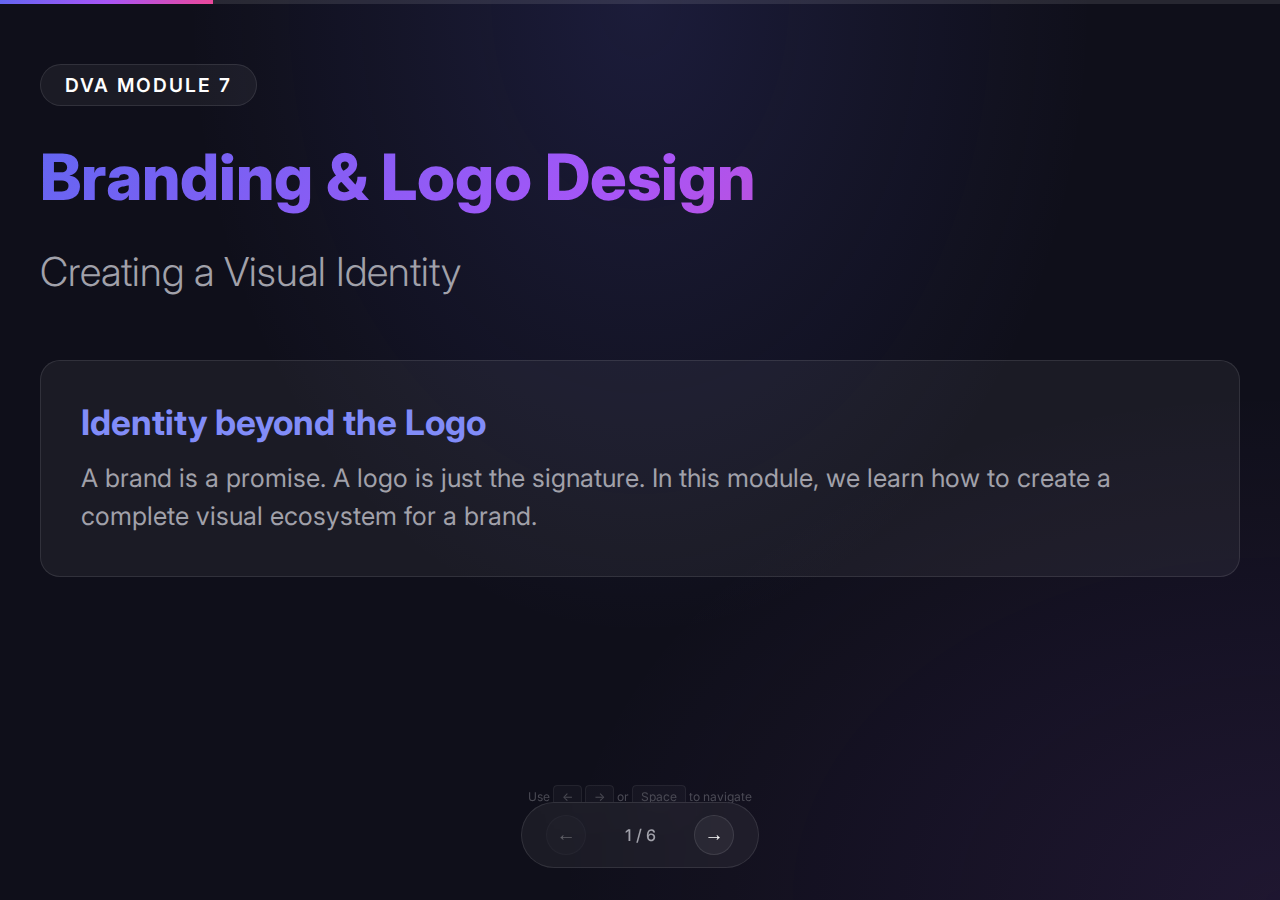
<file: module-7-branding-design/branding-design.html>
<!DOCTYPE html>
<html lang="en">

<head>
    <meta charset="UTF-8">
    <meta name="viewport" content="width=device-width, initial-scale=1.0">
    <title>Branding & Logo Design | Digital Visual Arts</title>
    <link rel="preconnect" href="https://fonts.googleapis.com">
    <link rel="preconnect" href="https://fonts.gstatic.com" crossorigin>
    <link href="https://fonts.googleapis.com/css2?family=Inter:wght@300;400;500;600;700;800&display=swap"
        rel="stylesheet">
    <link rel="stylesheet" href="../assets/css/styles.css">
</head>

<body>
    <div class="progress-bar">
        <div class="progress-fill" id="progressFill"></div>
    </div>

    <div class="slides-container">
        <!-- Slide 1: Introduction -->
        <section class="slide title-slide">
            <div class="slide-content">
                <span class="tag">DVA Module 7</span>
                <h1 class="main-title gradient-text">Branding & Logo Design</h1>
                <p class="subtitle">Creating a Visual Identity</p>
                <div class="grid-container" style="margin-top: 4rem;">
                    <div class="card">
                        <h3>Identity beyond the Logo</h3>
                        <p>A brand is a promise. A logo is just the signature. In this module, we learn how to create a
                            complete visual ecosystem for a brand.</p>
                    </div>
                </div>
            </div>
        </section>

        <!-- Slide 2: Logo Principles -->
        <section class="slide">
            <div class="slide-content">
                <h2 class="main-title gradient-text">Effective Logo Design</h2>
                <p class="subtitle">The Golden Rules</p>
                <div class="grid-container">
                    <div class="card">
                        <h3>Simplicity</h3>
                        <p>Can it be recognized in a split second? Can it be printed on a pen or a billboard?</p>
                    </div>
                    <div class="card">
                        <h3>Memorability</h3>
                        <p>Does it stand out? Will people remember it after seeing it once?</p>
                    </div>
                </div>
                <div class="grid-container" style="margin-top: 2rem;">
                    <div class="card">
                        <h3>Versatility</h3>
                        <p>Does it work in black and white? Does it scale well from 16px to 10ft?</p>
                    </div>
                </div>
            </div>
        </section>

        <!-- Slide 3: Brand Ecosystem -->
        <section class="slide">
            <div class="slide-content">
                <h2 class="main-title gradient-text">The Brand Identity</h2>
                <p class="subtitle">Beyond the Mark</p>
                <div class="grid-container">
                    <div class="card">
                        <h3>Color & Type</h3>
                        <p>Defining the "Brand Voice" through a specific color palette and typographic selection.</p>
                    </div>
                    <div class="card">
                        <h3>Brand Style Guide</h3>
                        <ul>
                            <li>Logo Usage Rules</li>
                            <li>Secondary Graphics</li>
                            <li>Imagery Style</li>
                        </ul>
                    </div>
                </div>
            </div>
        </section>

        <!-- Slide 4: Real-World Branding -->
        <section class="slide">
            <div class="slide-content">
                <h2 class="main-title gradient-text">Building a Brand</h2>
                <div class="grid-container">
                    <div class="card">
                        <h3>The Process</h3>
                        <ol style="text-align: left; margin-left: 2rem;">
                            <li>Research & Discovery</li>
                            <li>Sketching & Concepting</li>
                            <li>Refinement & Vectorizing</li>
                            <li>Delivery & Documentation</li>
                        </ol>
                    </div>
                </div>
            </div>
        </section>

        <!-- Slide 5: Performance Tasks -->
        <section class="slide">
            <div class="slide-content">
                <h2 class="main-title gradient-text">Module Tasks</h2>
                <div class="grid-container">
                    <div class="card">
                        <h3>Task 1: Logo Creation</h3>
                        <p>Design a unique logo for a fictional brand based on a provided brief.</p>
                    </div>
                    <div class="card">
                        <h3>Task 2: Identity Set</h3>
                        <p>Develop a Style Guide and a set of brand touchpoints (cards, letterheads).</p>
                    </div>
                </div>
                <blockquote style="margin-top: 3rem;">
                    "A brand for a company is like a reputation for a person. You earn reputation by trying to do hard
                    things well."
                </blockquote>
            </div>
        </section>

        <!-- Slide 6: Summary -->
        <section class="slide">
            <div class="slide-content">
                <h2 class="main-title gradient-text">Summary</h2>
                <div class="grid-container">
                    <div class="card">
                        <h3>Illustration Next</h3>
                        <p>Now that we can brand a company, let's learn how to draw its characters in <strong>Module 8:
                                Digital Illustration</strong>.</p>
                    </div>
                </div>
                <div style="margin-top: 3rem; text-align: center;">
                    <a href="../index.html" class="tag" style="text-decoration: none;">Back to Hub</a>
                </div>
            </div>
        </section>
    </div>

    <!-- Navigation Hub -->
    <div class="slide-nav">
        <button class="nav-btn" id="prevBtn" aria-label="Previous Slide">←</button>
        <div class="slide-counter" id="slideCounter">1 / 6</div>
        <button class="nav-btn" id="nextBtn" aria-label="Next Slide">→</button>
    </div>

    <div class="keyboard-hint">Use <kbd>←</kbd> <kbd>→</kbd> or <kbd>Space</kbd> to navigate</div>

    <script src="../assets/js/script.js"></script>
</body>

</html>
</file>
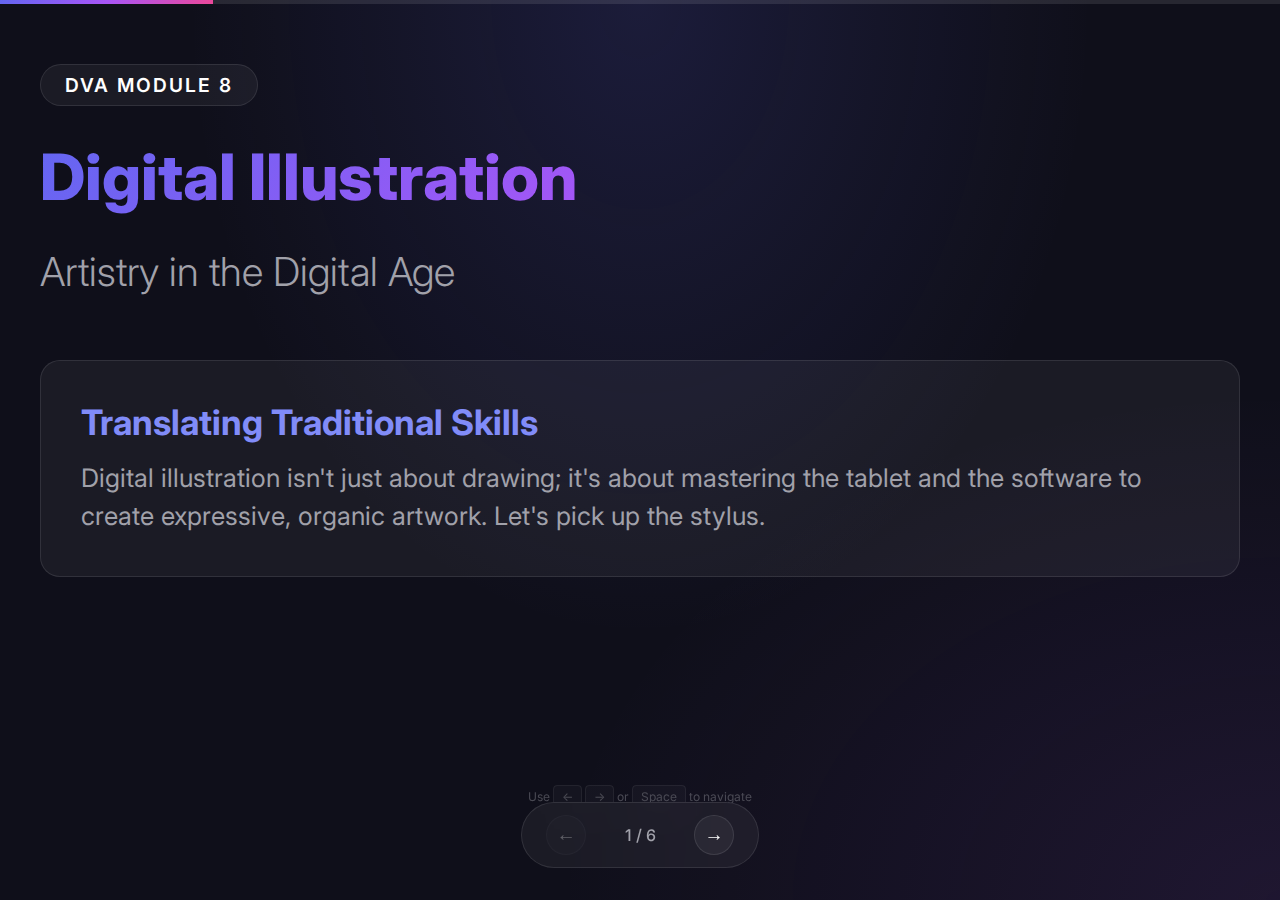
<file: module-8-digital-illustration/digital-illustration.html>
<!DOCTYPE html>
<html lang="en">

<head>
    <meta charset="UTF-8">
    <meta name="viewport" content="width=device-width, initial-scale=1.0">
    <title>Digital Illustration | Digital Visual Arts</title>
    <link rel="preconnect" href="https://fonts.googleapis.com">
    <link rel="preconnect" href="https://fonts.gstatic.com" crossorigin>
    <link href="https://fonts.googleapis.com/css2?family=Inter:wght@300;400;500;600;700;800&display=swap"
        rel="stylesheet">
    <link rel="stylesheet" href="../assets/css/styles.css">
</head>

<body>
    <div class="progress-bar">
        <div class="progress-fill" id="progressFill"></div>
    </div>

    <div class="slides-container">
        <!-- Slide 1: Introduction -->
        <section class="slide title-slide">
            <div class="slide-content">
                <span class="tag">DVA Module 8</span>
                <h1 class="main-title gradient-text">Digital Illustration</h1>
                <p class="subtitle">Artistry in the Digital Age</p>
                <div class="grid-container" style="margin-top: 4rem;">
                    <div class="card">
                        <h3>Translating Traditional Skills</h3>
                        <p>Digital illustration isn't just about drawing; it's about mastering the tablet and the
                            software to create expressive, organic artwork. Let's pick up the stylus.</p>
                    </div>
                </div>
            </div>
        </section>

        <!-- Slide 2: The Self-Portrait -->
        <section class="slide">
            <div class="slide-content">
                <h2 class="main-title gradient-text">The Self-Portrait</h2>
                <p class="subtitle">Observational Digital Drawing</p>
                <div class="grid-container">
                    <div class="card">
                        <h3>Technique Focus</h3>
                        <p>Learning how to use pressure sensitivity, line weight, and digital blending to capture your
                            own likeness.</p>
                    </div>
                    <div class="card">
                        <h3>Key Steps</h3>
                        <ul>
                            <li>Under-sketching</li>
                            <li>Line Art & Inking</li>
                            <li>Values & Shading</li>
                        </ul>
                    </div>
                </div>
            </div>
        </section>

        <!-- Slide 3: Character Design -->
        <section class="slide">
            <div class="slide-content">
                <h2 class="main-title gradient-text">Character Design</h2>
                <p class="subtitle">Manga & Comic Styles</p>
                <div class="grid-container">
                    <div class="card">
                        <h3>Style exploration</h3>
                        <p>Understanding anatomy, posing, and exaggerated features in popular comic and manga styles.
                            Designing original characters.</p>
                    </div>
                    <div class="card">
                        <h3>Design Elements</h3>
                        <ul>
                            <li>Silhouette Strength</li>
                            <li>Costume & Prop Logic</li>
                            <li>Emotional Expression</li>
                        </ul>
                    </div>
                </div>
            </div>
        </section>

        <!-- Slide 4: Color & Lighting -->
        <section class="slide">
            <div class="slide-content">
                <h2 class="main-title gradient-text">Rendering Your Art</h2>
                <div class="grid-container">
                    <div class="card">
                        <h3>The Layer Stack</h3>
                        <p>Using Clipping Masks and Layer Modes (Multiply, Overlay) to add professional lighting and
                            shadows without destroying your original lines.</p>
                    </div>
                </div>
            </div>
        </section>

        <!-- Slide 5: Performance Tasks -->
        <section class="slide">
            <div class="slide-content">
                <h2 class="main-title gradient-text">Module Tasks</h2>
                <div class="grid-container">
                    <div class="card">
                        <h3>Task 1: Self-Portrait</h3>
                        <p>Create a realistic digital self-portrait using a reference photo.</p>
                    </div>
                    <div class="card">
                        <h3>Task 2: Character OC</h3>
                        <p>Design and render an Original Character (OC) in a comic style.</p>
                    </div>
                </div>
            </div>
        </section>

        <!-- Slide 6: Summary -->
        <section class="slide">
            <div class="slide-content">
                <h2 class="main-title gradient-text">Summary</h2>
                <div class="grid-container">
                    <div class="card">
                        <h3>Mechanical Focus</h3>
                        <p>From organic characters to complex machines: our final challenge is <strong>Module 9: Mecha
                                Design</strong>.</p>
                    </div>
                </div>
                <div style="margin-top: 3rem; text-align: center;">
                    <a href="../index.html" class="tag" style="text-decoration: none;">Back to Hub</a>
                </div>
            </div>
        </section>
    </div>

    <!-- Navigation Hub -->
    <div class="slide-nav">
        <button class="nav-btn" id="prevBtn" aria-label="Previous Slide">←</button>
        <div class="slide-counter" id="slideCounter">1 / 6</div>
        <button class="nav-btn" id="nextBtn" aria-label="Next Slide">→</button>
    </div>

    <div class="keyboard-hint">Use <kbd>←</kbd> <kbd>→</kbd> or <kbd>Space</kbd> to navigate</div>

    <script src="../assets/js/script.js"></script>
</body>

</html>
</file>
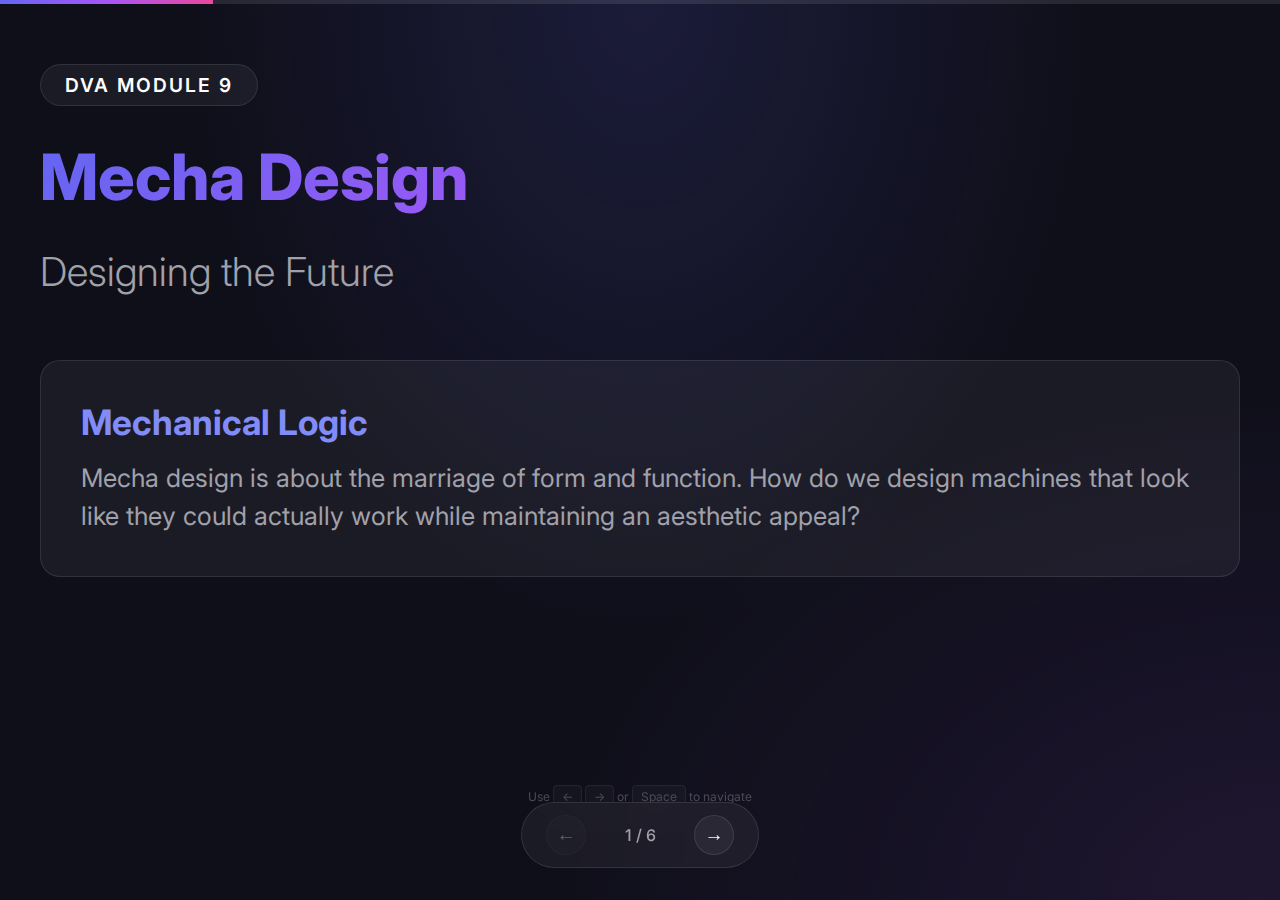
<file: module-9-mecha-design/mecha-design.html>
<!DOCTYPE html>
<html lang="en">

<head>
    <meta charset="UTF-8">
    <meta name="viewport" content="width=device-width, initial-scale=1.0">
    <title>Mecha Design | Digital Visual Arts</title>
    <link rel="preconnect" href="https://fonts.googleapis.com">
    <link rel="preconnect" href="https://fonts.gstatic.com" crossorigin>
    <link href="https://fonts.googleapis.com/css2?family=Inter:wght@300;400;500;600;700;800&display=swap"
        rel="stylesheet">
    <link rel="stylesheet" href="../assets/css/styles.css">
</head>

<body>
    <div class="progress-bar">
        <div class="progress-fill" id="progressFill"></div>
    </div>

    <div class="slides-container">
        <!-- Slide 1: Introduction -->
        <section class="slide title-slide">
            <div class="slide-content">
                <span class="tag">DVA Module 9</span>
                <h1 class="main-title gradient-text">Mecha Design</h1>
                <p class="subtitle">Designing the Future</p>
                <div class="grid-container" style="margin-top: 4rem;">
                    <div class="card">
                        <h3>Mechanical Logic</h3>
                        <p>Mecha design is about the marriage of form and function. How do we design machines that look
                            like they could actually work while maintaining an aesthetic appeal?</p>
                    </div>
                </div>
            </div>
        </section>

        <!-- Slide 2: Structural Foundation -->
        <section class="slide">
            <div class="slide-content">
                <h2 class="main-title gradient-text">Hard Surface Design</h2>
                <p class="subtitle">Planes & Joints</p>
                <div class="grid-container">
                    <div class="card">
                        <h3>Joint Mechanics</h3>
                        <p>Understanding pivot points, hydraulics, and range of motion. If it can't move, it's not a
                            machine!</p>
                    </div>
                    <div class="card">
                        <h3>Paneling</h3>
                        <ul>
                            <li>Armor Plating</li>
                            <li>Visible Wiring</li>
                            <li>Greebles (adding small details for scale)</li>
                        </ul>
                    </div>
                </div>
            </div>
        </section>

        <!-- Slide 3: Silhouette & Scale -->
        <section class="slide">
            <div class="slide-content">
                <h2 class="main-title gradient-text">Proportions and Stance</h2>
                <p class="subtitle">The Giant Robot Identity</p>
                <div class="grid-container">
                    <div class="card">
                        <h3>Scale Indicators</h3>
                        <p>Using tiny details like ladders, cockpit windows, or textures to communicate that a machine
                            is 50 feet tall.</p>
                    </div>
                    <div class="card">
                        <h3>The Stance</h3>
                        <ul>
                            <li>Weight Distribution</li>
                            <li>Dynamic Center of Gravity</li>
                            <li>Combat Ready Posing</li>
                        </ul>
                    </div>
                </div>
            </div>
        </section>

        <!-- Slide 4: Real-World Inspiration -->
        <section class="slide">
            <div class="slide-content">
                <h2 class="main-title gradient-text">Industrial Reference</h2>
                <div class="grid-container">
                    <div class="card">
                        <h3>Borrowed Logic</h3>
                        <p>Looking at real tanks, jets, and construction equipment to ground your science fiction
                            designs in reality.</p>
                    </div>
                </div>
            </div>
        </section>

        <!-- Slide 5: Performance Tasks -->
        <section class="slide">
            <div class="slide-content">
                <h2 class="main-title gradient-text">Final Tasks</h2>
                <div class="grid-container">
                    <div class="card">
                        <h3>Task 1: Mecha Sketch</h3>
                        <p>Draft a functional mecha concept highlighting its movement joints.</p>
                    </div>
                    <div class="card">
                        <h3>Task 2: Final Render</h3>
                        <p>A fully rendered mecha illustration in a dramatic environment.</p>
                    </div>
                </div>
                <blockquote style="margin-top: 3rem;">
                    "In mecha design, the details are the story."
                </blockquote>
            </div>
        </section>

        <!-- Slide 6: The Coffee Table Book -->
        <section class="slide">
            <div class="slide-content">
                <h2 class="main-title gradient-text">The End of the Road</h2>
                <p class="subtitle">Finalizing Your Portfolio</p>
                <div class="grid-container">
                    <div class="card">
                        <h3>Your Legacy</h3>
                        <p>It's time to compile everything! All results from Modules 1-9 go into your final
                            <strong>Coffee Table Book</strong>.</p>
                    </div>
                </div>
                <div style="margin-top: 3rem; text-align: center;">
                    <a href="../index.html" class="tag" style="text-decoration: none;">Back to Hub</a>
                </div>
            </div>
        </section>
    </div>

    <!-- Navigation Hub -->
    <div class="slide-nav">
        <button class="nav-btn" id="prevBtn" aria-label="Previous Slide">←</button>
        <div class="slide-counter" id="slideCounter">1 / 6</div>
        <button class="nav-btn" id="nextBtn" aria-label="Next Slide">→</button>
    </div>

    <div class="keyboard-hint">Use <kbd>←</kbd> <kbd>→</kbd> or <kbd>Space</kbd> to navigate</div>

    <script src="../assets/js/script.js"></script>
</body>

</html>
</file>
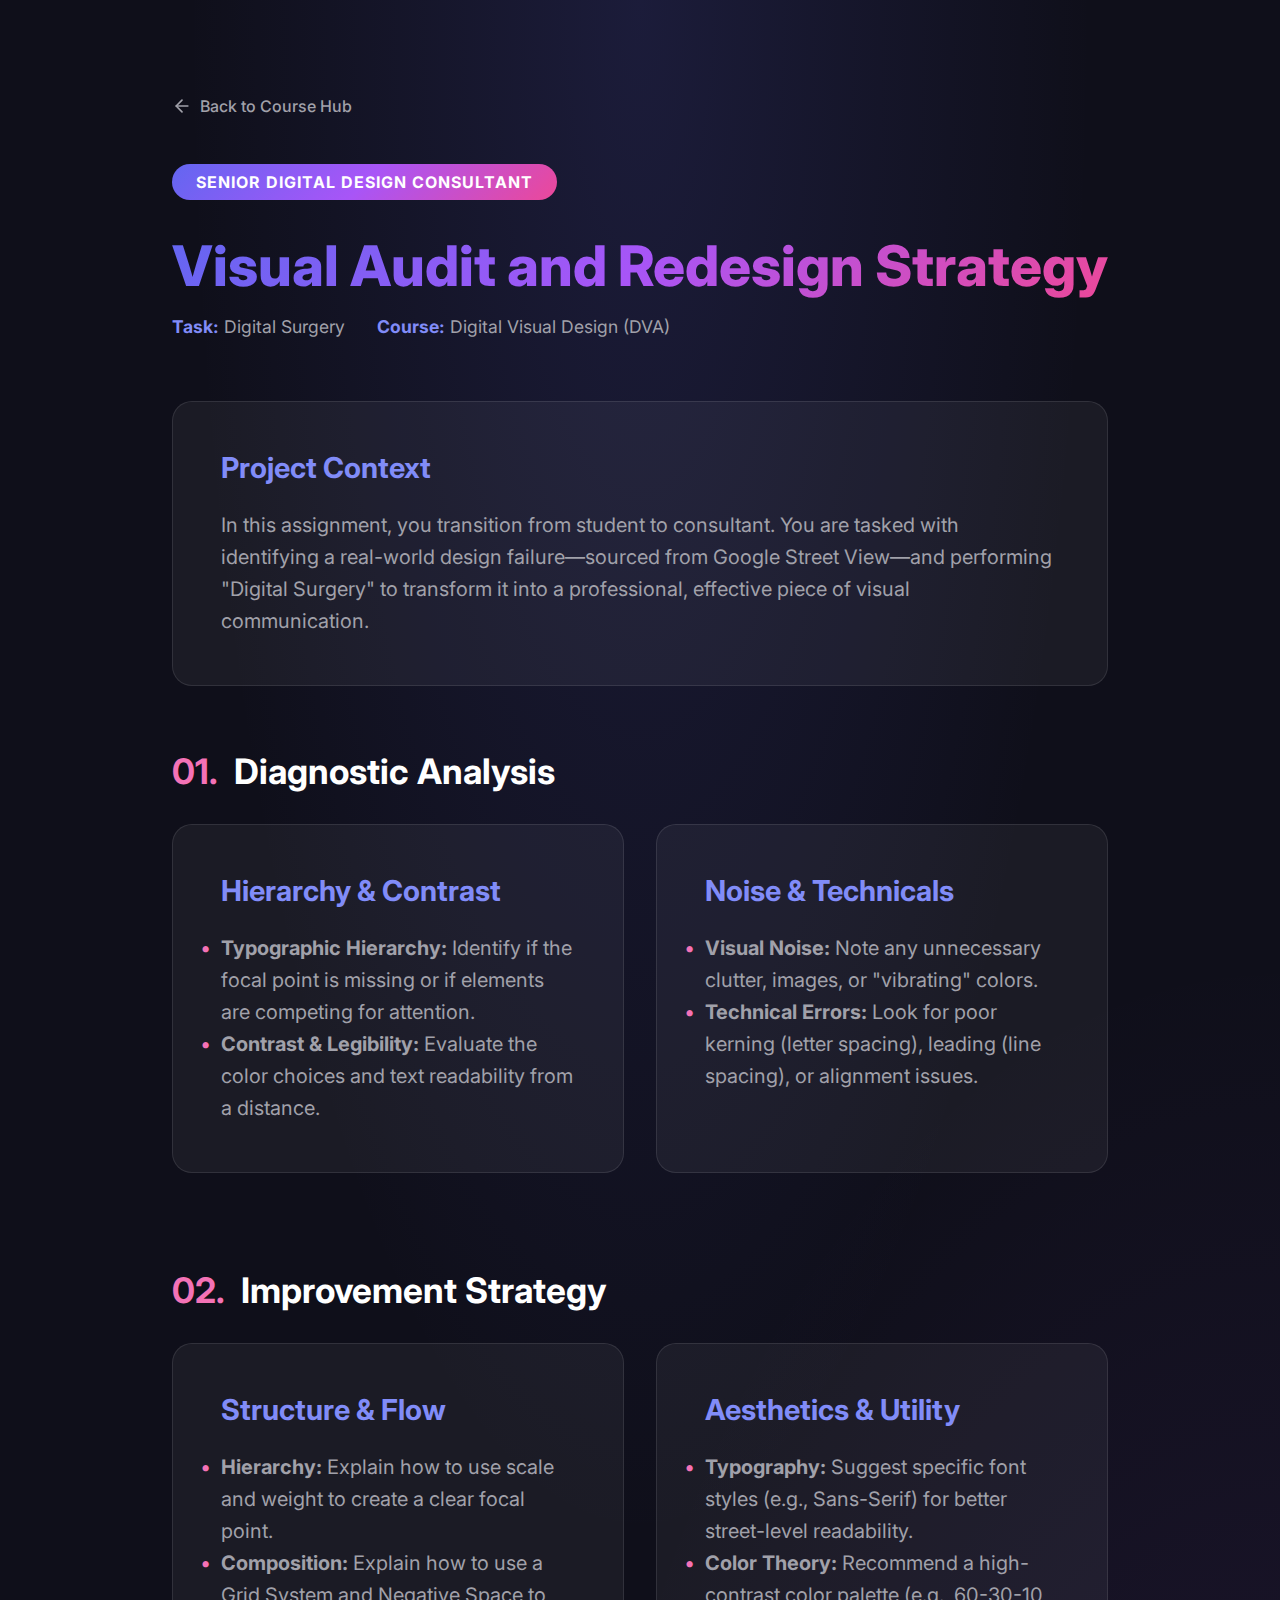
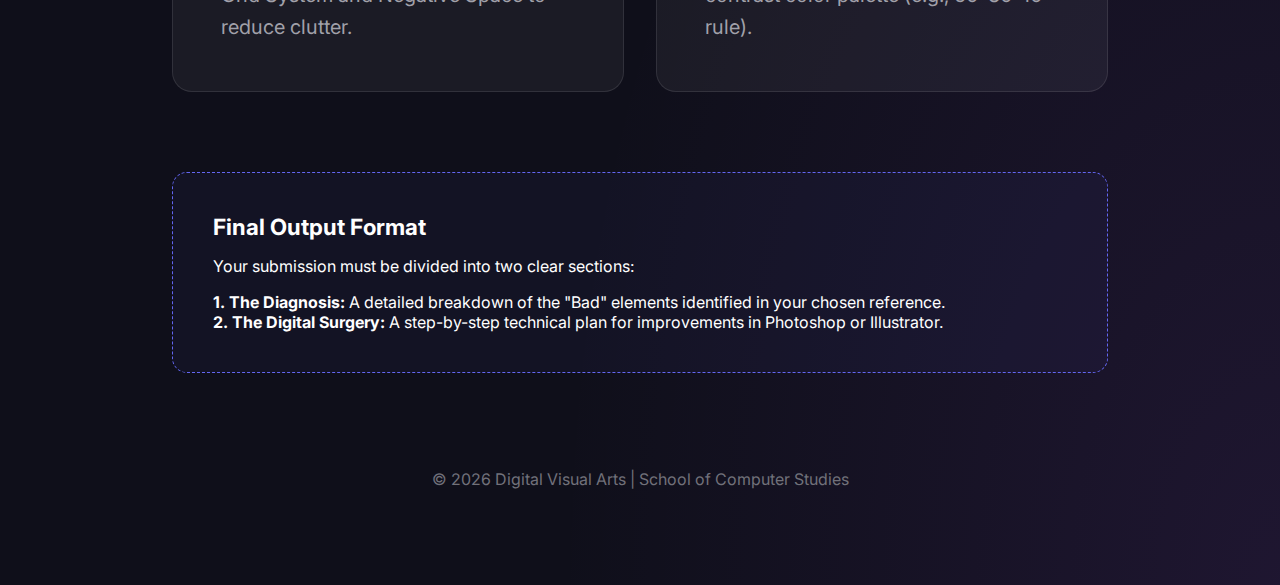
<file: assignments/assignment-1/assignment-1.html>
<!DOCTYPE html>
<html lang="en">

<head>
    <meta charset="UTF-8">
    <meta name="viewport" content="width=device-width, initial-scale=1.0">
    <title>Assignment 1: Visual Audit & Redesign | Digital Visual Arts</title>
    <link rel="preconnect" href="https://fonts.googleapis.com">
    <link rel="preconnect" href="https://fonts.gstatic.com" crossorigin>
    <link href="https://fonts.googleapis.com/css2?family=Inter:wght@300;400;500;600;700;800&display=swap"
        rel="stylesheet">
    <link rel="stylesheet" href="../../assets/css/styles.css">
    <style>
        .assignment-container {
            max-width: 1000px;
            margin: 0 auto;
            padding: 6rem 2rem;
        }

        .role-badge {
            display: inline-block;
            padding: 0.5rem 1.5rem;
            border-radius: 100px;
            background: var(--gradient-1);
            color: white;
            font-size: 1rem;
            font-weight: 700;
            text-transform: uppercase;
            letter-spacing: 1px;
            margin-bottom: 2rem;
        }

        .assignment-header h1 {
            font-size: 3.5rem;
            font-weight: 800;
            margin-bottom: 1rem;
        }

        .assignment-meta {
            display: flex;
            gap: 2rem;
            color: var(--text-secondary);
            font-size: 1.1rem;
            margin-bottom: 4rem;
        }

        .assignment-meta strong {
            color: var(--primary-light);
        }

        .section-title {
            font-size: 2.2rem;
            font-weight: 700;
            margin: 4rem 0 2rem;
            display: flex;
            align-items: center;
            gap: 1rem;
        }

        .section-title span {
            color: var(--accent);
        }

        .instruction-card {
            background: var(--glass-bg);
            border: 1px solid var(--glass-border);
            border-radius: 20px;
            padding: 3rem;
            margin-bottom: 2rem;
            transition: all 0.3s ease;
        }

        .instruction-card:hover {
            border-color: var(--primary);
        }

        .instruction-card h3 {
            font-size: 1.8rem;
            color: var(--primary-light);
            margin-bottom: 1.5rem;
        }

        .instruction-card p,
        .instruction-card li {
            font-size: 1.25rem;
            line-height: 1.6;
            color: var(--text-secondary);
        }

        .instruction-card ul {
            list-style: none;
            margin-top: 1rem;
        }

        .instruction-card li::before {
            content: "•";
            color: var(--accent);
            font-weight: bold;
            display: inline-block;
            width: 1em;
            margin-left: -1em;
        }

        .output-format {
            background: rgba(99, 102, 241, 0.05);
            border: 1px dashed var(--primary);
            padding: 2.5rem;
            border-radius: 15px;
            margin-top: 3rem;
        }

        .output-format h4 {
            font-size: 1.4rem;
            margin-bottom: 1rem;
            color: var(--text-primary);
        }

        .back-link {
            display: inline-flex;
            align-items: center;
            gap: 0.5rem;
            color: var(--text-secondary);
            text-decoration: none;
            font-weight: 500;
            margin-bottom: 3rem;
            transition: color 0.2s;
        }

        .back-link:hover {
            color: var(--text-primary);
        }
    </style>
</head>

<body>
    <div class="assignment-container">
        <a href="../../index.html" class="back-link">
            <svg width="20" height="20" viewBox="0 0 24 24" fill="none" stroke="currentColor" stroke-width="2"
                stroke-linecap="round" stroke-linejoin="round">
                <line x1="19" y1="12" x2="5" y2="12"></line>
                <polyline points="12 19 5 12 12 5"></polyline>
            </svg>
            Back to Course Hub
        </a>

        <header class="assignment-header">
            <div class="role-badge">Senior Digital Design Consultant</div>
            <h1 class="gradient-text">Visual Audit and Redesign Strategy</h1>
            <div class="assignment-meta">
                <span><strong>Task:</strong> Digital Surgery</span>
                <span><strong>Course:</strong> Digital Visual Design (DVA)</span>
            </div>
        </header>

        <section>
            <div class="instruction-card">
                <h3>Project Context</h3>
                <p>In this assignment, you transition from student to consultant. You are tasked with identifying a
                    real-world design failure—sourced from Google Street View—and performing "Digital Surgery" to
                    transform it into a professional, effective piece of visual communication.</p>
            </div>
        </section>

        <h2 class="section-title"><span>01.</span> Diagnostic Analysis</h2>
        <section class="grid-container"
            style="grid-template-columns: repeat(auto-fit, minmax(400px, 1fr)); margin-top: 0;">
            <div class="instruction-card">
                <h3>Hierarchy & Contrast</h3>
                <ul>
                    <li><strong>Typographic Hierarchy:</strong> Identify if the focal point is missing or if elements
                        are competing for attention.</li>
                    <li><strong>Contrast & Legibility:</strong> Evaluate the color choices and text readability from a
                        distance.</li>
                </ul>
            </div>
            <div class="instruction-card">
                <h3>Noise & Technicals</h3>
                <ul>
                    <li><strong>Visual Noise:</strong> Note any unnecessary clutter, images, or "vibrating" colors.</li>
                    <li><strong>Technical Errors:</strong> Look for poor kerning (letter spacing), leading (line
                        spacing), or alignment issues.</li>
                </ul>
            </div>
        </section>

        <h2 class="section-title"><span>02.</span> Improvement Strategy</h2>
        <section class="grid-container"
            style="grid-template-columns: repeat(auto-fit, minmax(400px, 1fr)); margin-top: 0;">
            <div class="instruction-card">
                <h3>Structure & Flow</h3>
                <ul>
                    <li><strong>Hierarchy:</strong> Explain how to use scale and weight to create a clear focal point.
                    </li>
                    <li><strong>Composition:</strong> Explain how to use a Grid System and Negative Space to reduce
                        clutter.</li>
                </ul>
            </div>
            <div class="instruction-card">
                <h3>Aesthetics & Utility</h3>
                <ul>
                    <li><strong>Typography:</strong> Suggest specific font styles (e.g., Sans-Serif) for better
                        street-level readability.</li>
                    <li><strong>Color Theory:</strong> Recommend a high-contrast color palette (e.g., 60-30-10 rule).
                    </li>
                </ul>
            </div>
        </section>

        <section class="output-format">
            <h4>Final Output Format</h4>
            <p>Your submission must be divided into two clear sections:</p>
            <ul style="list-style: none; margin-top: 1rem;">
                <li><strong>1. The Diagnosis:</strong> A detailed breakdown of the "Bad" elements identified in your
                    chosen reference.</li>
                <li><strong>2. The Digital Surgery:</strong> A step-by-step technical plan for improvements in Photoshop
                    or Illustrator.</li>
            </ul>
        </section>

        <footer style="margin-top: 6rem; text-align: center; color: var(--text-muted);">
            <p>&copy; 2026 Digital Visual Arts | School of Computer Studies</p>
        </footer>
    </div>
</body>

</html>
</file>
<file: assets/css/styles.css>
/* Base Styles & Variables */
:root {
    --primary: #6366f1;
    --primary-light: #818cf8;
    --primary-dark: #4f46e5;
    --accent: #f472b6;
    --accent-dark: #ec4899;
    --bg-dark: #0f0f1a;
    --bg-card: #1a1a2e;
    --bg-card-hover: #252542;
    --text-primary: #ffffff;
    --text-secondary: #a1a1aa;
    --text-muted: #71717a;
    --success: #10b981;
    --warning: #f59e0b;
    --error: #ef4444;
    --gradient-1: linear-gradient(135deg, #6366f1 0%, #a855f7 50%, #ec4899 100%);
    --gradient-2: linear-gradient(135deg, #06b6d4 0%, #3b82f6 100%);
    --glass-bg: rgba(255, 255, 255, 0.05);
    --glass-border: rgba(255, 255, 255, 0.1);
}

*,
*::before,
*::after {
    box-sizing: border-box;
    margin: 0;
    padding: 0;
}

html {
    font-size: 16px;
    scroll-behavior: smooth;
}

body {
    font-family: 'Inter', -apple-system, BlinkMacSystemFont, sans-serif;
    background: var(--bg-dark);
    color: var(--text-primary);
    min-height: 100vh;
    overflow-x: hidden;
    background-image: radial-gradient(ellipse at 50% 0%, rgba(99, 102, 241, 0.15) 0%, transparent 50%),
        radial-gradient(ellipse at 100% 100%, rgba(168, 85, 247, 0.1) 0%, transparent 40%);
}

/* Progress Bar */
.progress-bar {
    position: fixed;
    top: 0;
    left: 0;
    width: 100%;
    height: 4px;
    background: rgba(255, 255, 255, 0.1);
    z-index: 1000;
}

.progress-fill {
    height: 100%;
    width: 0%;
    background: var(--gradient-1);
    transition: width 0.3s ease;
}

/* Navigation */
.slide-nav {
    position: fixed;
    bottom: 2rem;
    left: 50%;
    transform: translateX(-50%);
    display: flex;
    align-items: center;
    gap: 1.5rem;
    background: var(--glass-bg);
    backdrop-filter: blur(20px);
    padding: 0.75rem 1.5rem;
    border-radius: 100px;
    border: 1px solid var(--glass-border);
    z-index: 100;
}

.nav-btn {
    width: 40px;
    height: 40px;
    border-radius: 50%;
    background: var(--glass-bg);
    border: 1px solid var(--glass-border);
    color: var(--text-primary);
    cursor: pointer;
    display: flex;
    align-items: center;
    justify-content: center;
    font-size: 1.2rem;
    transition: all 0.2s ease;
}

.nav-btn:hover {
    background: var(--primary);
    border-color: var(--primary);
    transform: scale(1.1);
}

.slide-counter {
    font-size: 1rem;
    color: var(--text-secondary);
    font-weight: 500;
    min-width: 60px;
    text-align: center;
}

/* Keyboard Hint */
.keyboard-hint {
    position: fixed;
    bottom: 6rem;
    left: 50%;
    transform: translateX(-50%);
    font-size: 0.75rem;
    color: var(--text-muted);
    opacity: 0.6;
}

kbd {
    background: var(--glass-bg);
    padding: 0.2rem 0.5rem;
    border-radius: 4px;
    border: 1px solid var(--glass-border);
    font-family: inherit;
}

/* Slides Container */
.slides-container {
    width: 100vw;
    height: 100vh;
    position: relative;
}

.slide {
    position: absolute;
    top: 0;
    left: 0;
    width: 100%;
    height: 100%;
    display: flex;
    align-items: flex-start;
    justify-content: center;
    padding: 4rem 2rem 10rem 2rem;
    overflow-y: auto;
    overflow-x: hidden;
    opacity: 0;
    visibility: hidden;
    transform: translateX(50px);
    transition: all 0.5s cubic-bezier(0.4, 0, 0.2, 1);
}

.slide.active {
    opacity: 1;
    visibility: visible;
    transform: translateX(0);
}

.slide.prev {
    transform: translateX(-50px);
}

.slide-content {
    max-width: 1200px;
    width: 100%;
}

/* Common Classes */
.gradient-text {
    background: var(--gradient-1);
    -webkit-background-clip: text;
    -webkit-text-fill-color: transparent;
    background-clip: text;
}

.tag {
    display: inline-block;
    padding: 0.5rem 1.5rem;
    border-radius: 100px;
    background: var(--glass-bg);
    border: 1px solid var(--glass-border);
    font-size: 1.2rem;
    font-weight: 600;
    letter-spacing: 2px;
    text-transform: uppercase;
    margin-bottom: 2rem;
}

/* Hub Page Specific */
.home-container {
    max-width: 1100px;
    margin: 0 auto;
    padding: 6rem 2rem 4rem 2rem;
}

.home-header {
    text-align: center;
    margin-bottom: 5rem;
}

.home-header h1 {
    font-size: 4rem;
    font-weight: 800;
    margin-bottom: 1.5rem;
}

.course-description {
    font-size: 1.8rem;
    color: var(--text-secondary);
    max-width: 800px;
    margin: 0 auto;
}

.curriculum-grid {
    display: grid;
    grid-template-columns: repeat(auto-fit, minmax(320px, 1fr));
    gap: 2.5rem;
}

.module-card {
    background: var(--glass-bg);
    border: 1px solid var(--glass-border);
    border-radius: 24px;
    padding: 2.5rem;
    transition: all 0.4s cubic-bezier(0.4, 0, 0.2, 1);
    text-decoration: none;
    color: inherit;
    display: flex;
    flex-direction: column;
    gap: 1.2rem;
    position: relative;
    overflow: hidden;
    backdrop-filter: blur(10px);
}

.module-card:hover {
    transform: translateY(-12px);
    border-color: var(--primary);
    background: rgba(255, 255, 255, 0.08);
    box-shadow: 0 20px 40px rgba(0, 0, 0, 0.4);
}

.module-status {
    font-size: 0.8rem;
    font-weight: 700;
    text-transform: uppercase;
    letter-spacing: 1.5px;
    color: var(--primary-light);
    background: rgba(99, 102, 241, 0.15);
    padding: 0.5rem 1rem;
    border-radius: 100px;
    width: fit-content;
}

.module-card h2 {
    font-size: 2.4rem;
    display: flex;
    align-items: center;
    gap: 1rem;
}

.module-card p {
    color: var(--text-secondary);
    font-size: 1.6rem;
    line-height: 1.6;
}

.module-footer {
    margin-top: auto;
    display: flex;
    align-items: center;
    gap: 0.8rem;
    font-weight: 600;
    color: var(--primary);
    font-size: 1.4rem;
}

.module-footer svg {
    transition: transform 0.3s ease;
}

.module-card:hover .module-footer svg {
    transform: translateX(8px);
}

/* Slide Content Styling */
.main-title {
    font-size: 4rem;
    font-weight: 800;
    margin-bottom: 2rem;
}

.subtitle {
    font-size: 2.5rem;
    color: var(--text-secondary);
    font-weight: 300;
}

.grid-container {
    display: grid;
    grid-template-columns: repeat(auto-fit, minmax(300px, 1fr));
    gap: 2rem;
    margin-top: 3rem;
}

.card {
    background: var(--glass-bg);
    border: 1px solid var(--glass-border);
    padding: 2.5rem;
    border-radius: 20px;
    transition: all 0.3s ease;
}

.card:hover {
    background: var(--bg-card-hover);
    transform: translateY(-5px);
}

.card h3 {
    font-size: 2.2rem;
    margin-bottom: 1rem;
    color: var(--primary-light);
}

.card p, .card li {
    font-size: 1.6rem;
    color: var(--text-secondary);
    line-height: 1.5;
}

.card ul {
    list-style: none;
    margin-top: 1rem;
}

.card li::before {
    content: "→";
    margin-right: 0.8rem;
    color: var(--primary);
}

blockquote {
    font-style: italic;
    color: var(--text-secondary);
    padding: 2rem 3rem;
    border-left: 5px solid var(--accent);
    background: var(--glass-bg);
    border-radius: 0 20px 20px 0;
    font-size: 2rem;
    margin: 3rem 0;
}
</file>
